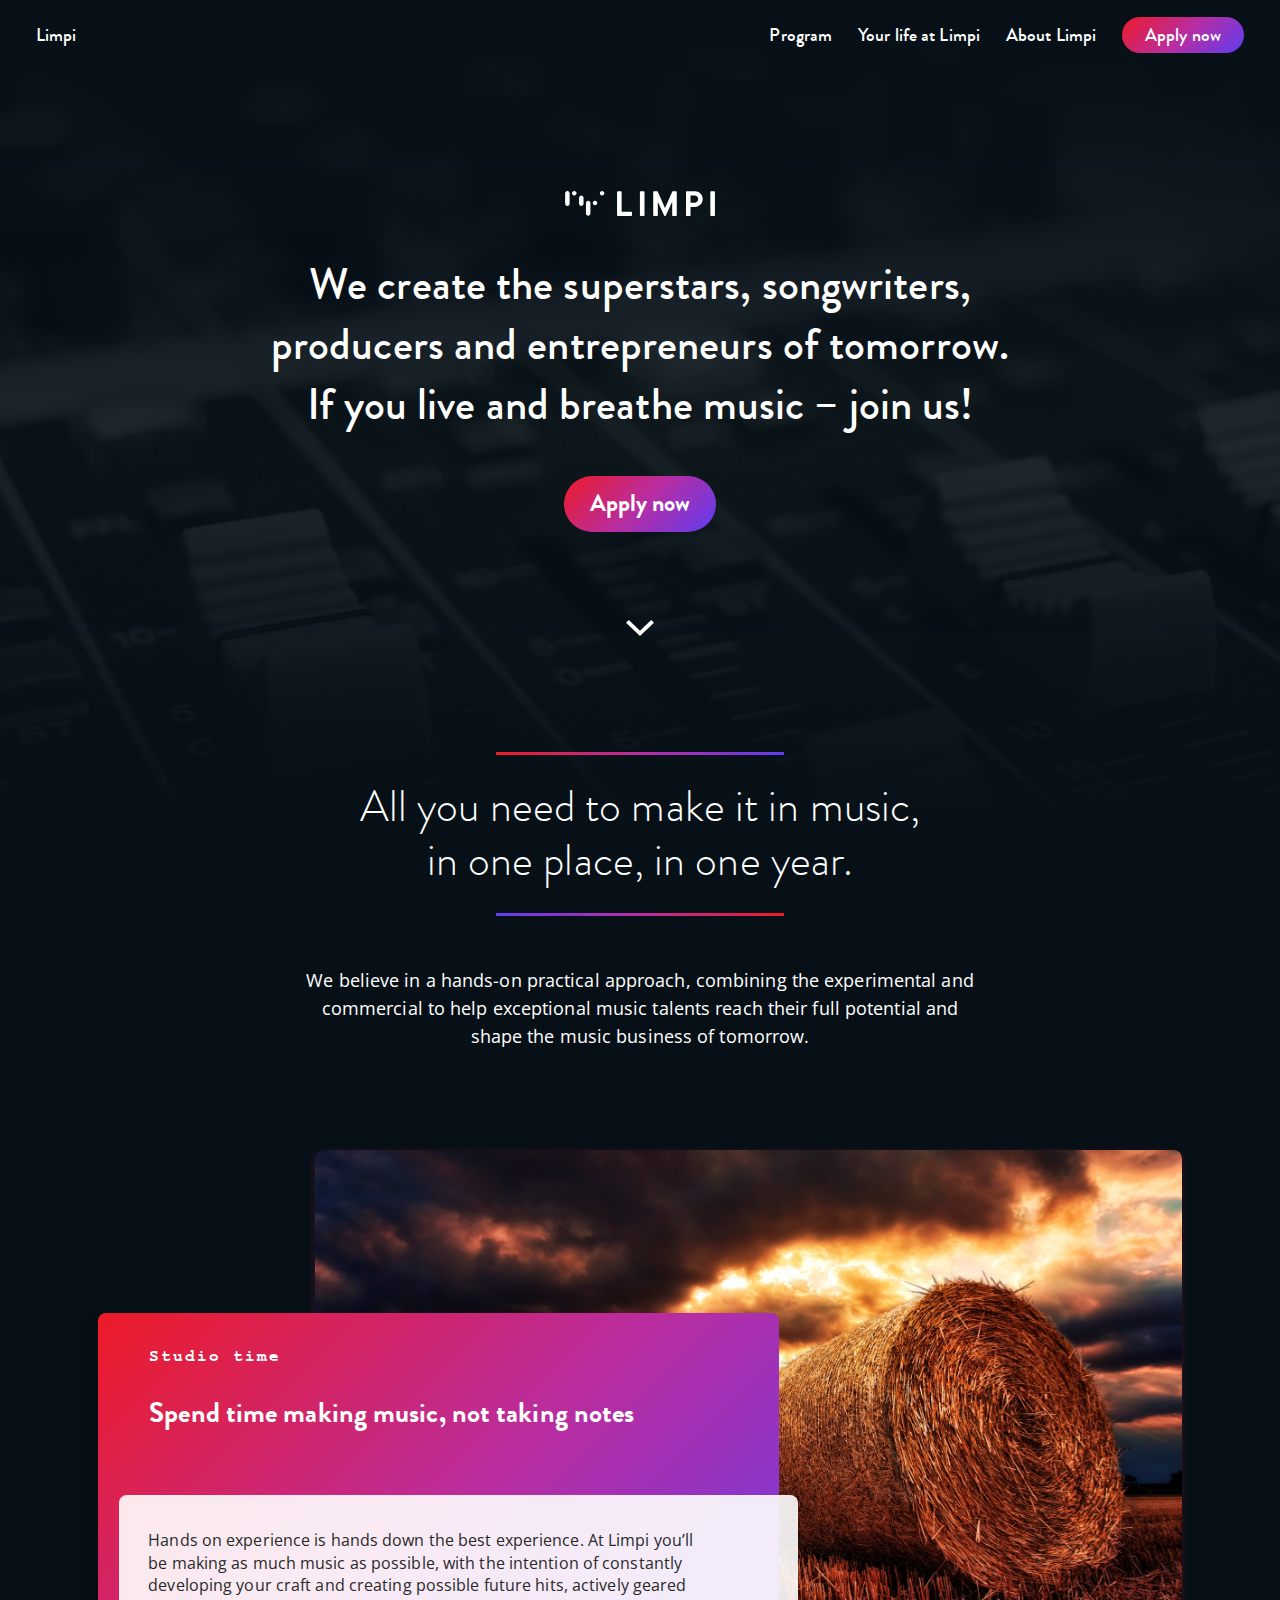
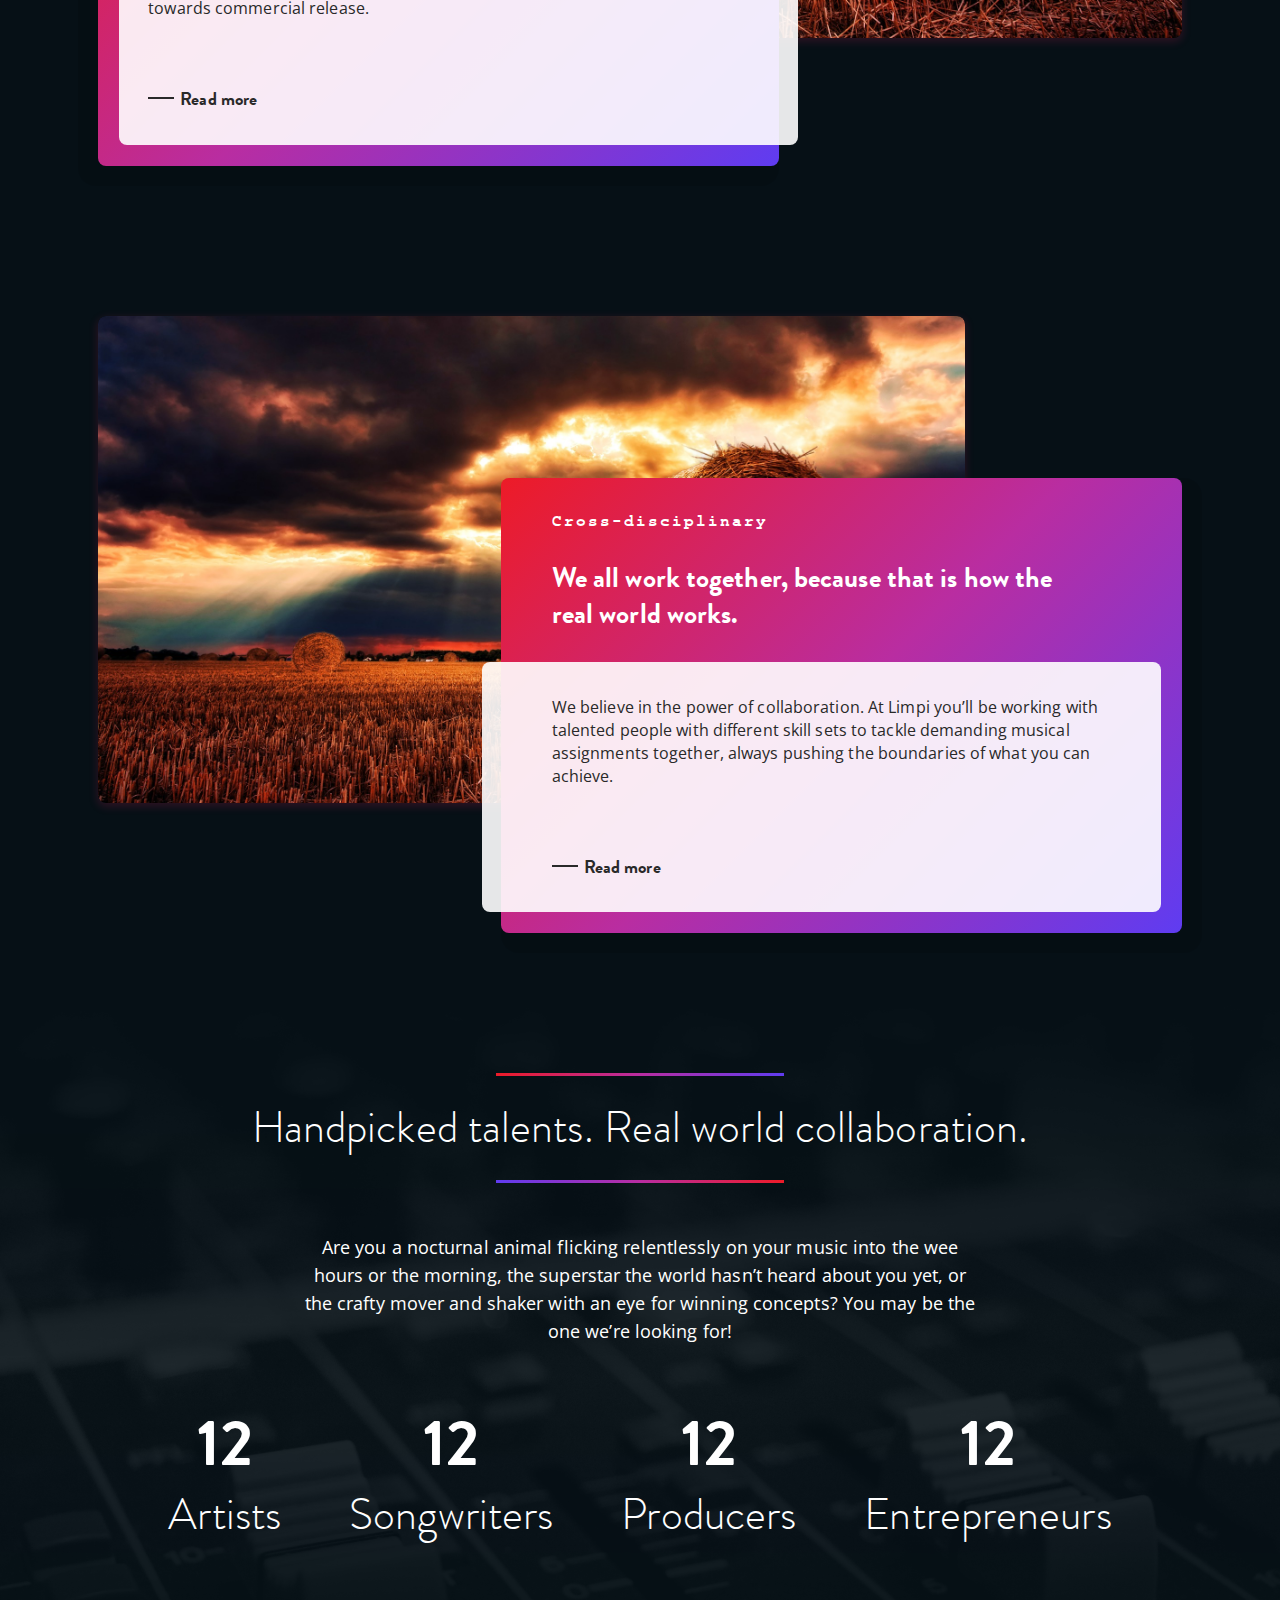
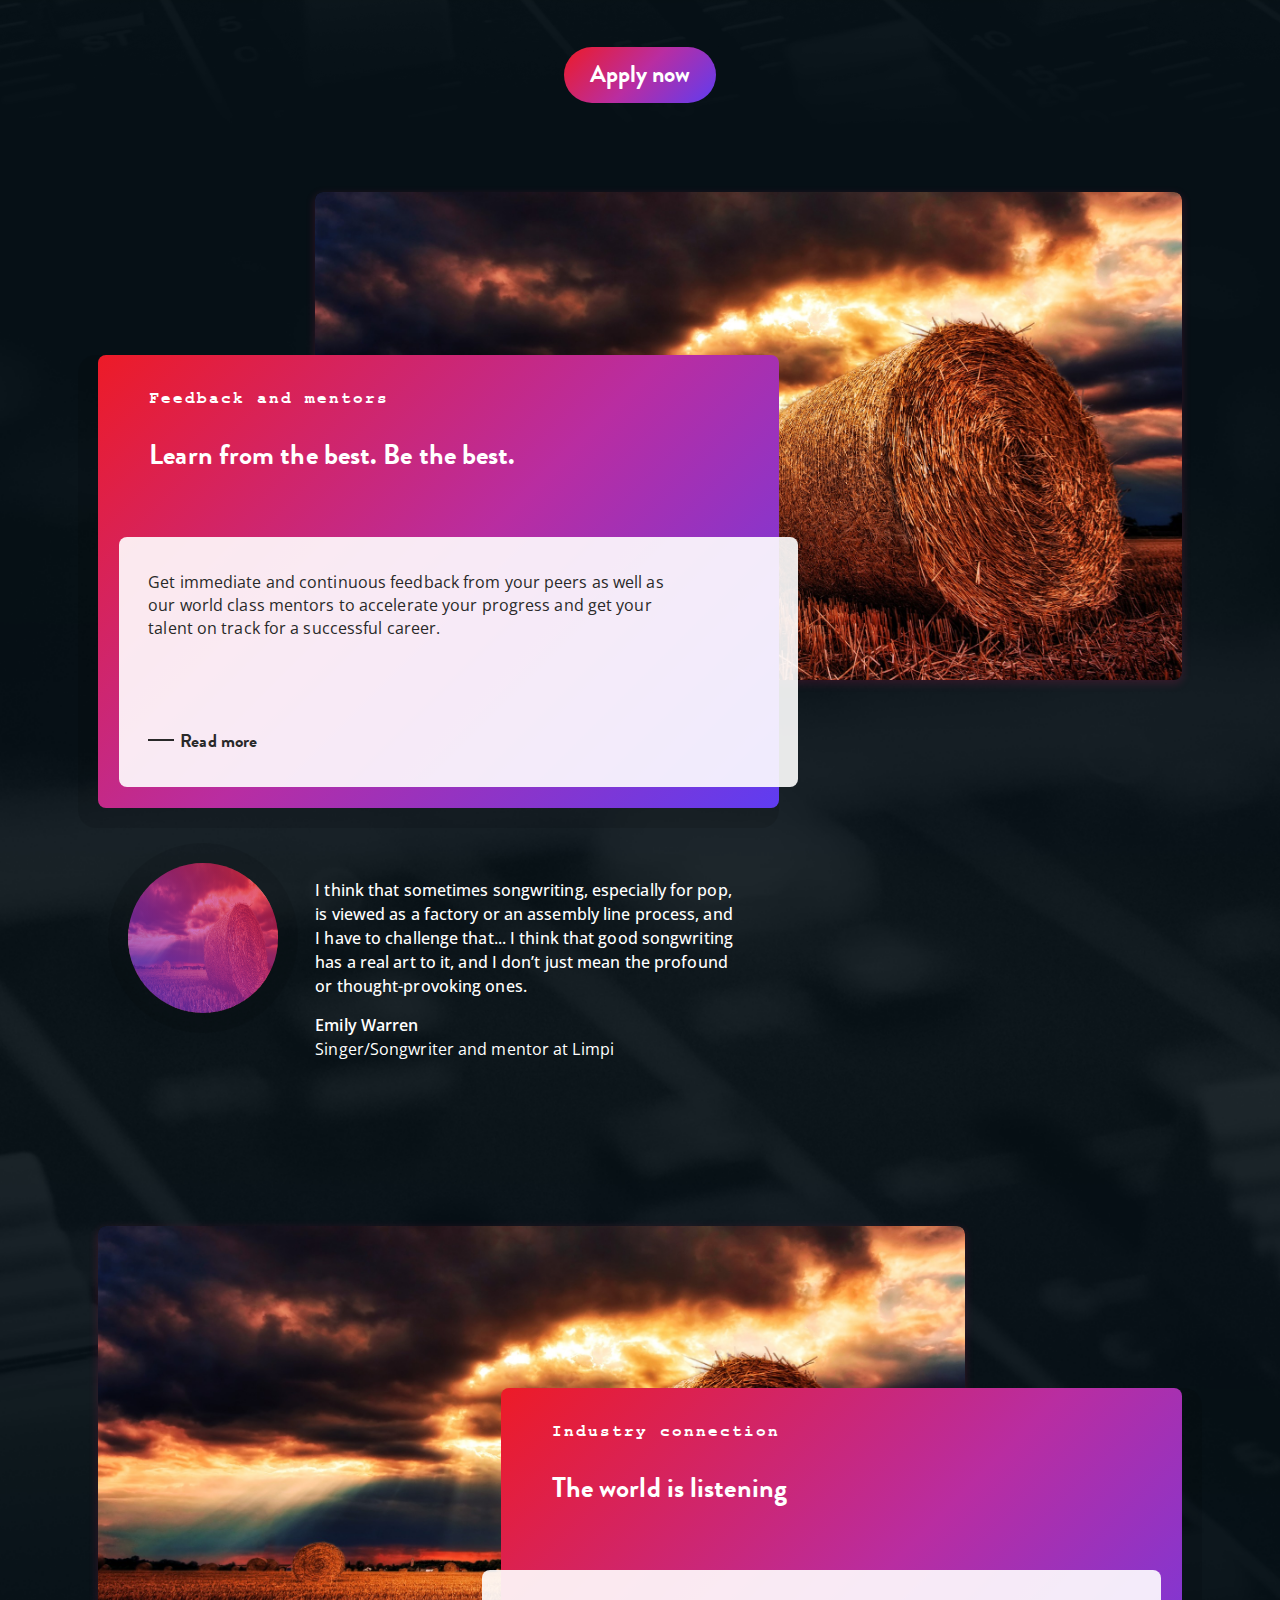
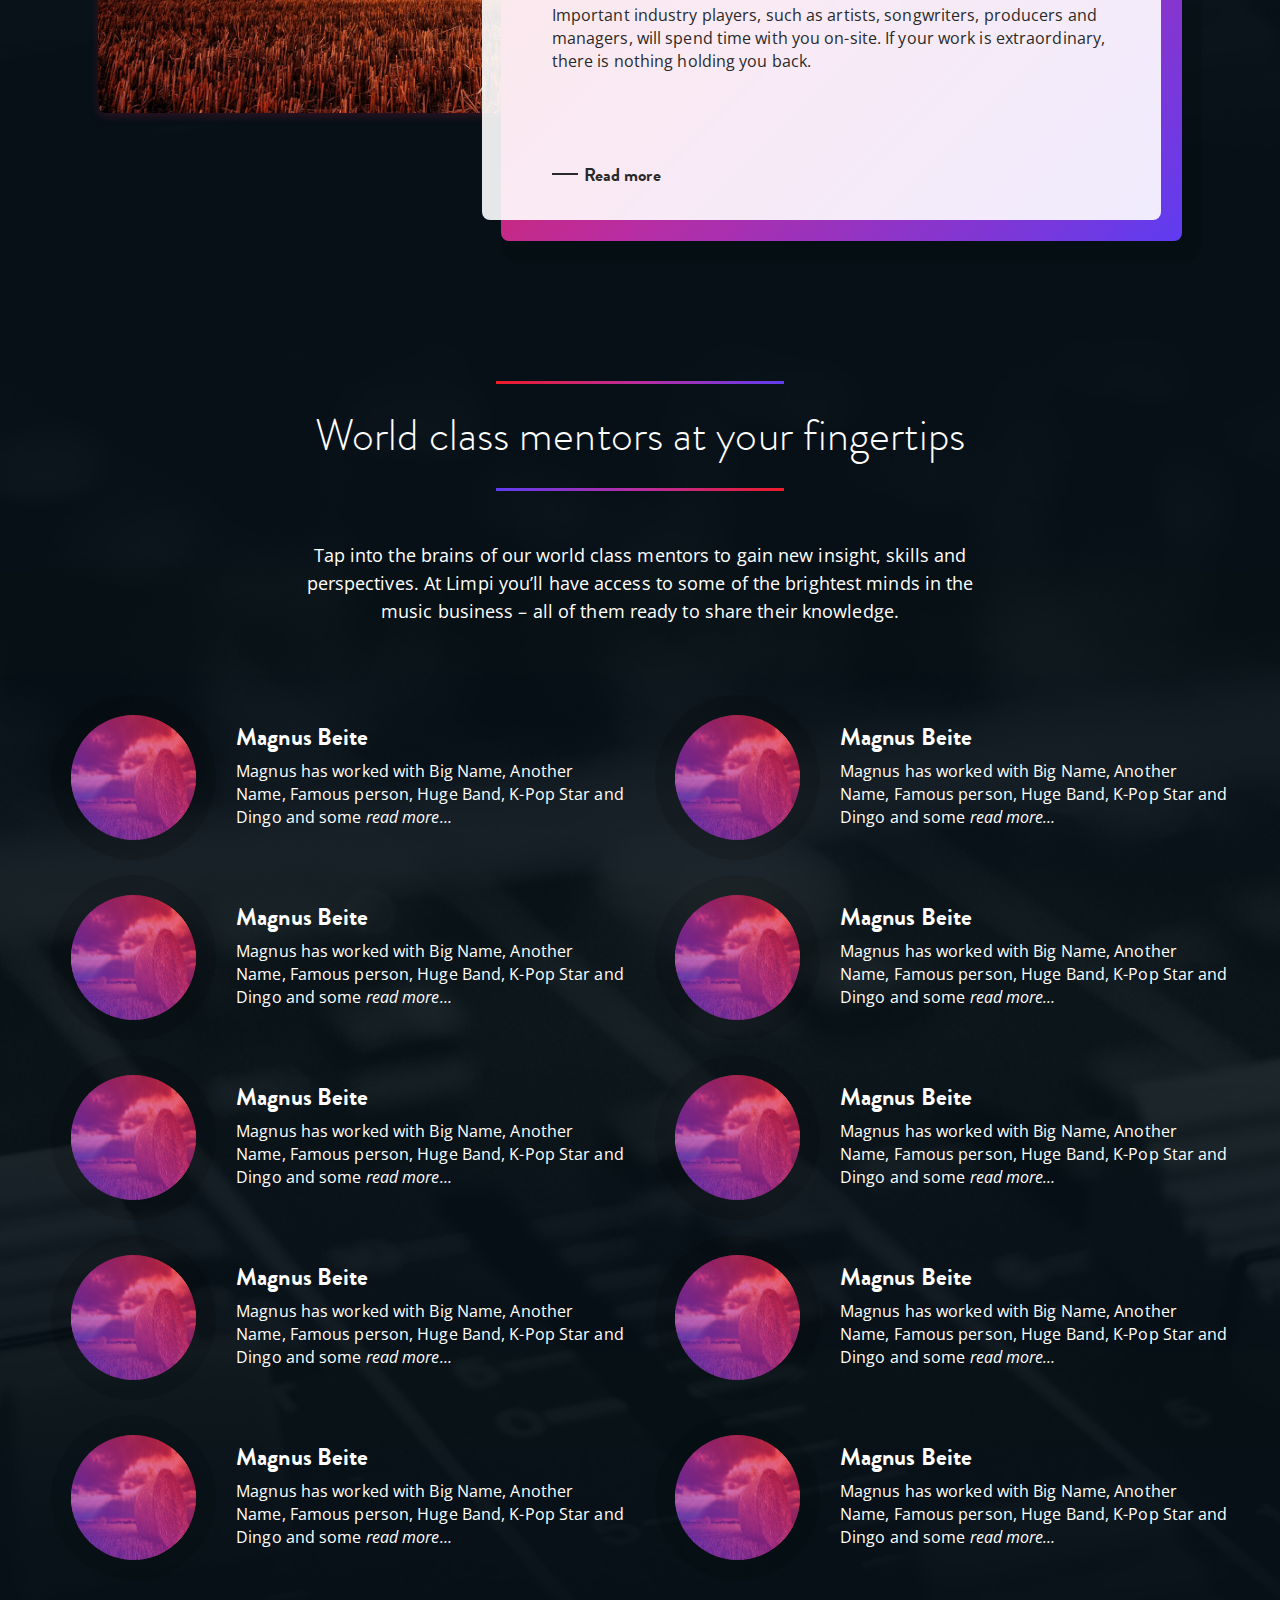
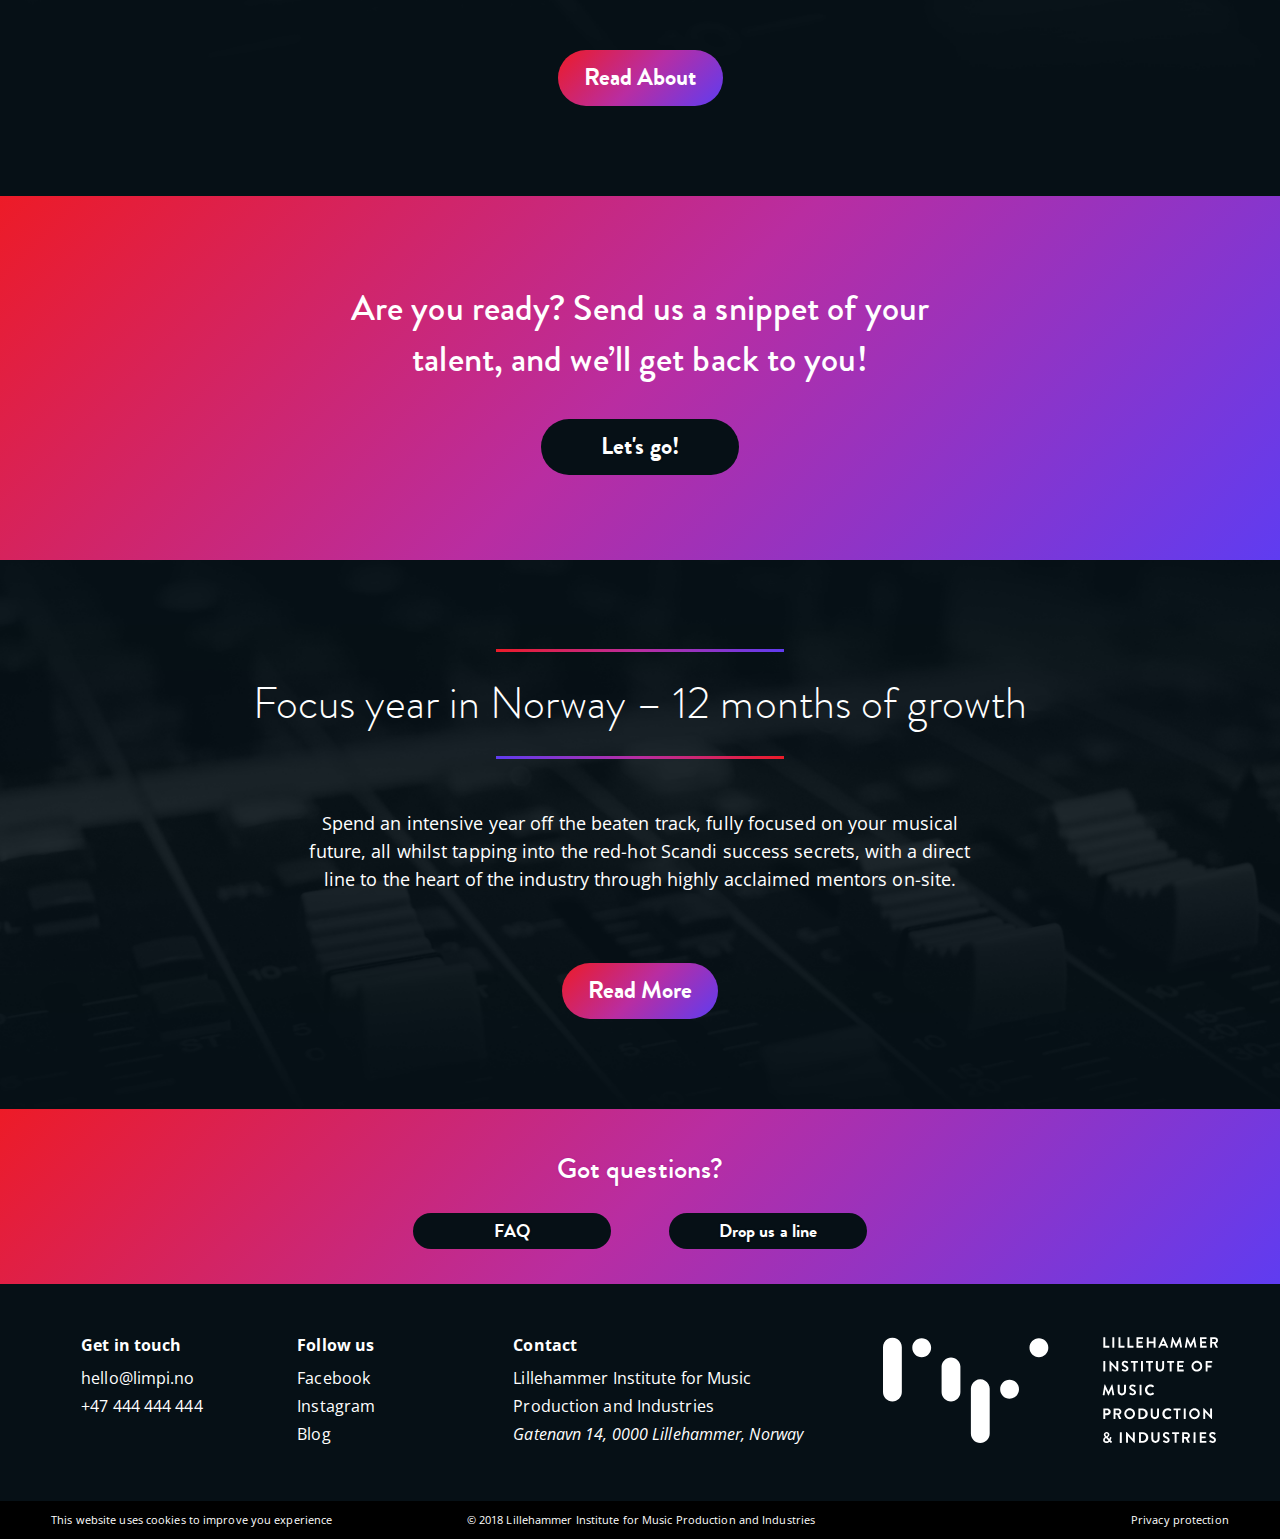
<file: index.html>
<!DOCTYPE html>

<html lang="en">
<head>
	<meta charset="utf-8">
	<title>Limpi</title>
    <meta http-equiv="X-UA-Compatible" content="IE=edge">
    <meta content="width=device-width, initial-scale=1" name="viewport" />
    <!-- css -->
	<link href="css/bootstrap.min.css" rel="stylesheet" />
	<link rel='stylesheet' href='css/style.css' />

	<!-- font -->
	<link href="https://fonts.googleapis.com/css?family=Open+Sans:400,400i,700" rel="stylesheet">

	<!-- favicon -->
	<link rel="apple-touch-icon" sizes="57x57" href="images/favicon/apple-icon-57x57.png">
	<link rel="apple-touch-icon" sizes="60x60" href="images/favicon/apple-icon-60x60.png">
	<link rel="apple-touch-icon" sizes="72x72" href="images/favicon/apple-icon-72x72.png">
	<link rel="apple-touch-icon" sizes="76x76" href="images/favicon/apple-icon-76x76.png">
	<link rel="apple-touch-icon" sizes="114x114" href="images/favicon/apple-icon-114x114.png">
	<link rel="apple-touch-icon" sizes="120x120" href="images/favicon/apple-icon-120x120.png">
	<link rel="apple-touch-icon" sizes="144x144" href="images/favicon/apple-icon-144x144.png">
	<link rel="apple-touch-icon" sizes="152x152" href="images/favicon/apple-icon-152x152.png">
	<link rel="apple-touch-icon" sizes="180x180" href="images/favicon/apple-icon-180x180.png">
	<link rel="icon" type="image/png" sizes="192x192"  href="images/favicon/android-icon-192x192.png">
	<link rel="icon" type="image/png" sizes="32x32" href="images/favicon/favicon-32x32.png">
	<link rel="icon" type="image/png" sizes="96x96" href="images/favicon/favicon-96x96.png">
	<link rel="icon" type="image/png" sizes="16x16" href="images/favicon/favicon-16x16.png">
	<link rel="manifest" href="images/favicon/manifest.json">
	<meta name="msapplication-TileColor" content="#ffffff">
	<meta name="msapplication-TileImage" content="images/favicon/ms-icon-144x144.png">
	<meta name="theme-color" content="#ffffff">
	
</head>

<body class="bg-body">


<div class="wrapper">

	<div class="wrapper-content">
		<header class="bs-docs-nav navbar navbar-static-top">
			<div class="navbar-header"> 				
				<button aria-controls="bs-navbar" aria-expanded="false" class="collapsed navbar-toggle" data-target="#bs-navbar" data-toggle="collapse" type="button">
					<span class="icon-bar sw-topper"></span> 
					<span class="icon-bar sw-bottom"></span> 
					<span class="icon-bar sw-footer"></span> 
				</button> 
				<a href="make-us-listen.html" class="mob-btn-header btn btn-sm gradient-left-right">Apply now</a>
				<a href="index.html" class="navbar-brand logo"><span>Limpi</span></a> 
			</div>
			<nav class="collapse navbar-collapse" id="bs-navbar">
				<ul class="nav navbar-nav navbar-right"> 
					<li>
						<a href="program.html">Program</a>
					</li> 
					<li>
						<a href="your-life-at-limpi.html">Your life at Limpi</a>
					</li> 
					<li>
						<a href="faq.html">About Limpi</a>
					</li> 
					<li class="web-btn-header">
						<a href="make-us-listen.html" class="btn btn-sm gradient-left-right">Apply now</a>
					</li>					
				</ul>
			</nav>
		</header>	<!-- header END -->

		<div class="content">

			<div class="container-fluid top-block text-center">
				<a href="" class="logo"> <img src="images/svg/logo.svg" alt="logo"></a> 
				<h1 class="title-container">We create the superstars, songwriters, producers and entrepreneurs of tomorrow. If you live and breathe music – join us!</h1>				
				<a href="make-us-listen.html" class="btn btn-lg gradient-left-right">
				  	Apply now
				</a>
				<a href="#content-home" class="link-icon">				  	
				</a>
			</div> <!-- container-fluid END -->


			<div id="content-home">

				<div class="container-fluid">


					<h2 class="panel-title margin-bottom-lg title-border">All you need to make it in music, <br> in one place, in one year.</h2>
					<p class="txt-lg min-width-txt">We believe in a hands-on practical approach, combining the experimental and commercial to help exceptional music talents reach their full potential and shape the music business of tomorrow.</p>

					<div class="margin-bottom-mob clearfix">
						<div class="container-fluid block-responsive block-responsive-left clearfix" id="Studio">
							<div class="block-responsive-img">
								<img src="images/nature.jpg">
							</div>
							<div class="all-block-responsive">
								<div class="block-responsive-txt gradient-left-right">
									<div class="block-responsive-header">
										<span>Studio time</span>
										<h3>Spend time making music, not taking notes</h3>
									</div>
									<div class="block-responsive-body">
										<p>
											Hands on experience is hands down the best experience. At Limpi you’ll be making as much music as possible, with the intention of constantly developing your craft and creating possible future hits, actively geared towards commercial release.
										</p>
										<p>
											<a href="program.html" class="link-read-more">Read more</a>
										</p>						 
									</div>
								</div>
							</div>
						</div>	
						<div class="container-fluid block-responsive block-responsive-right clearfix" id="Time">
							<div class="block-responsive-img">
								<img src="images/nature.jpg">
							</div>
							<div class="all-block-responsive">
								<div class="block-responsive-txt gradient-left-right">
									<div class="block-responsive-header">
										<span>Cross-disciplinary</span>
										<h3>We all work together, because that is how the real world works.</h3>
									</div>
									<div class="block-responsive-body">
										<p>
											We believe in the power of collaboration. At Limpi you’ll be working with talented people with different skill sets to tackle demanding musical assignments together, always pushing the boundaries of what you can achieve.
										</p>
										<p>
											<a href="program.html" class="link-read-more">Read more</a>
										</p>						 
									</div>
								</div>
							</div>
						</div>			
			
					</div>

				</div> <!-- container-fluid END -->	 			
			</div>


			<div class="content-padding content-bg">
				<div class="container-fluid">

					<h2 class="panel-title margin-bottom-lg title-border">Handpicked talents. Real world collaboration.</h2>
					<p class="txt-lg min-width-txt">Are you a nocturnal animal flicking relentlessly on your music into the wee hours or the morning, the superstar the world hasn’t heard about you yet, or the crafty mover and shaker with an eye for winning concepts? You may be the one we’re looking for!</p>

					<ul class="number-counter list-unstyled text-center">
						<li>
							<span class="number-block">12</span>
							<span class="number-txt">Artists</span>
						</li>
						<li>
							<span class="number-block">12</span>
							<span class="number-txt">Songwriters</span>
						</li>
						<li>
							<span class="number-block">12</span>
							<span class="number-txt">Producers</span>
						</li>
						<li>
							<span class="number-block">12</span>
							<span class="number-txt">Entrepreneurs</span>
						</li>
					</ul>

					<div class="text-center btn-margin-top">
						<a href="make-us-listen.html" class="btn btn-lg gradient-left-right">
						  		Apply now
						</a>
					</div>
				</div>	<!-- container-fluid END --> 			
			</div>



			<div class="content-bg">
				<div class="container-fluid">

					<div class="margin-bottom-mob clearfix">
						<div class="container-fluid block-responsive block-responsive-left clearfix" id="Studio">
							<div class="block-responsive-img">
								<img src="images/nature.jpg">
							</div>
							<div class="all-block-responsive">
								<div class="block-responsive-txt gradient-left-right">
									<div class="block-responsive-header">
										<span>Feedback and mentors</span>
										<h3>Learn from the best. Be the best.</h3>
									</div>
									<div class="block-responsive-body">
										<p>
											Get immediate and continuous feedback from your peers as well as our world class mentors to accelerate your progress and get your talent on track for a successful career.
										</p>
										<p>
											<a href="program.html" class="link-read-more">Read more</a>
										</p>						 
									</div>
								</div>
								<div class="media media-responsive media-lg">
									  <div class="mob-media-body">
									    <p>I think that sometimes songwriting, especially for pop, is viewed as a factory or an assembly line process, and I have to challenge that... I think that good songwriting has a real art to it, and I don’t just mean the profound or thought-provoking ones.</p>
									  </div>
									  <div class="media-left">
										  	<div class="object-shadow">
											    <a href="#">					      
											      <img class="media-object" src="images/nature.jpg">
											    </a>	
										  	</div>
									  </div>
									  <div class="media-body">
									    <h4 class="media-heading">I think that sometimes songwriting, especially for pop, is viewed as a factory or an assembly line process, and I have to challenge that... I think that good songwriting has a real art to it, and I don’t just mean the profound or thought-provoking ones.</h4>
									    <p>
									    	<span>Emily Warren</span>
									    	Singer/Songwriter and mentor at Limpi
									    </p>
									  </div>
								</div>
							</div>
						</div>	
						<div class="container-fluid block-responsive block-responsive-right clearfix" >
							<div class="block-responsive-img">
								<img src="images/nature.jpg">
							</div>
							<div class="all-block-responsive">
								<div class="block-responsive-txt gradient-left-right">
									<div class="block-responsive-header">
										<span>Industry connection</span>
										<h3>The world is listening</h3>
									</div>
									<div class="block-responsive-body">
										<p>
											Important industry players, such as artists, songwriters, producers and managers, will spend time with you on-site. If your work is extraordinary, there is nothing holding you back.
										</p>
										<p>
											<a href="program.html" class="link-read-more">Read more</a>
										</p>						 
									</div>
								</div>
							</div>
						</div>			
			
					</div>

				</div>	<!-- container-fluid END -->			
			</div>


			<div class="content-padding content-bg">
				<div class="container-fluid">

					<h2 class="panel-title margin-bottom-lg title-border">World class mentors at your fingertips</h2>
					<p class="txt-lg min-width-txt">Tap into the brains of our world class mentors to gain new insight, skills and perspectives. At Limpi you’ll have access to some of the brightest minds in the music business – all of them ready to share their knowledge.</p>

					<div class="row btn-margin-top">
						<div class="col-md-6 col-sm-6">
							<div class="media media-responsive media-normal">
								  <div class="media-left">
									  	<div class="object-shadow">
										    <a href="#">					      
										      <img class="media-object" src="images/nature.jpg">
										    </a>	
									  	</div>
								  </div>
								  <div class="media-body">
								    <h3 class="title-object">Magnus Beite</h3>
								    <p>
								    	Magnus has worked with Big Name, Another Name, Famous person, Huge Band, K-Pop Star and Dingo and some <a href="">read more…</a>
								    </p>
								  </div>
							</div>
							<div class="media media-responsive media-normal">
								  <div class="media-left">
									  	<div class="object-shadow">
										    <a href="#">					      
										      <img class="media-object" src="images/nature.jpg">
										    </a>	
									  	</div>
								  </div>
								  <div class="media-body">
								    <h3 class="title-object">Magnus Beite</h3>
								    <p>
								    	Magnus has worked with Big Name, Another Name, Famous person, Huge Band, K-Pop Star and Dingo and some <a href="">read more…</a>
								    </p>
								  </div>
							</div>
							<div class="media media-responsive media-normal">
								  <div class="media-left">
									  	<div class="object-shadow">
										    <a href="#">					      
										      <img class="media-object" src="images/nature.jpg">
										    </a>	
									  	</div>
								  </div>
								  <div class="media-body">
								    <h3 class="title-object">Magnus Beite</h3>
								    <p>
								    	Magnus has worked with Big Name, Another Name, Famous person, Huge Band, K-Pop Star and Dingo and some <a href="">read more…</a>
								    </p>
								  </div>
							</div>
							<div class="media media-responsive media-normal">
								  <div class="media-left">
									  	<div class="object-shadow">
										    <a href="#">					      
										      <img class="media-object" src="images/nature.jpg">
										    </a>	
									  	</div>
								  </div>
								  <div class="media-body">
								    <h3 class="title-object">Magnus Beite</h3>
								    <p>
								    	Magnus has worked with Big Name, Another Name, Famous person, Huge Band, K-Pop Star and Dingo and some <a href="">read more…</a>
								    </p>
								  </div>
							</div>
							<div class="media media-responsive media-normal">
								  <div class="media-left">
									  	<div class="object-shadow">
										    <a href="#">					      
										      <img class="media-object" src="images/nature.jpg">
										    </a>	
									  	</div>
								  </div>
								  <div class="media-body">
								    <h3 class="title-object">Magnus Beite</h3>
								    <p>
								    	Magnus has worked with Big Name, Another Name, Famous person, Huge Band, K-Pop Star and Dingo and some <a href="">read more…</a>
								    </p>
								  </div>
							</div>
						</div>
						<div class="col-md-6 col-sm-6">
							<div class="media media-responsive media-normal">
								  <div class="media-left">
									  	<div class="object-shadow">
										    <a href="#">					      
										      <img class="media-object" src="images/nature.jpg">
										    </a>	
									  	</div>
								  </div>
								  <div class="media-body">
								    <h3 class="title-object">Magnus Beite</h3>
								    <p>
								    	Magnus has worked with Big Name, Another Name, Famous person, Huge Band, K-Pop Star and Dingo and some <a href="">read more…</a>
								    </p>
								  </div>
							</div>
							<div class="media media-responsive media-normal">
								  <div class="media-left">
									  	<div class="object-shadow">
										    <a href="#">					      
										      <img class="media-object" src="images/nature.jpg">
										    </a>	
									  	</div>
								  </div>
								  <div class="media-body">
								    <h3 class="title-object">Magnus Beite</h3>
								    <p>
								    	Magnus has worked with Big Name, Another Name, Famous person, Huge Band, K-Pop Star and Dingo and some <a href="">read more…</a>
								    </p>
								  </div>
							</div>
							<div class="media media-responsive media-normal">
								  <div class="media-left">
									  	<div class="object-shadow">
										    <a href="#">					      
										      <img class="media-object" src="images/nature.jpg">
										    </a>	
									  	</div>
								  </div>
								  <div class="media-body">
								    <h3 class="title-object">Magnus Beite</h3>
								    <p>
								    	Magnus has worked with Big Name, Another Name, Famous person, Huge Band, K-Pop Star and Dingo and some <a href="">read more…</a>
								    </p>
								  </div>
							</div>
							<div class="media media-responsive media-normal">
								  <div class="media-left">
									  	<div class="object-shadow">
										    <a href="#">					      
										      <img class="media-object" src="images/nature.jpg">
										    </a>	
									  	</div>
								  </div>
								  <div class="media-body">
								    <h3 class="title-object">Magnus Beite</h3>
								    <p>
								    	Magnus has worked with Big Name, Another Name, Famous person, Huge Band, K-Pop Star and Dingo and some <a href="">read more…</a>
								    </p>
								  </div>
							</div>
							<div class="media media-responsive media-normal">
								  <div class="media-left">
									  	<div class="object-shadow">
										    <a href="#">					      
										      <img class="media-object" src="images/nature.jpg">
										    </a>	
									  	</div>
								  </div>
								  <div class="media-body">
								    <h3 class="title-object">Magnus Beite</h3>
								    <p>
								    	Magnus has worked with Big Name, Another Name, Famous person, Huge Band, K-Pop Star and Dingo and some <a href="">read more…</a>
								    </p>
								  </div>
							</div>
						</div>
					</div>
					<div class="text-center btn-margin-top">
						<a href="program.html" class="btn btn-lg gradient-left-right">
						  		Read About
						</a>
					</div>
				</div>	<!-- container-fluid END --> 			
			</div>

			<div class="container-fluid block-question-lg text-center gradient-left-right">
				<h3 class="title-h3-lg">Are you ready? Send us a snippet of your talent, and we’ll get back to you!</h3>
				<ul class="list-inline-block">
					<li>					
						<a href="make-us-listen.html" class="btn btn-sit-default btn-lg btn-min-width">Let's go!</a>
					</li>
				</ul>
			</div> <!-- container-fluid END -->
			<div class="content-padding content-bg">
				<div class="container-fluid">

					<h2 class="panel-title margin-bottom-lg title-border">Focus year in Norway – 12 months of growth</h2>
					<p class="txt-lg min-width-txt">Spend an intensive year off the beaten track, fully focused on your musical future, all whilst tapping into the red-hot Scandi success secrets, with a direct line to the heart of the industry through highly acclaimed mentors on-site.</p>

					<div class="text-center btn-margin-top">
						<a href="your-life-at-limpi.html" class="btn btn-lg gradient-left-right">
						  		Read More
						</a>
					</div>
				</div> <!-- container-fluid END -->				
			</div>

		</div> <!-- Content END -->

	</div><!-- wrapper-content END -->		


	<div class="footer">
		<div class="container-fluid block-question text-center gradient-left-right">
			<h3 class="title-h3">Got questions?</h3>
			<ul class="list-inline-block">
				<li>					
					<a href="faq.html" class="btn btn-sit-default btn-sm btn-min-width">FAQ</a>
				</li>
				<li>
					<a href="" class="btn btn-sit-default btn-sm btn-min-width">Drop us a line</a>
				</li>
			</ul>
		</div>
		<div class="container-fluid bg-default">
			<ul class="list-footer list-unstyled">
				<li>
					<h4>Get in touch</h4>
					<ul class="list-unstyled">
						<li>
							<a href="mailto:hello@limpi.no">hello@limpi.no</a>							
						</li>
						<li>
							<span>+47 444 444 444</span>
						</li>
					</ul>
				</li>

				<li>
					<h4>Follow us</h4>
					<ul class="list-unstyled">
						<li>
							<a href="">Facebook</a>							
						</li>
						<li>
							<a href="">Instagram</a>
						</li>
						<li>
							<a href="">Blog</a>
						</li>
					</ul>
				</li>

				<li class="list-lg">
					<h4>Contact</h4>
					<ul class="span-block list-unstyled">
						<li>
							<span>Lillehammer Institute for Music</span>
							<span>Production and Industries</span>
							<span class="txt-italic">Gatenavn 14, 0000 Lillehammer, Norway</span>							
						</li>
					</ul>
				</li>

				<li class="logo-footer">					
					<a href=""><img src="images/svg/logo-full-horizontal-white.svg"></a>					
				</li>

			</ul>
		</div>
		<div class="container-fluid footer-copyright bg-black">
			<ul class="nav nav-pills nav-justified">
				<li class="mob-txt">
					&copy; 2018 Lillehammer Institute for Music Production and Industries
				</li>
				<li>
					This website uses cookies to improve you experience
				</li>
				<li class="web-txt copy-txt">
					&copy; 2018 Lillehammer Institute for Music Production and Industries
				</li>
				<li>
					<a href="privacy-policy.html">Privacy protection</a>
				</li>
			</ul>
		</div>
	</div><!-- Footer END -->
	
</div><!-- wrapper END -->


	
		<!-- Javascripts -->
		<script type="text/javascript" src="https://ajax.googleapis.com/ajax/libs/jquery/1.12.4/jquery.min.js"></script> 
		<script type="text/javascript" src="js/bootstrap.min.js"></script> 


	</body>
</html>
</file>
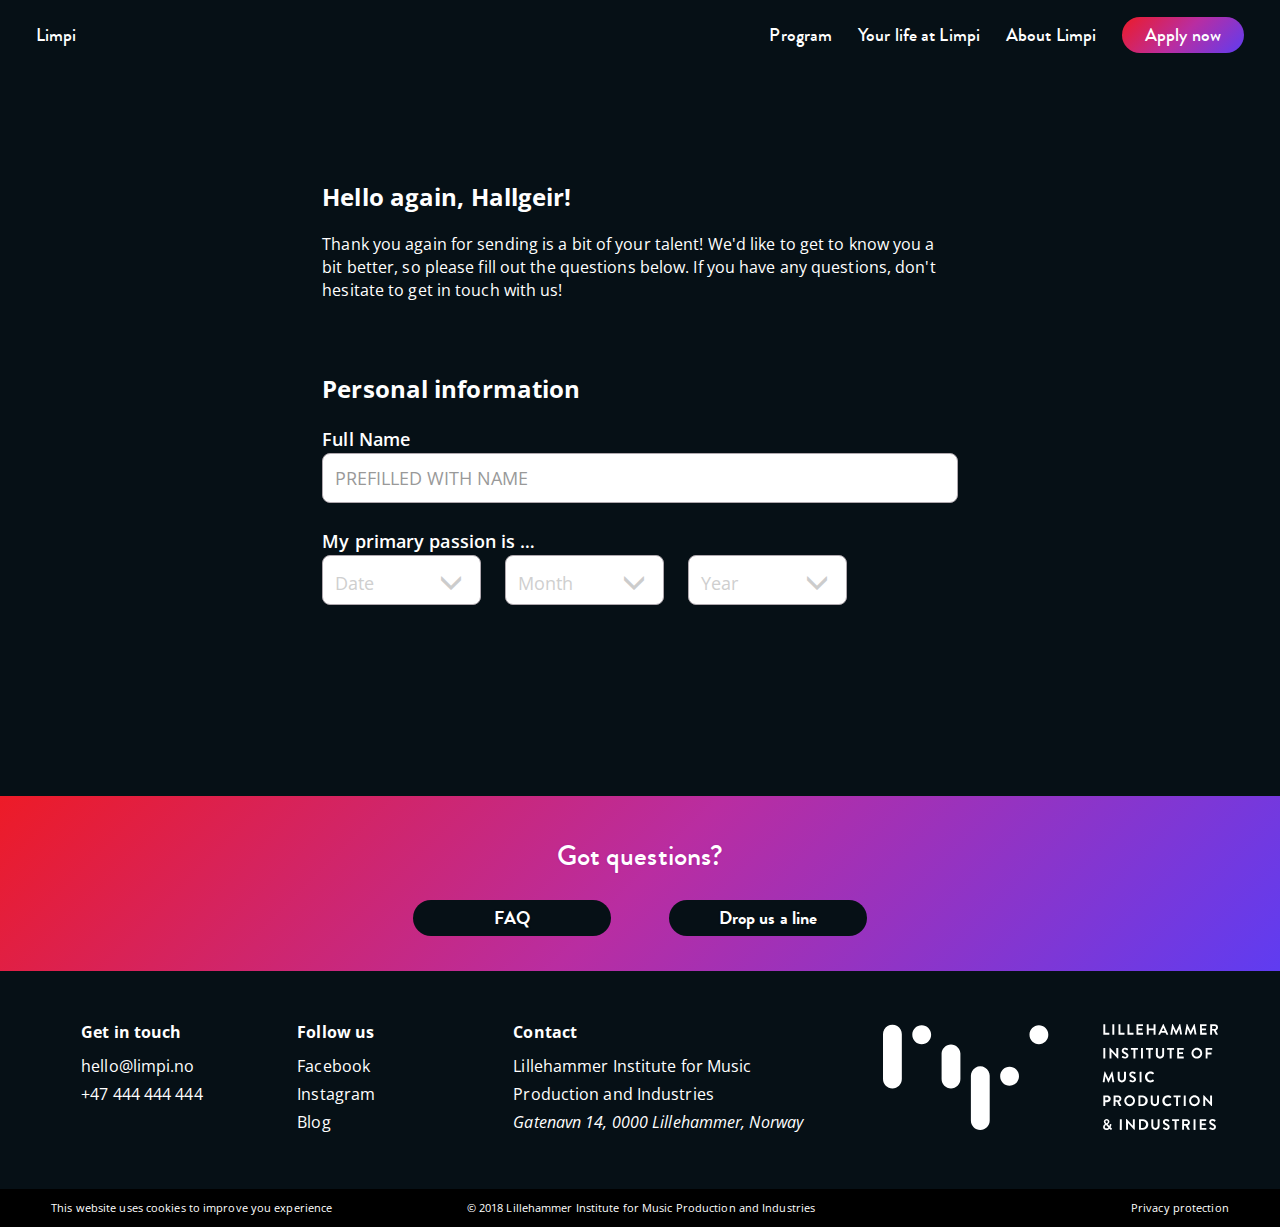
<file: aplly-txt.html>
<!DOCTYPE html>

<html lang="en">
<head>
	<meta charset="utf-8">
	<title>Limpi</title>
    <meta http-equiv="X-UA-Compatible" content="IE=edge">
    <meta content="width=device-width, initial-scale=1" name="viewport" />
    <!-- css -->
	<link href="css/bootstrap.min.css" rel="stylesheet" />
	<link rel='stylesheet' href='css/style.css' />

	<!-- font -->
	<link href="https://fonts.googleapis.com/css?family=Open+Sans:400,400i,700" rel="stylesheet">

	<!-- favicon -->
	<link rel="apple-touch-icon" sizes="57x57" href="images/favicon/apple-icon-57x57.png">
	<link rel="apple-touch-icon" sizes="60x60" href="images/favicon/apple-icon-60x60.png">
	<link rel="apple-touch-icon" sizes="72x72" href="images/favicon/apple-icon-72x72.png">
	<link rel="apple-touch-icon" sizes="76x76" href="images/favicon/apple-icon-76x76.png">
	<link rel="apple-touch-icon" sizes="114x114" href="images/favicon/apple-icon-114x114.png">
	<link rel="apple-touch-icon" sizes="120x120" href="images/favicon/apple-icon-120x120.png">
	<link rel="apple-touch-icon" sizes="144x144" href="images/favicon/apple-icon-144x144.png">
	<link rel="apple-touch-icon" sizes="152x152" href="images/favicon/apple-icon-152x152.png">
	<link rel="apple-touch-icon" sizes="180x180" href="images/favicon/apple-icon-180x180.png">
	<link rel="icon" type="image/png" sizes="192x192"  href="images/favicon/android-icon-192x192.png">
	<link rel="icon" type="image/png" sizes="32x32" href="images/favicon/favicon-32x32.png">
	<link rel="icon" type="image/png" sizes="96x96" href="images/favicon/favicon-96x96.png">
	<link rel="icon" type="image/png" sizes="16x16" href="images/favicon/favicon-16x16.png">
	<link rel="manifest" href="images/favicon/manifest.json">
	<meta name="msapplication-TileColor" content="#ffffff">
	<meta name="msapplication-TileImage" content="images/favicon/ms-icon-144x144.png">
	<meta name="theme-color" content="#ffffff">
	
</head>

<body>


<div class="wrapper">

	<div class="wrapper-content">
		<header class="bs-docs-nav navbar navbar-static-top">
			<div class="navbar-header"> 				
				<button aria-controls="bs-navbar" aria-expanded="false" class="collapsed navbar-toggle" data-target="#bs-navbar" data-toggle="collapse" type="button">
					<span class="icon-bar sw-topper"></span> 
					<span class="icon-bar sw-bottom"></span> 
					<span class="icon-bar sw-footer"></span> 
				</button> 
				<a href="make-us-listen.html" class="mob-btn-header btn btn-sm gradient-left-right">Apply now</a>
				<a href="index.html" class="navbar-brand logo"><span>Limpi</span></a> 
			</div>
			<nav class="collapse navbar-collapse" id="bs-navbar">
				<ul class="nav navbar-nav navbar-right"> 
					<li>
						<a href="program.html">Program</a>
					</li> 
					<li>
						<a href="your-life-at-limpi.html">Your life at Limpi</a>
					</li> 
					<li>
						<a href="faq.html">About Limpi</a>
					</li> 
					<li class="web-btn-header">
						<a href="make-us-listen.html" class="btn btn-sm gradient-left-right">Apply now</a>
					</li>					
				</ul>
			</nav>
		</header>	<!-- header END -->

		<div class="content">
			<div class="container txt-container paddingt-txt-container">

				<div class="form-container">
					<h4 class="title-h4">Hello again, Hallgeir!</h4>

					<p>Thank you again for sending is a bit of your talent! We'd like to get to know you a bit better, so please fill out the questions below. If you have any questions, don't hesitate to get in touch with us!</p>	
				</div>

				<div class="form-container">
					<h4 class="title-h4">Personal information</h4>		
				    <div class="form-group">
				    	<label class="form-label">Full Name</label>
						<input type="text" class="form-control" placeholder="PREFILLED WITH NAME">
				    </div>
					    <div class="form-group">
					    	<label class="form-label">My primary passion is …</label>
					    	<div class="dropdown-group">

								<div class="dropdown">
								  <button class="form-control dropdown-toggle" type="button" id="dropdownMenu1" data-toggle="dropdown" aria-haspopup="true" aria-expanded="true">							    
									Date
								    <span class="caret-icon"></span>
								  </button>
								  <ul class="dropdown-menu" aria-labelledby="dropdownMenu1">
								    <li>Action</li>
								    <li>Action</li>
								    <li>Action</li>
								    <li>Action</li>
								  </ul>
								</div>

								<div class="dropdown">
								  <button class="form-control dropdown-toggle" type="button" id="dropdownMenu1" data-toggle="dropdown" aria-haspopup="true" aria-expanded="true">							    
									Month
								    <span class="caret-icon"></span>
								  </button>
								  <ul class="dropdown-menu" aria-labelledby="dropdownMenu1">
								    <li>Action</li>
								    <li>Action</li>
								    <li>Action</li>
								    <li>Action</li>
								  </ul>
								</div>	

								<div class="dropdown">
								  <button class="form-control dropdown-toggle" type="button" id="dropdownMenu1" data-toggle="dropdown" aria-haspopup="true" aria-expanded="true">							    
									Year
								    <span class="caret-icon"></span>
								  </button>
								  <ul class="dropdown-menu" aria-labelledby="dropdownMenu1">
								    <li>Action</li>
								    <li>Action</li>
								    <li>Action</li>
								    <li>Action</li>
								  </ul>
								</div>	

					    	</div>
					    </div>
				</div>
        
                               
                                                 
			</div> <!-- Txt-container END -->
		</div> <!-- Content END -->

	</div><!-- wrapper-content END -->
		


	<div class="footer">
		<div class="container-fluid block-question text-center gradient-left-right">
			<h3 class="title-h3">Got questions?</h3>
			<ul class="list-inline-block">
				<li>					
					<a href="faq.html" class="btn btn-sit-default btn-sm btn-min-width">FAQ</a>
				</li>
				<li>
					<a href="" class="btn btn-sit-default btn-sm btn-min-width">Drop us a line</a>
				</li>
			</ul>
		</div>
		<div class="container-fluid bg-default">
			<ul class="list-footer list-unstyled">
				<li>
					<h4>Get in touch</h4>
					<ul class="list-unstyled">
						<li>
							<a href="mailto:hello@limpi.no">hello@limpi.no</a>							
						</li>
						<li>
							<span>+47 444 444 444</span>
						</li>
					</ul>
				</li>

				<li>
					<h4>Follow us</h4>
					<ul class="list-unstyled">
						<li>
							<a href="">Facebook</a>							
						</li>
						<li>
							<a href="">Instagram</a>
						</li>
						<li>
							<a href="">Blog</a>
						</li>
					</ul>
				</li>

				<li class="list-lg">
					<h4>Contact</h4>
					<ul class="span-block list-unstyled">
						<li>
							<span>Lillehammer Institute for Music</span>
							<span>Production and Industries</span>
							<span class="txt-italic">Gatenavn 14, 0000 Lillehammer, Norway</span>							
						</li>
					</ul>
				</li>

				<li class="logo-footer">					
					<a href="index.html"><img src="images/svg/logo-full-horizontal-white.svg"></a>					
				</li>

			</ul>
		</div>
		<div class="container-fluid footer-copyright bg-black">
			<ul class="nav nav-pills nav-justified">
				<li class="mob-txt">
					&copy; 2018 Lillehammer Institute for Music Production and Industries
				</li>
				<li>
					This website uses cookies to improve you experience
				</li>
				<li class="web-txt copy-txt">
					&copy; 2018 Lillehammer Institute for Music Production and Industries
				</li>
				<li>
					<a href="privacy-policy.html">Privacy protection</a>
				</li>
			</ul>
		</div>
	</div><!-- Footer END -->
	
</div><!-- wrapper END -->


	
		<!-- Javascripts -->
		<script type="text/javascript" src="https://ajax.googleapis.com/ajax/libs/jquery/1.12.4/jquery.min.js"></script> 
		<script type="text/javascript" src="js/bootstrap.min.js"></script> 


	</body>
</html>
</file>
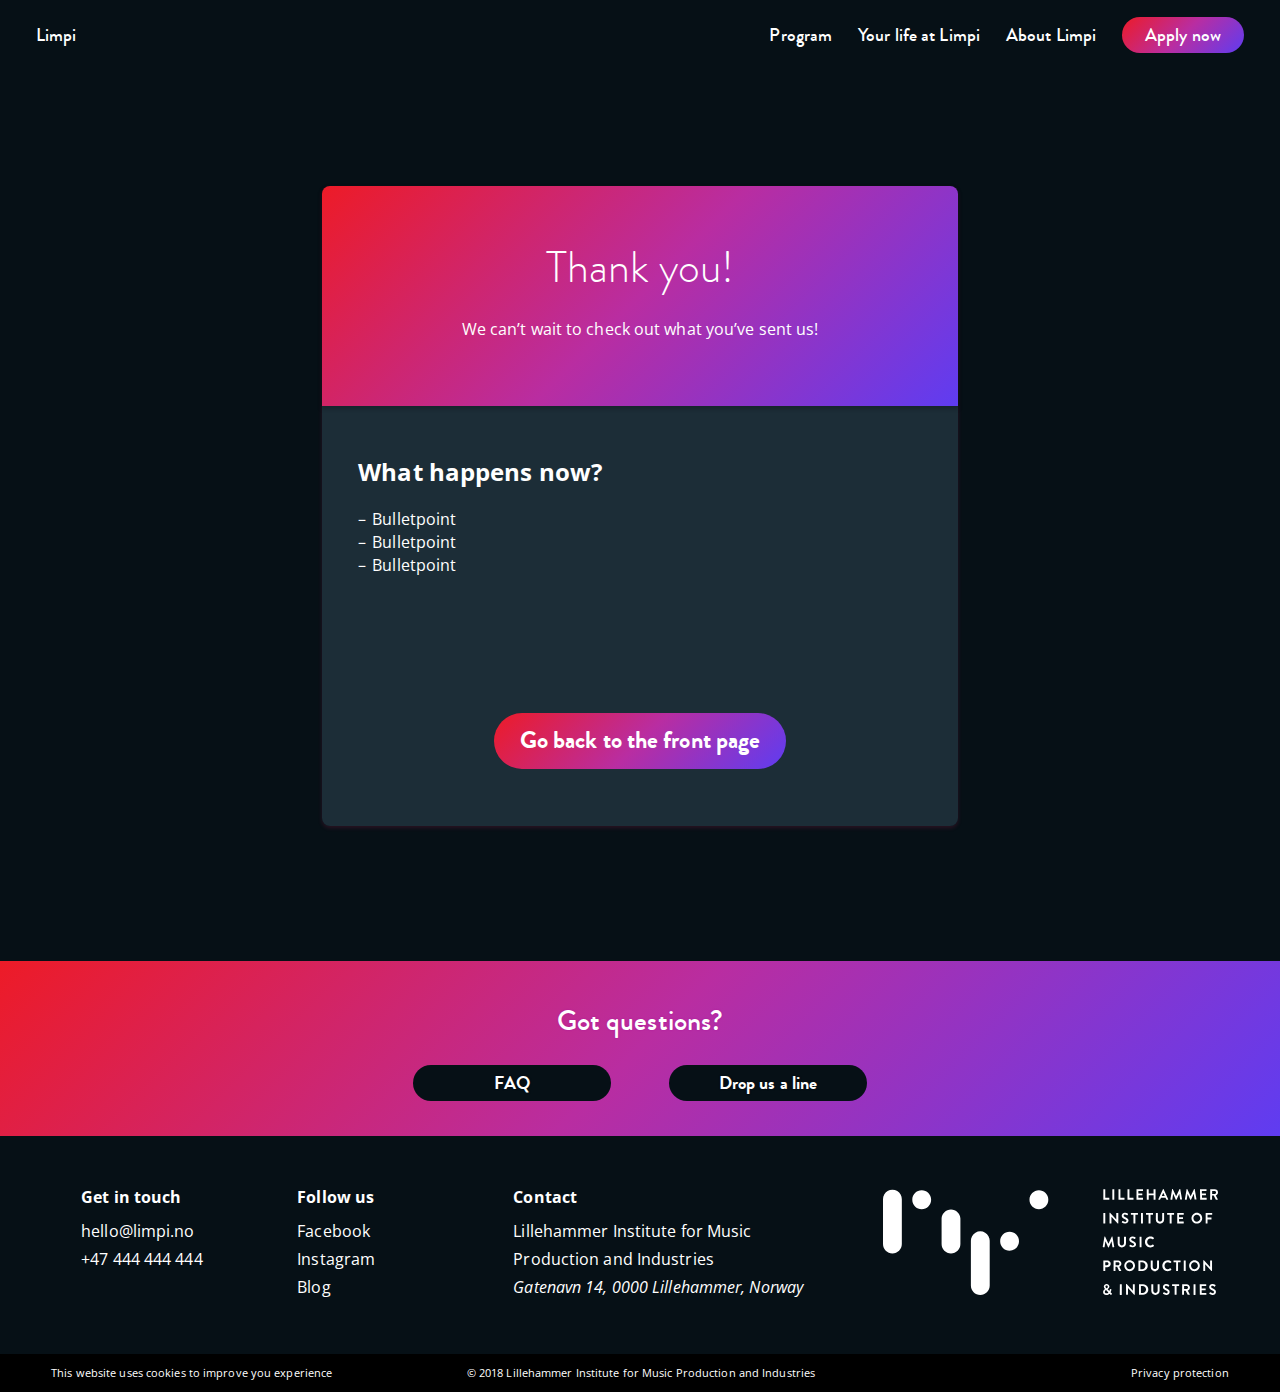
<file: confirmation.html>
<!DOCTYPE html>

<html lang="en">
<head>
	<meta charset="utf-8">
	<title>Limpi</title>
    <meta http-equiv="X-UA-Compatible" content="IE=edge">
    <meta content="width=device-width, initial-scale=1" name="viewport" />
    <!-- css -->
	<link href="css/bootstrap.min.css" rel="stylesheet" />
	<link rel='stylesheet' href='css/style.css' />

	<!-- font -->
	<link href="https://fonts.googleapis.com/css?family=Open+Sans:400,400i,700" rel="stylesheet">

	<!-- favicon -->
	<link rel="apple-touch-icon" sizes="57x57" href="images/favicon/apple-icon-57x57.png">
	<link rel="apple-touch-icon" sizes="60x60" href="images/favicon/apple-icon-60x60.png">
	<link rel="apple-touch-icon" sizes="72x72" href="images/favicon/apple-icon-72x72.png">
	<link rel="apple-touch-icon" sizes="76x76" href="images/favicon/apple-icon-76x76.png">
	<link rel="apple-touch-icon" sizes="114x114" href="images/favicon/apple-icon-114x114.png">
	<link rel="apple-touch-icon" sizes="120x120" href="images/favicon/apple-icon-120x120.png">
	<link rel="apple-touch-icon" sizes="144x144" href="images/favicon/apple-icon-144x144.png">
	<link rel="apple-touch-icon" sizes="152x152" href="images/favicon/apple-icon-152x152.png">
	<link rel="apple-touch-icon" sizes="180x180" href="images/favicon/apple-icon-180x180.png">
	<link rel="icon" type="image/png" sizes="192x192"  href="images/favicon/android-icon-192x192.png">
	<link rel="icon" type="image/png" sizes="32x32" href="images/favicon/favicon-32x32.png">
	<link rel="icon" type="image/png" sizes="96x96" href="images/favicon/favicon-96x96.png">
	<link rel="icon" type="image/png" sizes="16x16" href="images/favicon/favicon-16x16.png">
	<link rel="manifest" href="images/favicon/manifest.json">
	<meta name="msapplication-TileColor" content="#ffffff">
	<meta name="msapplication-TileImage" content="images/favicon/ms-icon-144x144.png">
	<meta name="theme-color" content="#ffffff">
	
</head>


<body>


<div class="wrapper">

	<div class="wrapper-content">
		<header class="bs-docs-nav navbar navbar-static-top">
			<div class="navbar-header"> 				
				<button aria-controls="bs-navbar" aria-expanded="false" class="collapsed navbar-toggle" data-target="#bs-navbar" data-toggle="collapse" type="button">
					<span class="icon-bar sw-topper"></span> 
					<span class="icon-bar sw-bottom"></span> 
					<span class="icon-bar sw-footer"></span> 
				</button> 
				<a href="make-us-listen.html" class="mob-btn-header btn btn-sm gradient-left-right">Apply now</a>
				<a href="index.html" class="navbar-brand logo"><span>Limpi</span></a> 
			</div>
			<nav class="collapse navbar-collapse" id="bs-navbar">
				<ul class="nav navbar-nav navbar-right"> 
					<li>
						<a href="program.html">Program</a>
					</li> 
					<li>
						<a href="your-life-at-limpi.html">Your life at Limpi</a>
					</li> 
					<li>
						<a href="faq.html">About Limpi</a>
					</li> 
					<li class="web-btn-header">
						<a href="make-us-listen.html" class="btn btn-sm gradient-left-right">Apply now</a>
					</li>					
				</ul>
			</nav>
		</header>	<!-- header END -->

		<div class="content">
			<div class="container txt-container paddingt-txt-container">

				<div class="panel panel-gradient">
				  <div class="panel-heading gradient-left-right text-center">
				    <h3 class="panel-title">Thank you!</h3>
				    <p>We can’t wait to check out what you’ve sent us!</p>
				  </div>
				  <div class="panel-body">
				    <h4>What happens now?</h4>
				    <ul class="list-dash">
				    	<li>
				    		Bulletpoint
				    	</li>
				    	<li>
				    		Bulletpoint
				    	</li>
				    	<li>
				    		Bulletpoint
				    	</li>
				    </ul>
				  </div>
				  <div class="panel-footer text-center">
				  	<a href="index.html" class="btn btn-lg gradient-left-right">
				  		Go back to the front page
				  	</a>
				  </div>
				</div>                             
                                                 
			</div> <!-- Txt-container END -->
		</div> <!-- Content END -->

	</div><!-- wrapper-content END -->
		


	<div class="footer">
		<div class="container-fluid block-question text-center gradient-left-right">
			<h3 class="title-h3">Got questions?</h3>
			<ul class="list-inline-block">
				<li>					
					<a href="faq.html" class="btn btn-sit-default btn-sm btn-min-width">FAQ</a>
				</li>
				<li>
					<a href="" class="btn btn-sit-default btn-sm btn-min-width">Drop us a line</a>
				</li>
			</ul>
		</div>
		<div class="container-fluid bg-default">
			<ul class="list-footer list-unstyled">
				<li>
					<h4>Get in touch</h4>
					<ul class="list-unstyled">
						<li>
							<a href="mailto:hello@limpi.no">hello@limpi.no</a>							
						</li>
						<li>
							<span>+47 444 444 444</span>
						</li>
					</ul>
				</li>

				<li>
					<h4>Follow us</h4>
					<ul class="list-unstyled">
						<li>
							<a href="">Facebook</a>							
						</li>
						<li>
							<a href="">Instagram</a>
						</li>
						<li>
							<a href="">Blog</a>
						</li>
					</ul>
				</li>

				<li class="list-lg">
					<h4>Contact</h4>
					<ul class="span-block list-unstyled">
						<li>
							<span>Lillehammer Institute for Music</span>
							<span>Production and Industries</span>
							<span class="txt-italic">Gatenavn 14, 0000 Lillehammer, Norway</span>							
						</li>
					</ul>
				</li>

				<li class="logo-footer">					
					<a href="index.html"><img src="images/svg/logo-full-horizontal-white.svg"></a>					
				</li>

			</ul>
		</div>
		<div class="container-fluid footer-copyright bg-black">
			<ul class="nav nav-pills nav-justified">
				<li class="mob-txt">
					&copy; 2018 Lillehammer Institute for Music Production and Industries
				</li>
				<li>
					This website uses cookies to improve you experience
				</li>
				<li class="web-txt copy-txt">
					&copy; 2018 Lillehammer Institute for Music Production and Industries
				</li>
				<li>
					<a href="privacy-policy.html">Privacy protection</a>
				</li>
			</ul>
		</div>
	</div><!-- Footer END -->
	
</div><!-- wrapper END -->


	
		<!-- Javascripts -->
		<script type="text/javascript" src="https://ajax.googleapis.com/ajax/libs/jquery/1.12.4/jquery.min.js"></script> 
		<script type="text/javascript" src="js/bootstrap.min.js"></script> 


	</body>
</html>
</file>
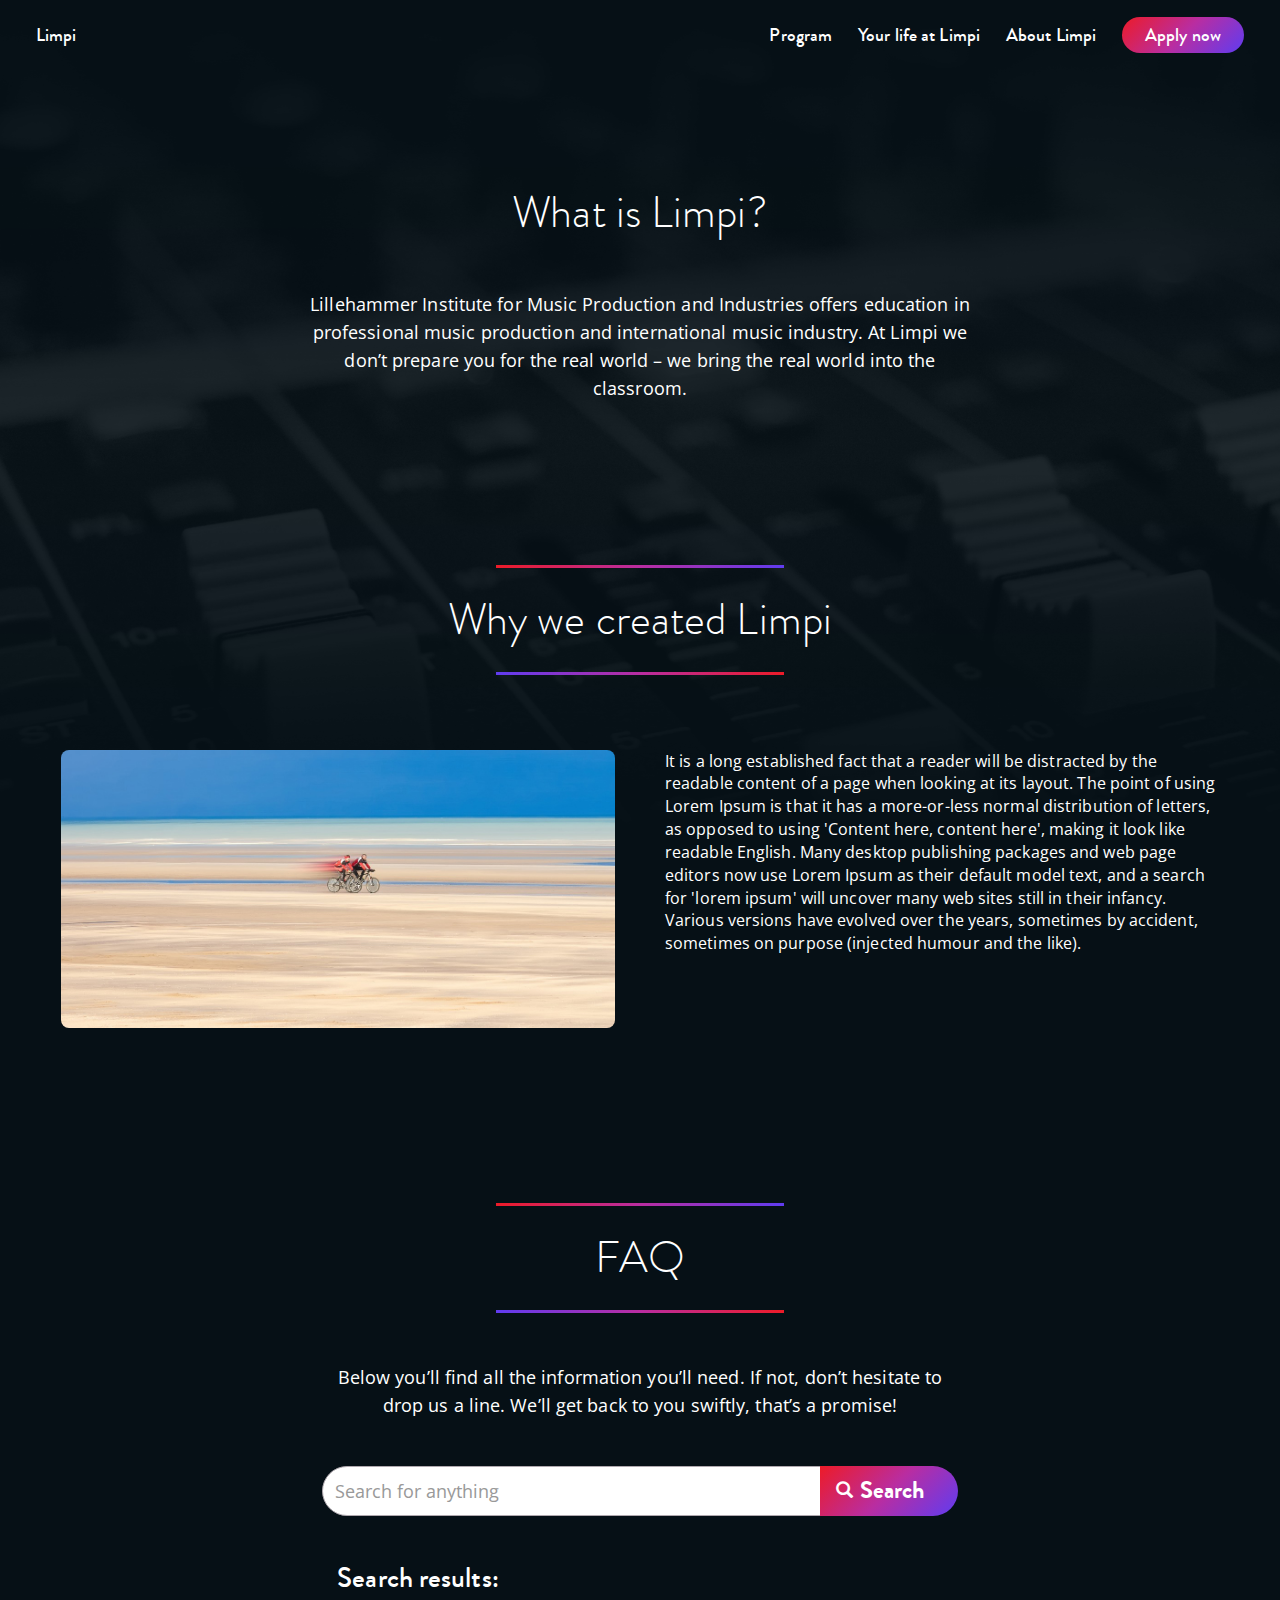
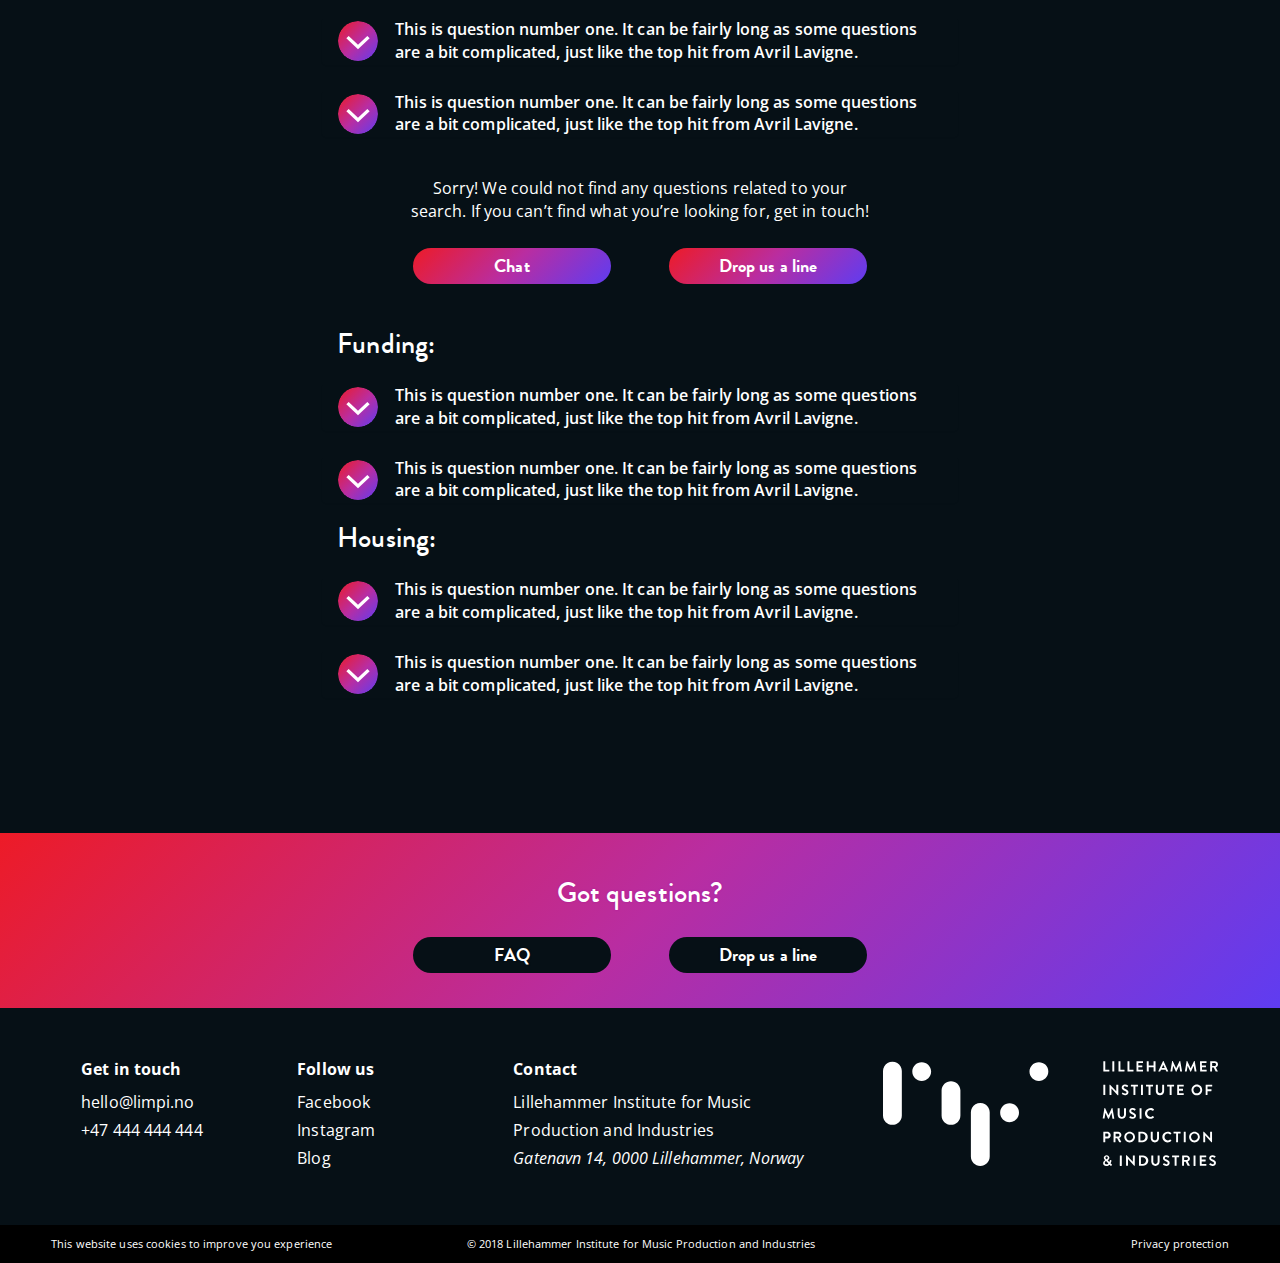
<file: faq.html>
<!DOCTYPE html>

<html lang="en">
<head>
	<meta charset="utf-8">
	<title>Limpi</title>
    <meta http-equiv="X-UA-Compatible" content="IE=edge">
    <meta content="width=device-width, initial-scale=1" name="viewport" />
    <!-- css -->
	<link href="css/bootstrap.min.css" rel="stylesheet" />
	<link rel='stylesheet' href='css/style.css' />

	<!-- font -->
	<link href="https://fonts.googleapis.com/css?family=Open+Sans:400,400i,700" rel="stylesheet">

	<!-- favicon -->
	<link rel="apple-touch-icon" sizes="57x57" href="images/favicon/apple-icon-57x57.png">
	<link rel="apple-touch-icon" sizes="60x60" href="images/favicon/apple-icon-60x60.png">
	<link rel="apple-touch-icon" sizes="72x72" href="images/favicon/apple-icon-72x72.png">
	<link rel="apple-touch-icon" sizes="76x76" href="images/favicon/apple-icon-76x76.png">
	<link rel="apple-touch-icon" sizes="114x114" href="images/favicon/apple-icon-114x114.png">
	<link rel="apple-touch-icon" sizes="120x120" href="images/favicon/apple-icon-120x120.png">
	<link rel="apple-touch-icon" sizes="144x144" href="images/favicon/apple-icon-144x144.png">
	<link rel="apple-touch-icon" sizes="152x152" href="images/favicon/apple-icon-152x152.png">
	<link rel="apple-touch-icon" sizes="180x180" href="images/favicon/apple-icon-180x180.png">
	<link rel="icon" type="image/png" sizes="192x192"  href="images/favicon/android-icon-192x192.png">
	<link rel="icon" type="image/png" sizes="32x32" href="images/favicon/favicon-32x32.png">
	<link rel="icon" type="image/png" sizes="96x96" href="images/favicon/favicon-96x96.png">
	<link rel="icon" type="image/png" sizes="16x16" href="images/favicon/favicon-16x16.png">
	<link rel="manifest" href="images/favicon/manifest.json">
	<meta name="msapplication-TileColor" content="#ffffff">
	<meta name="msapplication-TileImage" content="images/favicon/ms-icon-144x144.png">
	<meta name="theme-color" content="#ffffff">
	
</head>

<body class="bg-body">


<div class="wrapper">

	<div class="wrapper-content">
		<header class="bs-docs-nav navbar navbar-static-top">
			<div class="navbar-header"> 				
				<button aria-controls="bs-navbar" aria-expanded="false" class="collapsed navbar-toggle" data-target="#bs-navbar" data-toggle="collapse" type="button">
					<span class="icon-bar sw-topper"></span> 
					<span class="icon-bar sw-bottom"></span> 
					<span class="icon-bar sw-footer"></span> 
				</button> 
				<a href="make-us-listen.html" class="mob-btn-header btn btn-sm gradient-left-right">Apply now</a>
				<a href="index.html" class="navbar-brand logo"><span>Limpi</span></a> 
			</div>
			<nav class="collapse navbar-collapse" id="bs-navbar">
				<ul class="nav navbar-nav navbar-right"> 
					<li>
						<a href="program.html">Program</a>
					</li> 
					<li>
						<a href="">Your life at Limpi</a>
					</li> 
					<li>
						<a href="your-life-at-limpi.html">About Limpi</a>
					</li> 
					<li class="web-btn-header">
						<a href="make-us-listen.html" class="btn btn-sm gradient-left-right">Apply now</a>
					</li>					
				</ul>
			</nav>
		</header>	<!-- header END -->

		<div class="content">

			<div class="container-fluid top-block text-center">
				<h2 class="panel-title margin-bottom-lg">What is Limpi?</h2>
				<p class="txt-lg min-width-txt">Lillehammer Institute for Music Production and Industries offers education in professional music production and international music industry. At Limpi we don’t prepare you for the real world – we bring the real world into the classroom.</p>
			</div> <!-- container-fluid END -->


			<div class="container-fluid media-block">
				<h2 class="panel-title margin-bottom-lg title-border">Why we created Limpi</h2>
				<div class="row">
					<div class="col-md-6">
						<img src="images/abstrac-min.jpg">
					</div>
					<div class="col-md-6">
						<p>It is a long established fact that a reader will be distracted by the readable content of a page when looking at its layout. The point of using Lorem Ipsum is that it has a more-or-less normal distribution of letters, as opposed to using 'Content here, content here', making it look like readable English. Many desktop publishing packages and web page editors now use Lorem Ipsum as their default model text, and a search for 'lorem ipsum' will uncover many web sites still in their infancy. Various versions have evolved over the years, sometimes by accident, sometimes on purpose (injected humour and the like).</p>
					</div>
				</div>
			</div> <!-- container-fluid END -->

			<div class="container txt-container">

				<div class="faq-block">
					<h2 class="panel-title margin-bottom-lg title-border">FAQ</h2>
					<p class="txt-lg min-width-txt">Below you’ll find all the information you’ll need. If not, don’t hesitate to drop us a line. We’ll get back to you swiftly, that’s a promise!</p>

					<div class="search-block">
						    <div class="input-group input-group-border">
						      <input type="text" class="form-control" placeholder="Search for anything">
						      <span class="input-group-btn">
						        <button class="btn gradient-left-right" type="button"><span class="glyphicon glyphicon-search" aria-hidden="true"></span>Search</button>
						      </span>
						    </div><!-- /input-group -->
					</div><!-- /search-block -->


					<div class="panel-group" id="accordion" role="tablist" aria-multiselectable="true">
						<div class="title-h3">Search results:</div>	

						<div class="panel panel-none-bg">
							<div class="panel-heading" role="tab" id="headingOne">					    	
							    <a class="icon-accordion collapsed" role="button" data-toggle="collapse" data-parent="#accordion" href="#collapseOne" aria-expanded="false" aria-controls="collapseOne">
							      This is question number one. It can be fairly long as some questions are a bit complicated, just like the top hit from Avril Lavigne.
							    </a>
							</div>

							<div id="collapseOne" class="panel-collapse collapse" role="tabpanel" aria-labelledby="headingOne">
							  <div class="panel-body">
							  	<p>Answer to the question goes directly beneath it. The anwear will in most cases be a bit longer than the question itself and can in many cases be followed by a set of links for more information. We’ve added an examples of links beneath this text to show how it looks.</p>
							    <p> 
							    	Read more about Norwegian school funding here: 
							    	<a href="www.lanekassen.no" class="link-url"> www.lanekassen.no </a> 
							    	<a href="www.dnb.no/skolestotte" class="link-url">www.dnb.no/skolestotte</a>
							    </p>
							  </div>
							</div>
						</div><!-- panel one AND -->

						<div class="panel panel-none-bg">
							<div class="panel-heading" role="tab" id="headingOne1">					    	
							    <a class="icon-accordion collapsed" role="button" data-toggle="collapse" data-parent="#accordion" href="#collapseOne1" aria-expanded="false" aria-controls="collapseOne1">
							      This is question number one. It can be fairly long as some questions are a bit complicated, just like the top hit from Avril Lavigne.
							    </a>
							</div>

							<div id="collapseOne1" class="panel-collapse collapse" role="tabpanel" aria-labelledby="headingOne1">
							  <div class="panel-body">
							  	<p>Answer to the question goes directly beneath it. The anwear will in most cases be a bit longer than the question itself and can in many cases be followed by a set of links for more information. We’ve added an examples of links beneath this text to show how it looks.</p>
							    <p> 
							    	Read more about Norwegian school funding here: 
							    	<a href="www.lanekassen.no" class="link-url"> www.lanekassen.no </a> 
							    	<a href="www.dnb.no/skolestotte" class="link-url">www.dnb.no/skolestotte</a>
							    </p>
							  </div>
							</div>
						</div><!-- panel two AND -->

					</div><!-- accordion AND -->

					<div class="min-block-center text-center">
						<p>Sorry! We could not find any questions related to your search. If you can’t find what you’re looking for, get in touch!</p>
						<ul class="list-inline-block">
							<li>					
								<a href="" class="btn gradient-left-right btn-sm btn-min-width">Chat</a>
							</li>
							<li>
								<a href="" class="btn gradient-left-right btn-sm btn-min-width">Drop us a line</a>
							</li>
						</ul>
					</div> <!-- min-block-center AND -->


					<div class="panel-group" id="accordionTW" role="tablist" aria-multiselectable="true">

					  <div class="title-h3">Funding:</div>

					  <div class="panel panel-none-bg">
					    <div class="panel-heading" role="tab" id="headingTW">					    		
					        <a class="icon-accordion collapsed" role="button" data-toggle="collapse" data-parent="#accordionTW" href="#collapseTW" aria-expanded="false" aria-controls="collapseTW">
					          This is question number one. It can be fairly long as some questions are a bit complicated, just like the top hit from Avril Lavigne.
					        </a>
					    </div>

					    <div id="collapseTW" class="panel-collapse collapse" role="tabpanel" aria-labelledby="headingTW">
					      <div class="panel-body">
					      	<p>Answer to the question goes directly beneath it. The anwear will in most cases be a bit longer than the question itself and can in many cases be followed by a set of links for more information. We’ve added an examples of links beneath this text to show how it looks.</p>
					        <p> 
					        	Read more about Norwegian school funding here: 
					        	<a href="www.lanekassen.no" class="link-url"> www.lanekassen.no </a> 
					        	<a href="www.dnb.no/skolestotte" class="link-url">www.dnb.no/skolestotte</a>
					        </p>
					      </div>
					    </div>					    
					  </div><!-- panel one AND -->

					  <div class="panel panel-none-bg">
					    <div class="panel-heading" role="tab" id="headingTW2">					    		
					        <a class="icon-accordion collapsed" role="button" data-toggle="collapse" data-parent="#accordionTW" href="#collapseTW2" aria-expanded="false" aria-controls="collapseTW2">
					          This is question number one. It can be fairly long as some questions are a bit complicated, just like the top hit from Avril Lavigne.
					        </a>
					    </div>

					    <div id="collapseTW2" class="panel-collapse collapse" role="tabpanel" aria-labelledby="headingTW2">
					      <div class="panel-body">
					      	<p>Answer to the question goes directly beneath it. The anwear will in most cases be a bit longer than the question itself and can in many cases be followed by a set of links for more information. We’ve added an examples of links beneath this text to show how it looks.</p>
					        <p> 
					        	Read more about Norwegian school funding here: 
					        	<a href="www.lanekassen.no" class="link-url"> www.lanekassen.no </a> 
					        	<a href="www.dnb.no/skolestotte" class="link-url">www.dnb.no/skolestotte</a>
					        </p>
					      </div>
					    </div>					    
					  </div><!-- panel two AND -->					  

					</div><!-- accordion AND -->

					<div class="panel-group" id="accordionT" role="tablist" aria-multiselectable="true">

					  <div class="title-h3">Housing:</div>

					  <div class="panel panel-none-bg">
					    <div class="panel-heading" role="tab" id="headingT">					    		
					        <a class="icon-accordion collapsed" role="button" data-toggle="collapse" data-parent="#accordionT" href="#collapseT" aria-expanded="false" aria-controls="collapseT">
					          This is question number one. It can be fairly long as some questions are a bit complicated, just like the top hit from Avril Lavigne.
					        </a>
					    </div>

					    <div id="collapseT" class="panel-collapse collapse" role="tabpanel" aria-labelledby="headingT">
					      <div class="panel-body">
					      	<p>Answer to the question goes directly beneath it. The anwear will in most cases be a bit longer than the question itself and can in many cases be followed by a set of links for more information. We’ve added an examples of links beneath this text to show how it looks.</p>
					        <p> 
					        	Read more about Norwegian school funding here: 
					        	<a href="www.lanekassen.no" class="link-url"> www.lanekassen.no </a> 
					        	<a href="www.dnb.no/skolestotte" class="link-url">www.dnb.no/skolestotte</a>
					        </p>
					      </div>
					    </div>
					  </div><!-- panel one AND -->

					  <div class="panel panel-none-bg">
					    <div class="panel-heading" role="tab" id="headingT1">
					        <a class="icon-accordion collapsed" role="button" data-toggle="collapse" data-parent="#accordionT" href="#collapseT1" aria-expanded="false" aria-controls="collapseT1">
					          This is question number one. It can be fairly long as some questions are a bit complicated, just like the top hit from Avril Lavigne.
					        </a>
					    </div>

					    <div id="collapseT1" class="panel-collapse collapse" role="tabpanel" aria-labelledby="headingT1">
					      <div class="panel-body">
					      	<p>Answer to the question goes directly beneath it. The anwear will in most cases be a bit longer than the question itself and can in many cases be followed by a set of links for more information. We’ve added an examples of links beneath this text to show how it looks.</p>
					        <p> 
					        	Read more about Norwegian school funding here: 
					        	<a href="www.lanekassen.no" class="link-url"> www.lanekassen.no </a> 
					        	<a href="www.dnb.no/skolestotte" class="link-url">www.dnb.no/skolestotte</a>
					        </p>
					      </div>
					    </div>
					  </div><!-- panel two AND -->

					</div><!-- accordion AND -->

				</div>
			</div> <!-- Txt-container END -->


		</div> <!-- Content END -->

	</div><!-- wrapper-content END -->
		


	<div class="footer">
		<div class="container-fluid block-question text-center gradient-left-right">
			<h3 class="title-h3">Got questions?</h3>
			<ul class="list-inline-block">
				<li>					
					<a href="faq.html" class="btn btn-sit-default btn-sm btn-min-width">FAQ</a>
				</li>
				<li>
					<a href="" class="btn btn-sit-default btn-sm btn-min-width">Drop us a line</a>
				</li>
			</ul>
		</div>
		<div class="container-fluid bg-default">
			<ul class="list-footer list-unstyled">
				<li>
					<h4>Get in touch</h4>
					<ul class="list-unstyled">
						<li>
							<a href="mailto:hello@limpi.no">hello@limpi.no</a>							
						</li>
						<li>
							<span>+47 444 444 444</span>
						</li>
					</ul>
				</li>

				<li>
					<h4>Follow us</h4>
					<ul class="list-unstyled">
						<li>
							<a href="">Facebook</a>							
						</li>
						<li>
							<a href="">Instagram</a>
						</li>
						<li>
							<a href="">Blog</a>
						</li>
					</ul>
				</li>

				<li class="list-lg">
					<h4>Contact</h4>
					<ul class="span-block list-unstyled">
						<li>
							<span>Lillehammer Institute for Music</span>
							<span>Production and Industries</span>
							<span class="txt-italic">Gatenavn 14, 0000 Lillehammer, Norway</span>							
						</li>
					</ul>
				</li>

				<li class="logo-footer">					
					<a href="index.html"><img src="images/svg/logo-full-horizontal-white.svg"></a>					
				</li>

			</ul>
		</div>
		<div class="container-fluid footer-copyright bg-black">
			<ul class="nav nav-pills nav-justified">
				<li class="mob-txt">
					&copy; 2018 Lillehammer Institute for Music Production and Industries
				</li>
				<li>
					This website uses cookies to improve you experience
				</li>
				<li class="web-txt copy-txt">
					&copy; 2018 Lillehammer Institute for Music Production and Industries
				</li>
				<li>
					<a href="privacy-policy.html">Privacy protection</a>
				</li>
			</ul>
		</div>
	</div><!-- Footer END -->
	
</div><!-- wrapper END -->


	
		<!-- Javascripts -->
		<script type="text/javascript" src="https://ajax.googleapis.com/ajax/libs/jquery/1.12.4/jquery.min.js"></script> 
		<script type="text/javascript" src="js/bootstrap.min.js"></script> 


	</body>
</html>
</file>
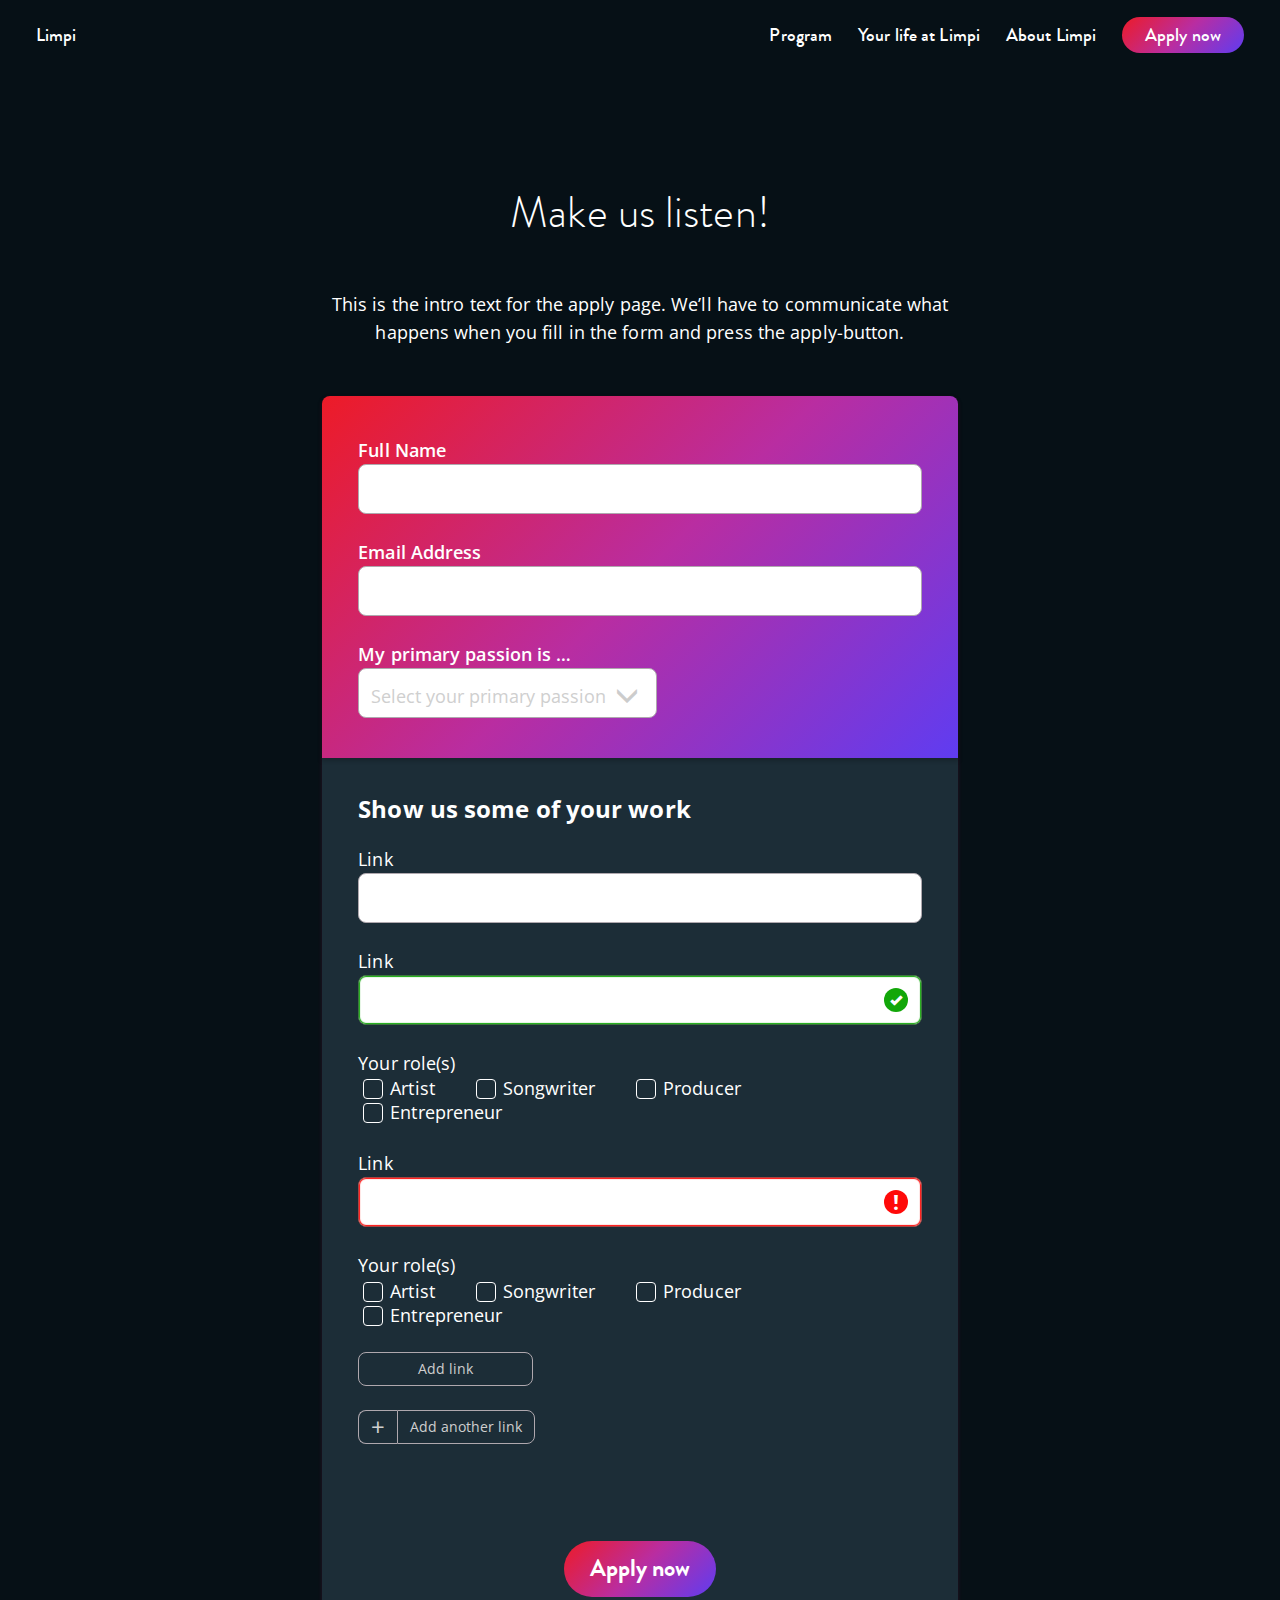
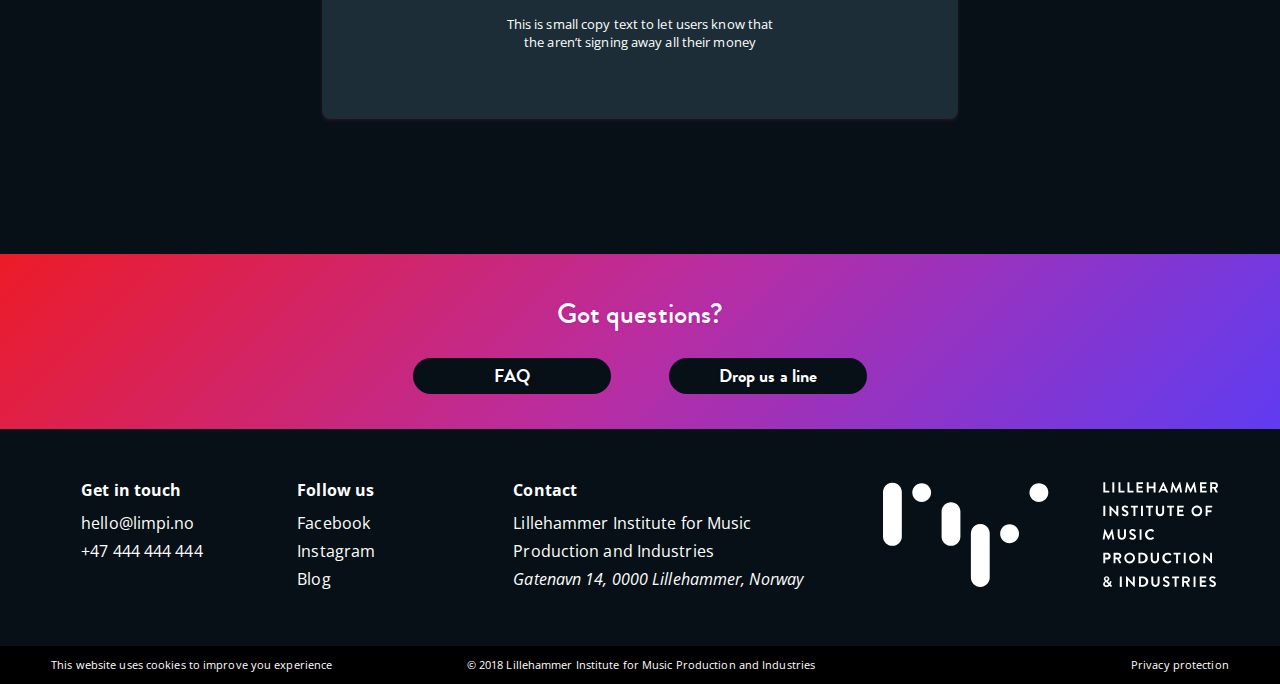
<file: make-us-listen.html>
<!DOCTYPE html>

<html lang="en">
<head>
	<meta charset="utf-8">
	<title>Limpi</title>
    <meta http-equiv="X-UA-Compatible" content="IE=edge">
    <meta content="width=device-width, initial-scale=1" name="viewport" />
    <!-- css -->
	<link href="css/bootstrap.min.css" rel="stylesheet" />
	<link rel='stylesheet' href='css/style.css' />

	<!-- font -->
	<link href="https://fonts.googleapis.com/css?family=Open+Sans:400,400i,700" rel="stylesheet">

	<!-- favicon -->
	<link rel="apple-touch-icon" sizes="57x57" href="images/favicon/apple-icon-57x57.png">
	<link rel="apple-touch-icon" sizes="60x60" href="images/favicon/apple-icon-60x60.png">
	<link rel="apple-touch-icon" sizes="72x72" href="images/favicon/apple-icon-72x72.png">
	<link rel="apple-touch-icon" sizes="76x76" href="images/favicon/apple-icon-76x76.png">
	<link rel="apple-touch-icon" sizes="114x114" href="images/favicon/apple-icon-114x114.png">
	<link rel="apple-touch-icon" sizes="120x120" href="images/favicon/apple-icon-120x120.png">
	<link rel="apple-touch-icon" sizes="144x144" href="images/favicon/apple-icon-144x144.png">
	<link rel="apple-touch-icon" sizes="152x152" href="images/favicon/apple-icon-152x152.png">
	<link rel="apple-touch-icon" sizes="180x180" href="images/favicon/apple-icon-180x180.png">
	<link rel="icon" type="image/png" sizes="192x192"  href="images/favicon/android-icon-192x192.png">
	<link rel="icon" type="image/png" sizes="32x32" href="images/favicon/favicon-32x32.png">
	<link rel="icon" type="image/png" sizes="96x96" href="images/favicon/favicon-96x96.png">
	<link rel="icon" type="image/png" sizes="16x16" href="images/favicon/favicon-16x16.png">
	<link rel="manifest" href="images/favicon/manifest.json">
	<meta name="msapplication-TileColor" content="#ffffff">
	<meta name="msapplication-TileImage" content="images/favicon/ms-icon-144x144.png">
	<meta name="theme-color" content="#ffffff">
	
</head>

<body>


<div class="wrapper">

	<div class="wrapper-content">
		<header class="bs-docs-nav navbar navbar-static-top">
			<div class="navbar-header"> 				
				<button aria-controls="bs-navbar" aria-expanded="false" class="collapsed navbar-toggle" data-target="#bs-navbar" data-toggle="collapse" type="button">
					<span class="icon-bar sw-topper"></span> 
					<span class="icon-bar sw-bottom"></span> 
					<span class="icon-bar sw-footer"></span> 
				</button> 
				<a href="make-us-listen.html" class="mob-btn-header btn btn-sm gradient-left-right">Apply now</a>
				<a href="index.html" class="navbar-brand logo"><span>Limpi</span></a> 
			</div>
			<nav class="collapse navbar-collapse" id="bs-navbar">
				<ul class="nav navbar-nav navbar-right"> 
					<li>
						<a href="program.html">Program</a>
					</li> 
					<li>
						<a href="your-life-at-limpi.html">Your life at Limpi</a>
					</li> 
					<li>
						<a href="faq.html">About Limpi</a>
					</li> 
					<li class="web-btn-header">
						<a href="make-us-listen.html" class="btn btn-sm gradient-left-right">Apply now</a>
					</li>					
				</ul>
			</nav>
		</header>	<!-- header END -->

		<div class="content">

			<div class="container txt-container paddingt-txt-container">

				<div class="text-center mob-top-block">

					<h2 class="panel-title margin-bottom-lg">Make us listen!</h2>
					<p class="txt-lg min-width-txt">This is the intro text for the apply page. We’ll have to communicate what happens when you fill in the form and press the apply-button.</p>

				</div>

				<div class="panel-form panel panel-gradient">
				  <div class="panel-heading gradient-left-right">
					    <div class="form-group">
					    	<label class="form-label">Full Name</label>
    						<input type="text" class="form-control">
					    </div>
					    <div class="form-group">
					    	<label class="form-label">Email Address</label>
    						<input type="Email" class="form-control">
					    </div>
					    <div class="form-group">
					    	<label class="form-label">My primary passion is …</label>
							<div class="dropdown">
							  <button class="form-control dropdown-toggle" type="button" id="dropdownMenu1" data-toggle="dropdown" aria-haspopup="true" aria-expanded="true">
							    Select your primary passion
							    <span class="caret-icon"></span>
							  </button>
							  <ul class="dropdown-menu" aria-labelledby="dropdownMenu1">
							    <li>Action</li>
							    <li>Action</li>
							    <li>Action</li>
							    <li>Action</li>
							  </ul>
							</div>
					    </div>
					    
				  </div>
				  <div class="panel-body">
				    <h4>Show us some of your work</h4>

				    <div class="form-group">
				    	<label class="form-label">Link</label>
						<input type="text" class="form-control">
				    </div>

				    <div class="form-group has-success has-feedback">
				    	<label class="form-label">Link</label>
						<input type="text" class="form-control">
					  	<span class="glyphicon glyphicon-ok form-control-feedback" aria-hidden="true"></span>
					  	<span class="sr-only">(success)</span>
				    </div>

				    <div class="form-group">
				    	<label class="form-label">Your role(s)</label>

						<div class="type-checkbox"> 
							<div class="checkbox-inline checkbox-group">
							  <input type="checkbox" id="inlineCheckbox1" value="option1"> 
							  <label class="form-label checkbox-label" for="inlineCheckbox1">Artist</label>
							</div>
							<div class="checkbox-inline checkbox-group">
							  <input type="checkbox" id="inlineCheckbox2" value="option2"> 
							  <label class="form-label checkbox-label"  for="inlineCheckbox2">Songwriter</label>
							</div>
							<div class="checkbox-inline checkbox-group">
							  <input type="checkbox" id="inlineCheckbox3" value="option3"> 
							  <label class="form-label checkbox-label" for="inlineCheckbox3">Producer</label>
							</div>
							<div class="checkbox-inline checkbox-group">
							  <input type="checkbox" id="inlineCheckbox4" value="option4"> 
							  <label class="form-label checkbox-label" for="inlineCheckbox4">Entrepreneur</label>
							</div>
						</div>
				    </div>

				    <div class="form-group has-error has-feedback">
				    	<label class="form-label">Link</label>
						<input type="text" class="form-control">
					  	<span class="glyphicon glyphicon-error form-control-feedback" aria-hidden="true"></span>
					  	<span class="sr-only">(error)</span>
				    </div>

				    <div class="form-group">
				    	<label class="form-label">Your role(s)</label>

						<div class="type-checkbox"> 
							<div class="checkbox-inline checkbox-group">
							  <input type="checkbox" id="inlineCheckbox11" value="option11"> 
							  <label class="form-label checkbox-label" for="inlineCheckbox11">Artist</label>
							</div>
							<div class="checkbox-inline checkbox-group">
							  <input type="checkbox" id="inlineCheckbox12" value="option12"> 
							  <label class="form-label checkbox-label"  for="inlineCheckbox12">Songwriter</label>
							</div>
							<div class="checkbox-inline checkbox-group">
							  <input type="checkbox" id="inlineCheckbox13" value="option13"> 
							  <label class="form-label checkbox-label" for="inlineCheckbox13">Producer</label>
							</div>
							<div class="checkbox-inline checkbox-group">
							  <input type="checkbox" id="inlineCheckbox14" value="option14"> 
							  <label class="form-label checkbox-label" for="inlineCheckbox14">Entrepreneur</label>
							</div>
						</div>
				    </div>

				    <div class="form-group">
						<button class="form-control btn-link" type="button">Add link</button> 
				    </div>

					<div class="input-group"> 
						<span class="input-group-btn"> 
							<button class="form-control btn-link icon-add-btn" type="button">+</button> 
						</span> 
						<button class="form-control btn-link" type="button">Add another link</button> 
					</div>

				  </div>

				  <div class="panel-footer text-center">
				  	<button class="btn btn-lg gradient-left-right">
				  		Apply now
				  	</button>
				  	<p class="txt-sm">This is small copy text to let users know that the aren’t signing away all their money</p>
				  </div>
				</div>                             
                                                 
			</div> <!-- Txt-container END -->
		</div> <!-- Content END -->

	</div><!-- wrapper-content END -->
		


	<div class="footer">
		<div class="container-fluid block-question text-center gradient-left-right">
			<h3 class="title-h3">Got questions?</h3>
			<ul class="list-inline-block">
				<li>					
					<a href="faq.html" class="btn btn-sit-default btn-sm btn-min-width">FAQ</a>
				</li>
				<li>
					<a href="" class="btn btn-sit-default btn-sm btn-min-width">Drop us a line</a>
				</li>
			</ul>
		</div>
		<div class="container-fluid bg-default">
			<ul class="list-footer list-unstyled">
				<li>
					<h4>Get in touch</h4>
					<ul class="list-unstyled">
						<li>
							<a href="mailto:hello@limpi.no">hello@limpi.no</a>							
						</li>
						<li>
							<span>+47 444 444 444</span>
						</li>
					</ul>
				</li>

				<li>
					<h4>Follow us</h4>
					<ul class="list-unstyled">
						<li>
							<a href="">Facebook</a>							
						</li>
						<li>
							<a href="">Instagram</a>
						</li>
						<li>
							<a href="">Blog</a>
						</li>
					</ul>
				</li>

				<li class="list-lg">
					<h4>Contact</h4>
					<ul class="span-block list-unstyled">
						<li>
							<span>Lillehammer Institute for Music</span>
							<span>Production and Industries</span>
							<span class="txt-italic">Gatenavn 14, 0000 Lillehammer, Norway</span>							
						</li>
					</ul>
				</li>

				<li class="logo-footer">					
					<a href="index.html"><img src="images/svg/logo-full-horizontal-white.svg"></a>					
				</li>

			</ul>
		</div>
		<div class="container-fluid footer-copyright bg-black">
			<ul class="nav nav-pills nav-justified">
				<li class="mob-txt">
					&copy; 2018 Lillehammer Institute for Music Production and Industries
				</li>
				<li>
					This website uses cookies to improve you experience
				</li>
				<li class="web-txt copy-txt">
					&copy; 2018 Lillehammer Institute for Music Production and Industries
				</li>
				<li>
					<a href="privacy-policy.html">Privacy protection</a>
				</li>
			</ul>
		</div>
	</div><!-- Footer END -->
	
</div><!-- wrapper END -->


	
		<!-- Javascripts -->
		<script type="text/javascript" src="https://ajax.googleapis.com/ajax/libs/jquery/1.12.4/jquery.min.js"></script> 
		<script type="text/javascript" src="js/bootstrap.min.js"></script> 


	</body>
</html>
</file>
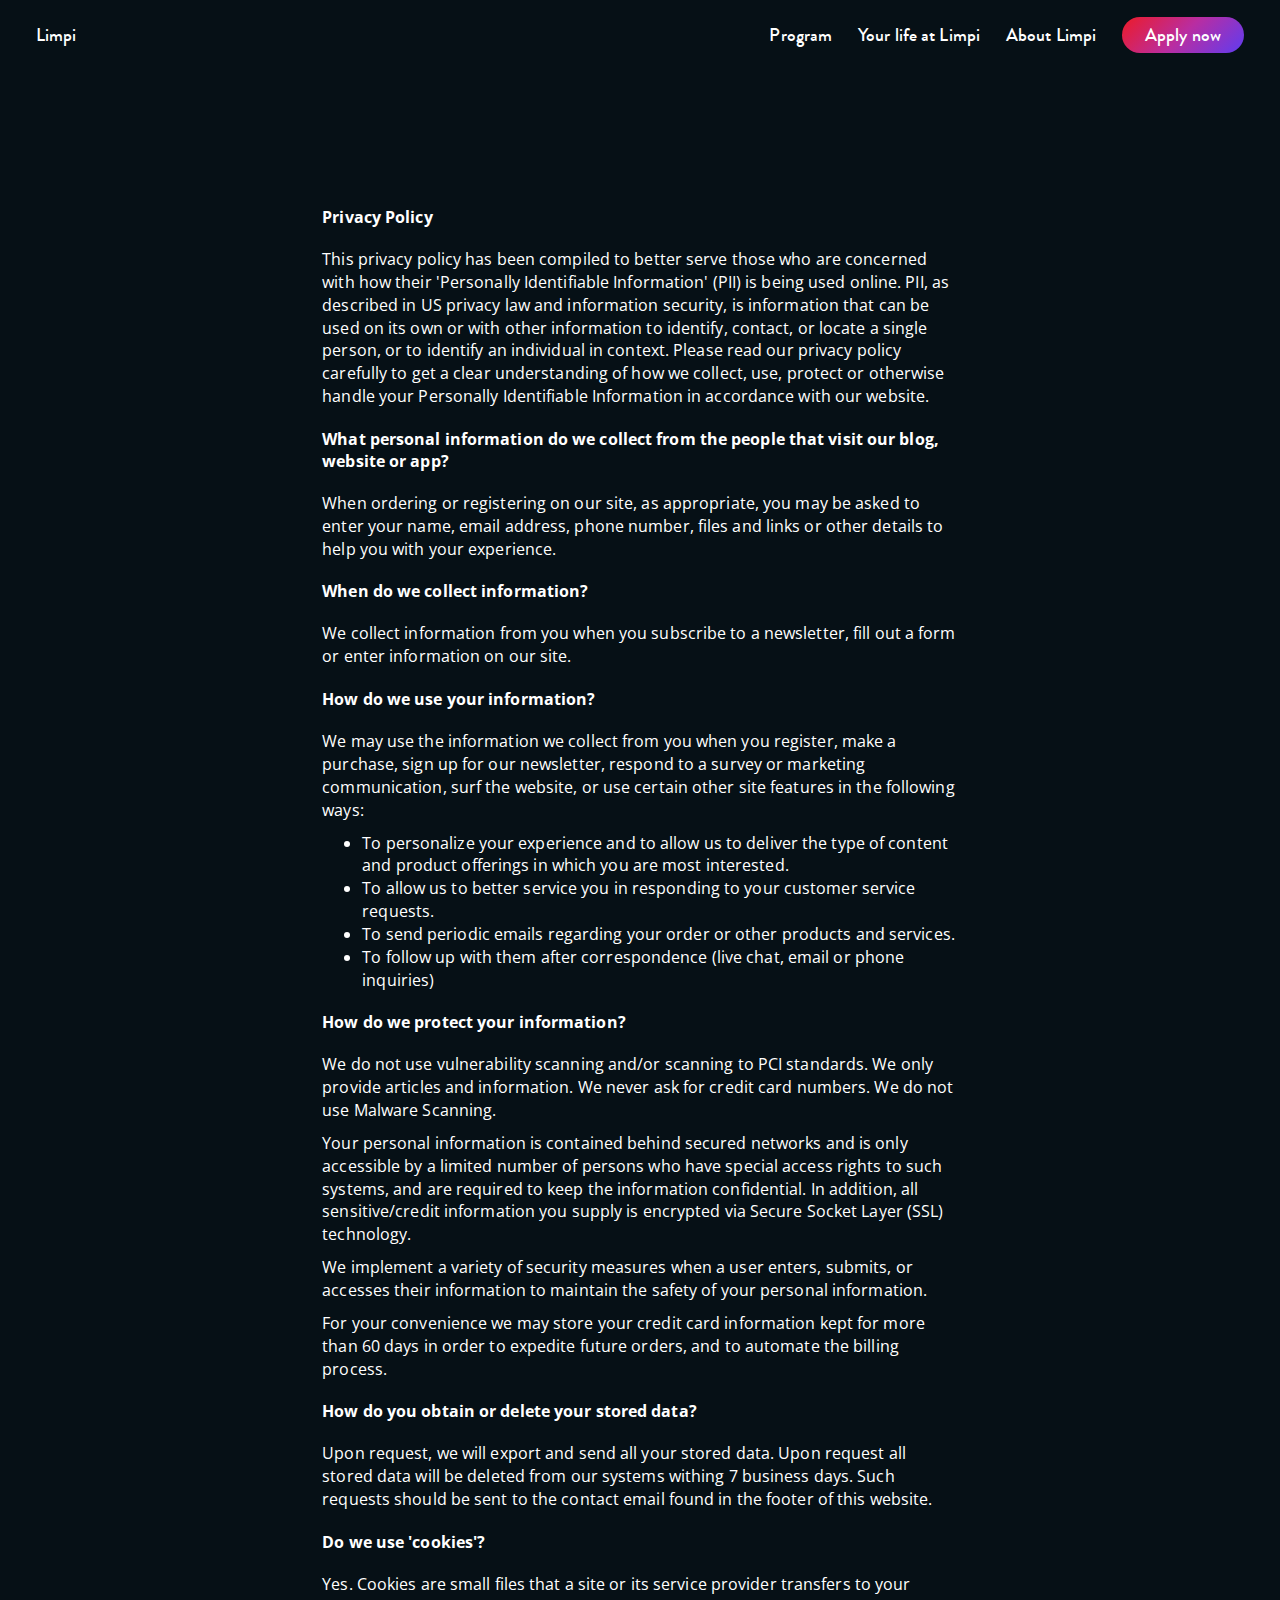
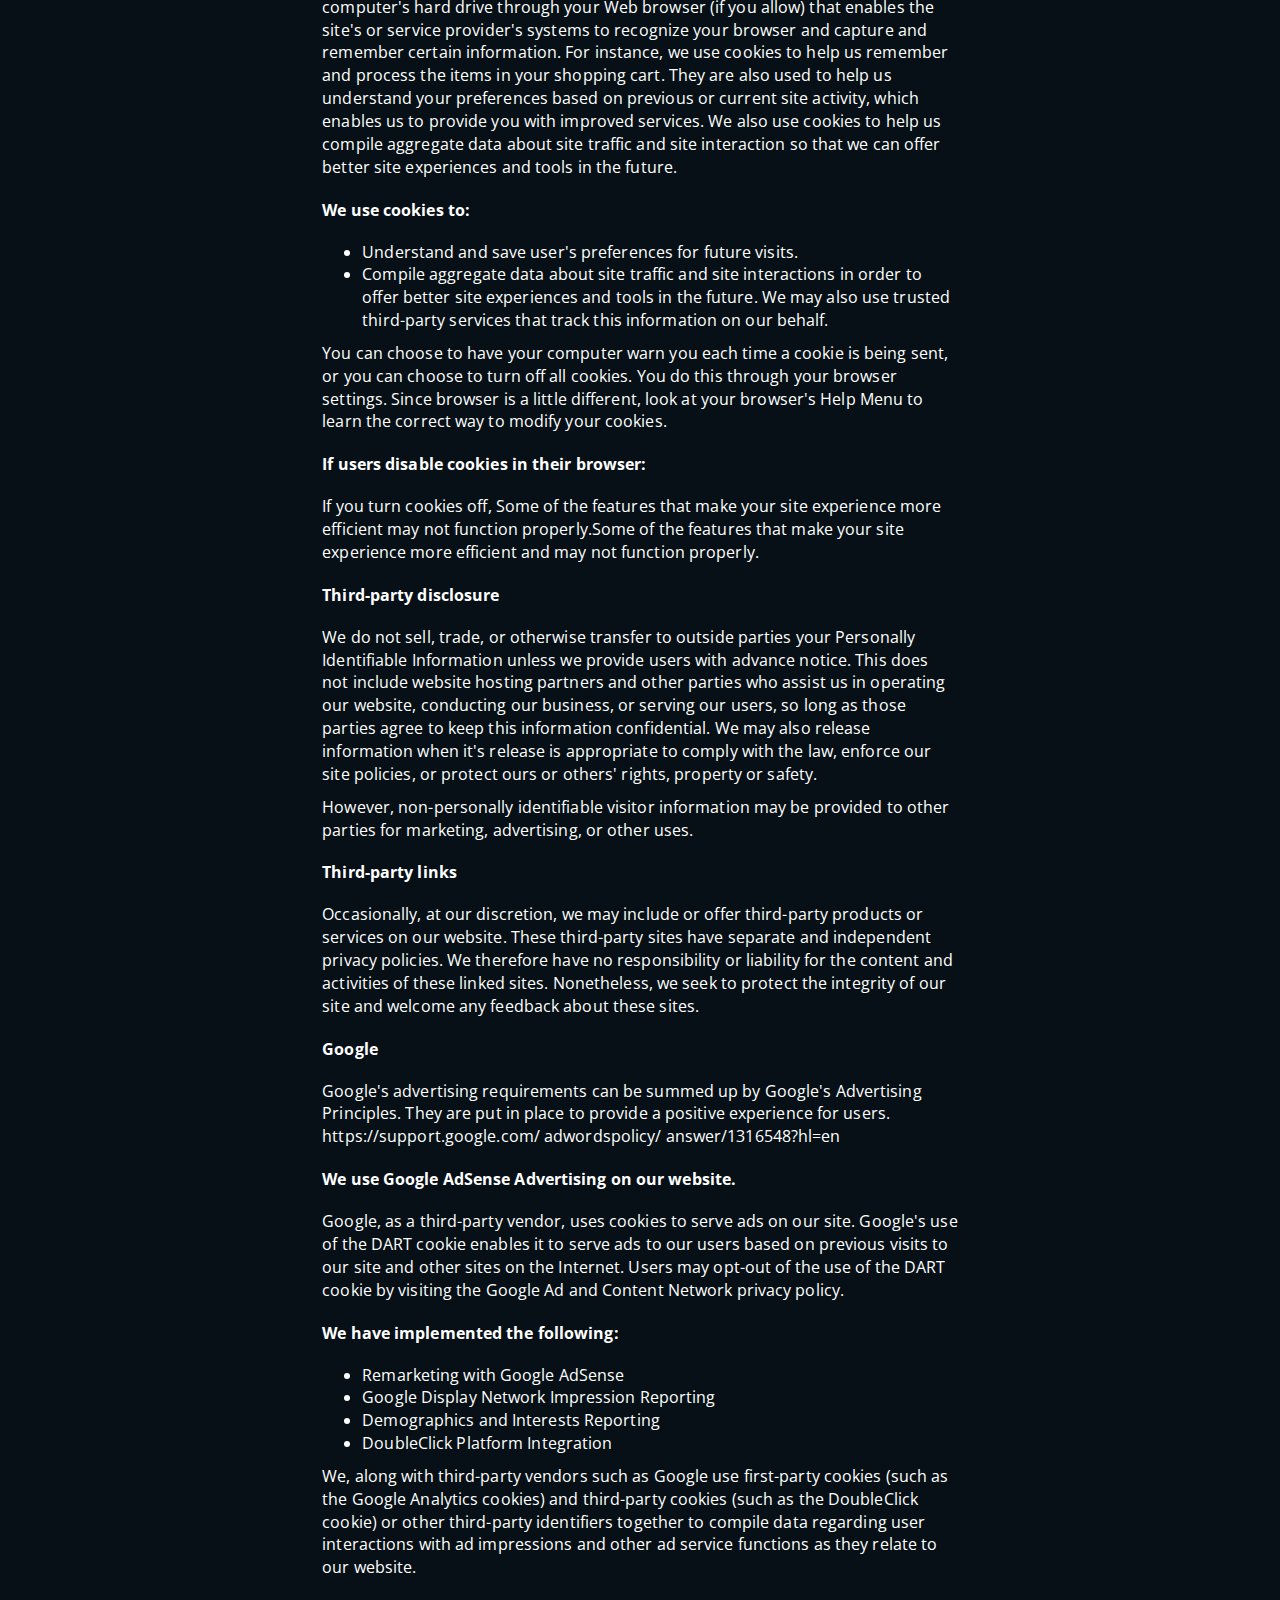
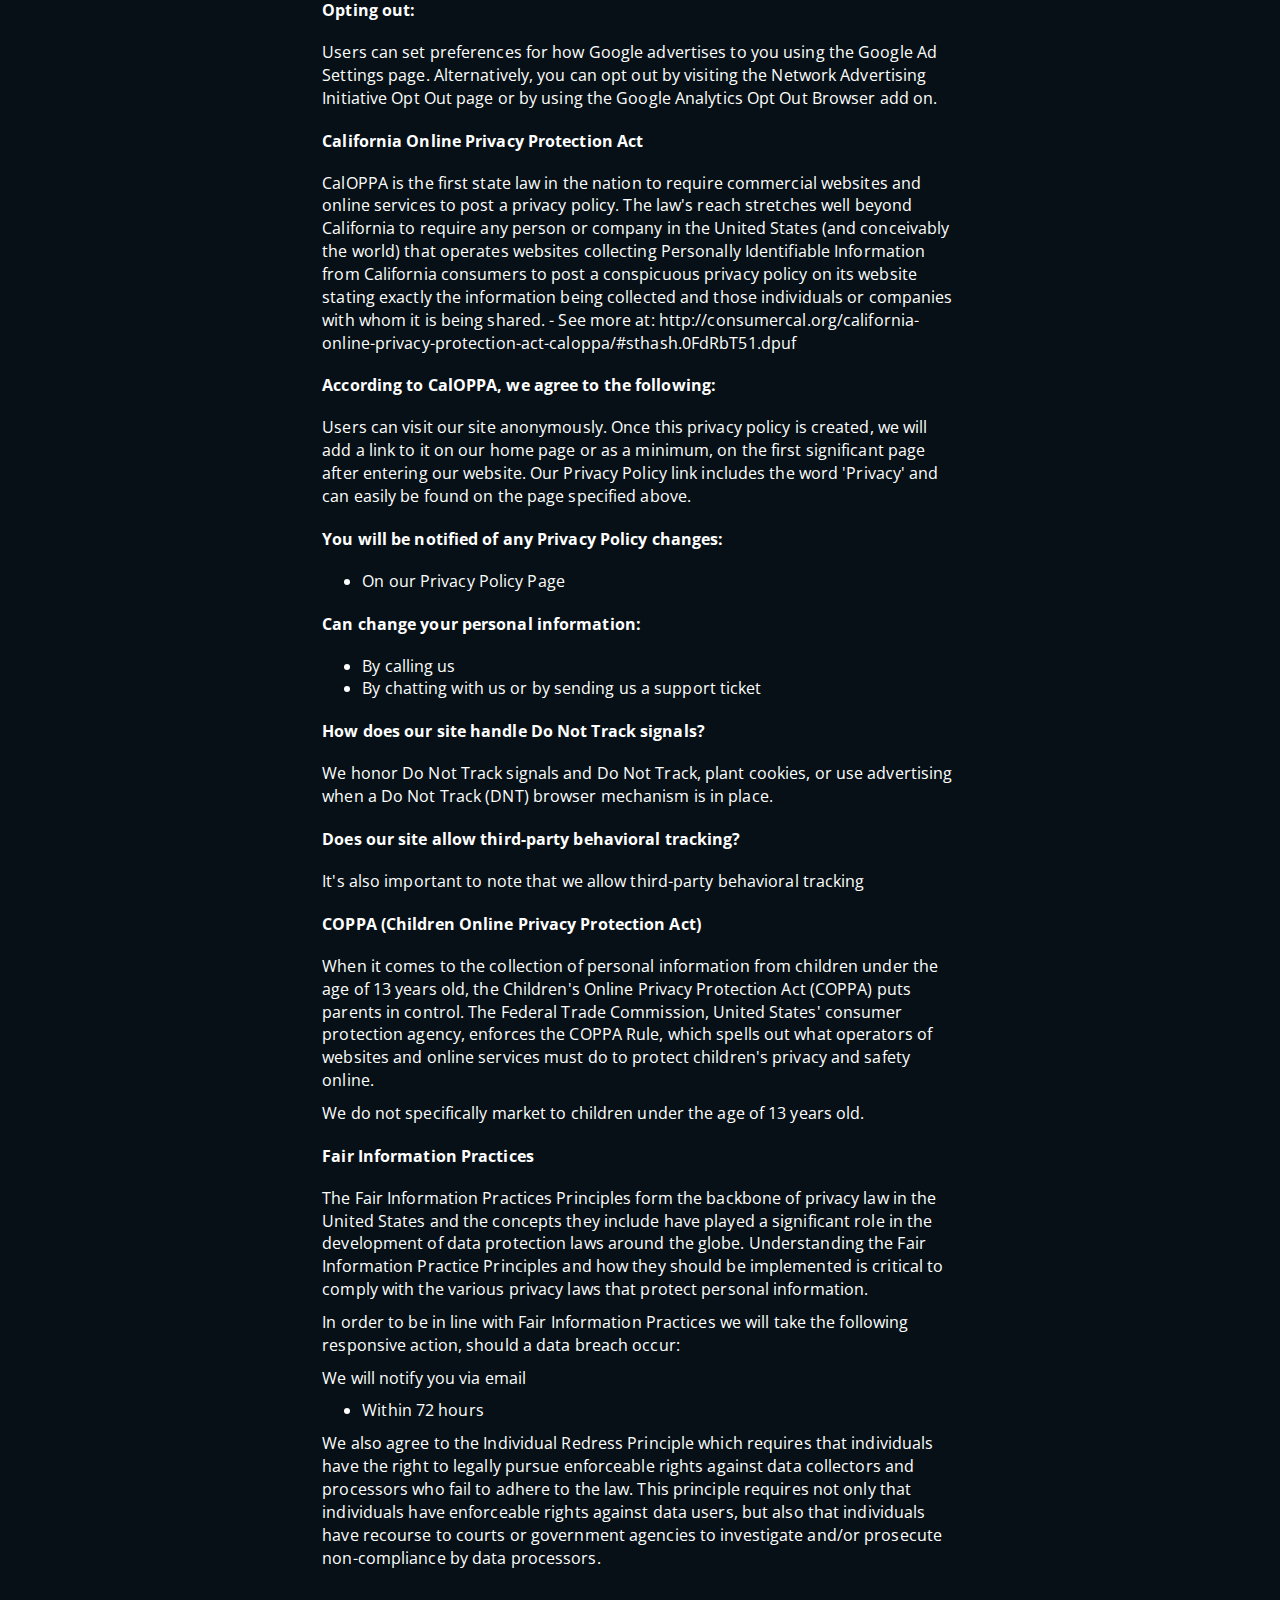
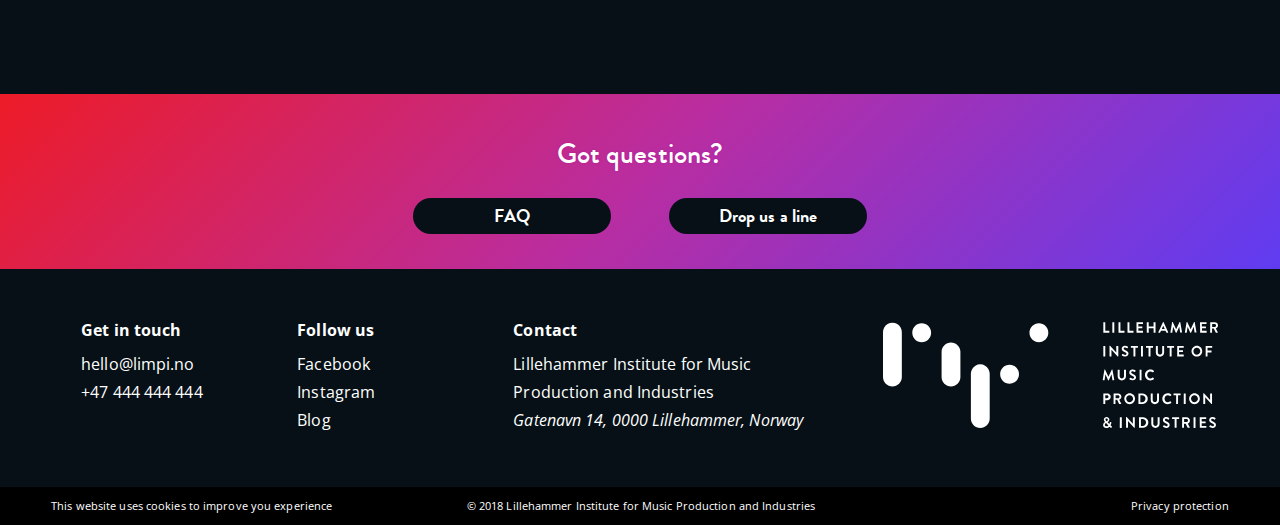
<file: privacy-policy.html>
<!DOCTYPE html>

<html lang="en">
<head>
	<meta charset="utf-8">
	<title>Limpi</title>
    <meta http-equiv="X-UA-Compatible" content="IE=edge">
    <meta content="width=device-width, initial-scale=1" name="viewport" />
    <!-- css -->
	<link href="css/bootstrap.min.css" rel="stylesheet" />
	<link rel='stylesheet' href='css/style.css' />

	<!-- font -->
	<link href="https://fonts.googleapis.com/css?family=Open+Sans:400,400i,700" rel="stylesheet">

	<!-- favicon -->
	<link rel="apple-touch-icon" sizes="57x57" href="images/favicon/apple-icon-57x57.png">
	<link rel="apple-touch-icon" sizes="60x60" href="images/favicon/apple-icon-60x60.png">
	<link rel="apple-touch-icon" sizes="72x72" href="images/favicon/apple-icon-72x72.png">
	<link rel="apple-touch-icon" sizes="76x76" href="images/favicon/apple-icon-76x76.png">
	<link rel="apple-touch-icon" sizes="114x114" href="images/favicon/apple-icon-114x114.png">
	<link rel="apple-touch-icon" sizes="120x120" href="images/favicon/apple-icon-120x120.png">
	<link rel="apple-touch-icon" sizes="144x144" href="images/favicon/apple-icon-144x144.png">
	<link rel="apple-touch-icon" sizes="152x152" href="images/favicon/apple-icon-152x152.png">
	<link rel="apple-touch-icon" sizes="180x180" href="images/favicon/apple-icon-180x180.png">
	<link rel="icon" type="image/png" sizes="192x192"  href="images/favicon/android-icon-192x192.png">
	<link rel="icon" type="image/png" sizes="32x32" href="images/favicon/favicon-32x32.png">
	<link rel="icon" type="image/png" sizes="96x96" href="images/favicon/favicon-96x96.png">
	<link rel="icon" type="image/png" sizes="16x16" href="images/favicon/favicon-16x16.png">
	<link rel="manifest" href="images/favicon/manifest.json">
	<meta name="msapplication-TileColor" content="#ffffff">
	<meta name="msapplication-TileImage" content="images/favicon/ms-icon-144x144.png">
	<meta name="theme-color" content="#ffffff">
	
</head>

<body>


<div class="wrapper">

	<div class="wrapper-content">
		<header class="bs-docs-nav navbar navbar-static-top">
			<div class="navbar-header"> 				
				<button aria-controls="bs-navbar" aria-expanded="false" class="collapsed navbar-toggle" data-target="#bs-navbar" data-toggle="collapse" type="button">
					<span class="icon-bar sw-topper"></span> 
					<span class="icon-bar sw-bottom"></span> 
					<span class="icon-bar sw-footer"></span> 
				</button> 
				<a href="make-us-listen.html" class="mob-btn-header btn btn-sm gradient-left-right">Apply now</a>
				<a href="index.html" class="navbar-brand logo"><span>Limpi</span></a> 
			</div>
			<nav class="collapse navbar-collapse" id="bs-navbar">
				<ul class="nav navbar-nav navbar-right"> 
					<li>
						<a href="program.html">Program</a>
					</li> 
					<li>
						<a href="your-life-at-limpi.html">Your life at Limpi</a>
					</li> 
					<li>
						<a href="faq.html">About Limpi</a>
					</li> 
					<li class="web-btn-header">
						<a href="make-us-listen.html" class="btn btn-sm gradient-left-right">Apply now</a>
					</li>					
				</ul>
			</nav>
		</header>	<!-- header END -->

		<div class="content">
			<div class="container txt-container paddingt-txt-container">
				<h4>Privacy Policy</h4>

				<p>This privacy policy has been compiled to better serve those who are concerned with how their 'Personally Identifiable Information' (PII) is being used online. PII, as described in US privacy law and information security, is information that can be used on its own or with other information to identify, contact, or locate a single person, or to identify an individual in context. Please read our privacy policy carefully to get a clear understanding of how we collect, use, protect or otherwise handle your Personally Identifiable Information in accordance with our website. </p>

				<h4>What personal information do we collect from the people that visit our blog, website or app?</h4>
				<p>
					When ordering or registering on our site, as appropriate, you may be asked to enter your name, email address, phone number, files and links or other details to help you with your experience.
				</p>
				<h4>
					When do we collect information? 
				</h4>
				<p>
					We collect information from you when you subscribe to a newsletter, fill out a form or enter information on our site.
				</p>
				<h4>
					How do we use your information?
				</h4>
				<p>
					We may use the information we collect from you when you register, make a purchase, sign up for our newsletter, respond to a survey or marketing communication, surf the website, or use certain other site features in the following ways:
				</p>
				<ul>
					<li>To personalize your experience and to allow us to deliver the type of content and product offerings in which you are most interested.</li>
					<li>
						To allow us to better service you in responding to your customer service requests.
					</li>
					<li>
						To send periodic emails regarding your order or other products and services.
					</li>
					<li>
						To follow up with them after correspondence (live chat, email or phone inquiries)
					</li>
				</ul>
				<h4>How do we protect your information?</h4>
				<p>We do not use vulnerability scanning and/or scanning to PCI standards. We only provide articles and information. We never ask for credit card numbers. We do not use Malware Scanning.</p>
				<p>Your personal information is contained behind secured networks and is only accessible by a limited number of persons who have special access rights to such systems, and are required to keep the information confidential. In addition, all sensitive/credit information you supply is encrypted via Secure Socket Layer (SSL) technology.</p>
				<p>We implement a variety of security measures when a user enters, submits, or accesses their information to maintain the safety of your personal information. </p>
				<p>For your convenience we may store your credit card information kept for more than 60 days in order to expedite future orders, and to automate the billing process.</p>
				<h4>How do you obtain or delete your stored data?</h4>
				<p>Upon request, we will export and send all your stored data. Upon request all stored data will be deleted from our systems withing 7 business days. Such requests should be sent to the contact email found in the footer of this website.</p>
				<h4>Do we use 'cookies'?</h4>
				<p>
				Yes. Cookies are small files that a site or its service provider transfers to your computer's hard drive through your Web browser (if you allow) that enables the site's or service provider's systems to recognize your browser and capture and remember certain information. For instance, we use cookies to help us remember and process the items in your shopping cart. They are also used to help us understand your preferences based on previous or current site activity, which enables us to provide you with improved services. We also use cookies to help us compile aggregate data about site traffic and site interaction so that we can offer better site experiences and tools in the future.	
				</p>
				<h4>We use cookies to:</h4>
				<ul>
					<li>
						Understand and save user's preferences for future visits.
					</li>
					<li>Compile aggregate data about site traffic and site interactions in order to offer better site experiences and tools in the future. We may also use trusted third-party services that track this information on our behalf.</li>
				</ul>
            	<p>
            		You can choose to have your computer warn you each time a cookie is being sent, or you can choose to turn off all cookies. You do this through your browser settings. Since browser is a little different, look at your browser's Help Menu to learn the correct way to modify your cookies.
            	</p>
            	<h4>If users disable cookies in their browser:</h4>
            	<p>
            		If you turn cookies off, Some of the features that make your site experience more efficient may not function properly.Some of the features that make your site experience more efficient and may not function properly.
            	</p>
            	<h4>Third-party disclosure</h4>
            	<p>We do not sell, trade, or otherwise transfer to outside parties your Personally Identifiable Information unless we provide users with advance notice. This does not include website hosting partners and other parties who assist us in operating our website, conducting our business, or serving our users, so long as those parties agree to keep this information confidential. We may also release information when it's release is appropriate to comply with the law, enforce our site policies, or protect ours or others' rights, property or safety.</p>
            	<p>However, non-personally identifiable visitor information may be provided to other parties for marketing, advertising, or other uses.</p>
             	<h4>Third-party links</h4>
             	<p>Occasionally, at our discretion, we may include or offer third-party products or services on our website. These third-party sites have separate and independent privacy policies. We therefore have no responsibility or liability for the content and activities of these linked sites. Nonetheless, we seek to protect the integrity of our site and welcome any feedback about these sites.</p>
             	<h4>Google</h4>
             	<p>Google's advertising requirements can be summed up by Google's Advertising Principles. They are put in place to provide a positive experience for users. <a href="https://support.google.com/adwordspolicy/answer/1316548?hl=en">https://support.google.com/ adwordspolicy/ answer/1316548?hl=en</a></p>
             	<h4>We use Google AdSense Advertising on our website.</h4>
                <p>Google, as a third-party vendor, uses cookies to serve ads on our site. Google's use of the DART cookie enables it to serve ads to our users based on previous visits to our site and other sites on the Internet. Users may opt-out of the use of the DART cookie by visiting the Google Ad and Content Network privacy policy.</p>
                <h4>We have implemented the following:</h4>   
                <ul>
                	<li>Remarketing with Google AdSense</li>
                	<li>Google Display Network Impression Reporting</li>
                	<li>Demographics and Interests Reporting</li>
                	<li>DoubleClick Platform Integration</li>
                </ul> 
                <p>We, along with third-party vendors such as Google use first-party cookies (such as the Google Analytics cookies) and third-party cookies (such as the DoubleClick cookie) or other third-party identifiers together to compile data regarding user interactions with ad impressions and other ad service functions as they relate to our website.</p>
                <h4>Opting out:</h4>
                <p>Users can set preferences for how Google advertises to you using the Google Ad Settings page. Alternatively, you can opt out by visiting the Network Advertising Initiative Opt Out page or by using the Google Analytics Opt Out Browser add on.</p>
                <h4>California Online Privacy Protection Act</h4>
                <p>CalOPPA is the first state law in the nation to require commercial websites and online services to post a privacy policy. The law's reach stretches well beyond California to require any person or company in the United States (and conceivably the world) that operates websites collecting Personally Identifiable Information from California consumers to post a conspicuous privacy policy on its website stating exactly the information being collected and those individuals or companies with whom it is being shared. - See more at: http://consumercal.org/california-online-privacy-protection-act-caloppa/#sthash.0FdRbT51.dpuf</p>
                <h4>According to CalOPPA, we agree to the following:</h4>
                <p>Users can visit our site anonymously. Once this privacy policy is created, we will add a link to it on our home page or as a minimum, on the first significant page after entering our website. Our Privacy Policy link includes the word 'Privacy' and can easily be found on the page specified above.</p>
                <h4>You will be notified of any Privacy Policy changes:</h4>
                <ul>
                	<li>On our Privacy Policy Page</li>
                </ul>
                <h4>Can change your personal information:</h4>
                <ul>
                	<li>By calling us</li>
                	<li>By chatting with us or by sending us a support ticket</li>
                </ul>
                <h4>How does our site handle Do Not Track signals?</h4>
                <p>We honor Do Not Track signals and Do Not Track, plant cookies, or use advertising when a Do Not Track (DNT) browser mechanism is in place.</p>
                <h4>Does our site allow third-party behavioral tracking?</h4>
                <p>It's also important to note that we allow third-party behavioral tracking</p>
                <h4>COPPA (Children Online Privacy Protection Act)</h4>
                <p>When it comes to the collection of personal information from children under the age of 13 years old, the Children's Online Privacy Protection Act (COPPA) puts parents in control. The Federal Trade Commission, United States' consumer protection agency, enforces the COPPA Rule, which spells out what operators of websites and online services must do to protect children's privacy and safety online.</p>
                <p>We do not specifically market to children under the age of 13 years old.</p>
                <h4>Fair Information Practices</h4>
                <P>The Fair Information Practices Principles form the backbone of privacy law in the United States and the concepts they include have played a significant role in the development of data protection laws around the globe. Understanding the Fair Information Practice Principles and how they should be implemented is critical to comply with the various privacy laws that protect personal information.</P>
                <P>In order to be in line with Fair Information Practices we will take the following responsive action, should a data breach occur:</P>
                <P>We will notify you via email</P>
                <UL>
                	<LI>Within 72 hours</LI>
                </UL>
                <P>We also agree to the Individual Redress Principle which requires that individuals have the right to legally pursue enforceable rights against data collectors and processors who fail to adhere to the law. This principle requires not only that individuals have enforceable rights against data users, but also that individuals have recourse to courts or government agencies to investigate and/or prosecute non-compliance by data processors.</P>                             
                                                 
			</div> <!-- Txt-container END -->
		</div> <!-- Content END -->

	</div><!-- wrapper-content END -->
		


	<div class="footer">
		<div class="container-fluid block-question text-center gradient-left-right">
			<h3 class="title-h3">Got questions?</h3>
			<ul class="list-inline-block">
				<li>					
					<a href="faq.html" class="btn btn-sit-default btn-sm btn-min-width">FAQ</a>
				</li>
				<li>
					<a href="" class="btn btn-sit-default btn-sm btn-min-width">Drop us a line</a>
				</li>
			</ul>
		</div>
		<div class="container-fluid bg-default">
			<ul class="list-footer list-unstyled">
				<li>
					<h4>Get in touch</h4>
					<ul class="list-unstyled">
						<li>
							<a href="mailto:hello@limpi.no">hello@limpi.no</a>							
						</li>
						<li>
							<span>+47 444 444 444</span>
						</li>
					</ul>
				</li>

				<li>
					<h4>Follow us</h4>
					<ul class="list-unstyled">
						<li>
							<a href="">Facebook</a>							
						</li>
						<li>
							<a href="">Instagram</a>
						</li>
						<li>
							<a href="">Blog</a>
						</li>
					</ul>
				</li>

				<li class="list-lg">
					<h4>Contact</h4>
					<ul class="span-block list-unstyled">
						<li>
							<span>Lillehammer Institute for Music</span>
							<span>Production and Industries</span>
							<span class="txt-italic">Gatenavn 14, 0000 Lillehammer, Norway</span>							
						</li>
					</ul>
				</li>

				<li class="logo-footer">					
					<a href="index.html"><img src="images/svg/logo-full-horizontal-white.svg"></a>					
				</li>

			</ul>
		</div>
		<div class="container-fluid footer-copyright bg-black">
			<ul class="nav nav-pills nav-justified">
				<li class="mob-txt">
					&copy; 2018 Lillehammer Institute for Music Production and Industries
				</li>
				<li>
					This website uses cookies to improve you experience
				</li>
				<li class="web-txt copy-txt">
					&copy; 2018 Lillehammer Institute for Music Production and Industries
				</li>
				<li>
					<a href="privacy-policy.html">Privacy protection</a>
				</li>
			</ul>
		</div>
	</div><!-- Footer END -->
	
</div><!-- wrapper END -->


	
		<!-- Javascripts -->
		<script type="text/javascript" src="https://ajax.googleapis.com/ajax/libs/jquery/1.12.4/jquery.min.js"></script> 
		<script type="text/javascript" src="js/bootstrap.min.js"></script> 


	</body>
</html>
</file>
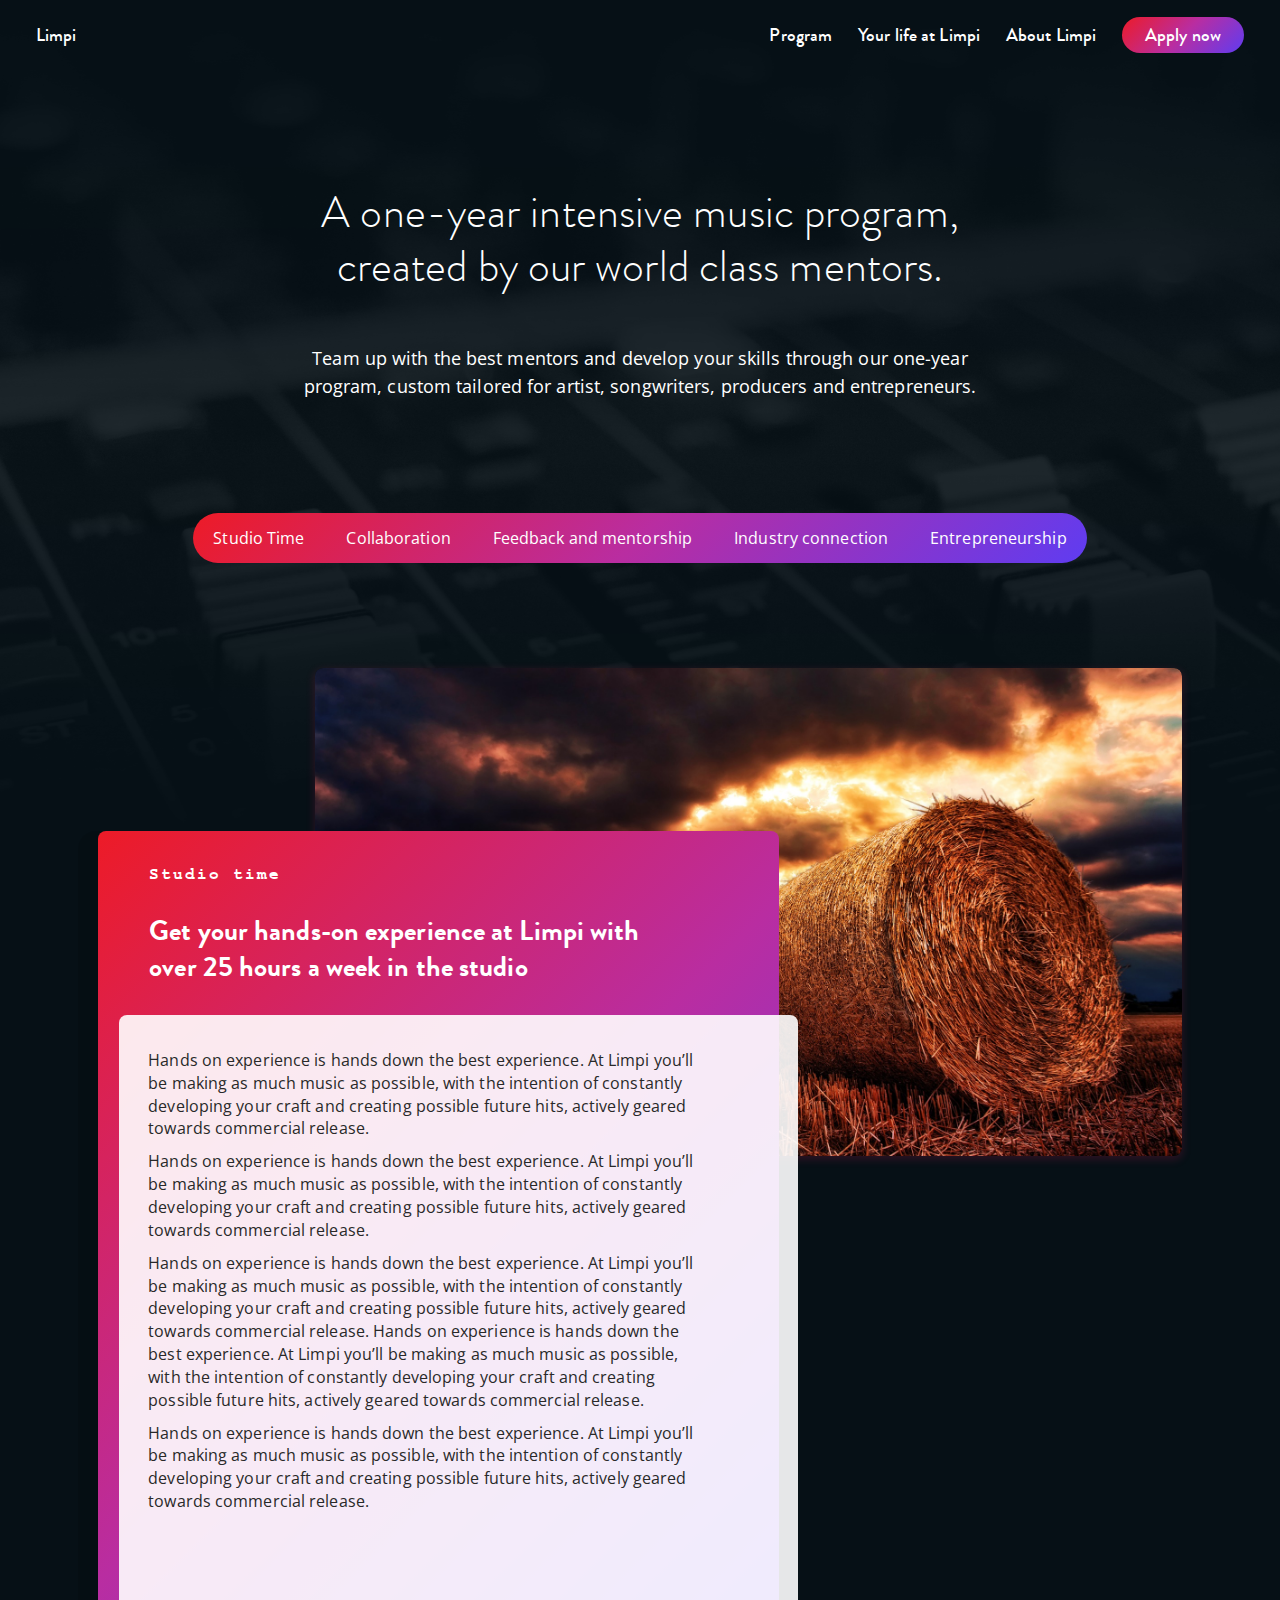
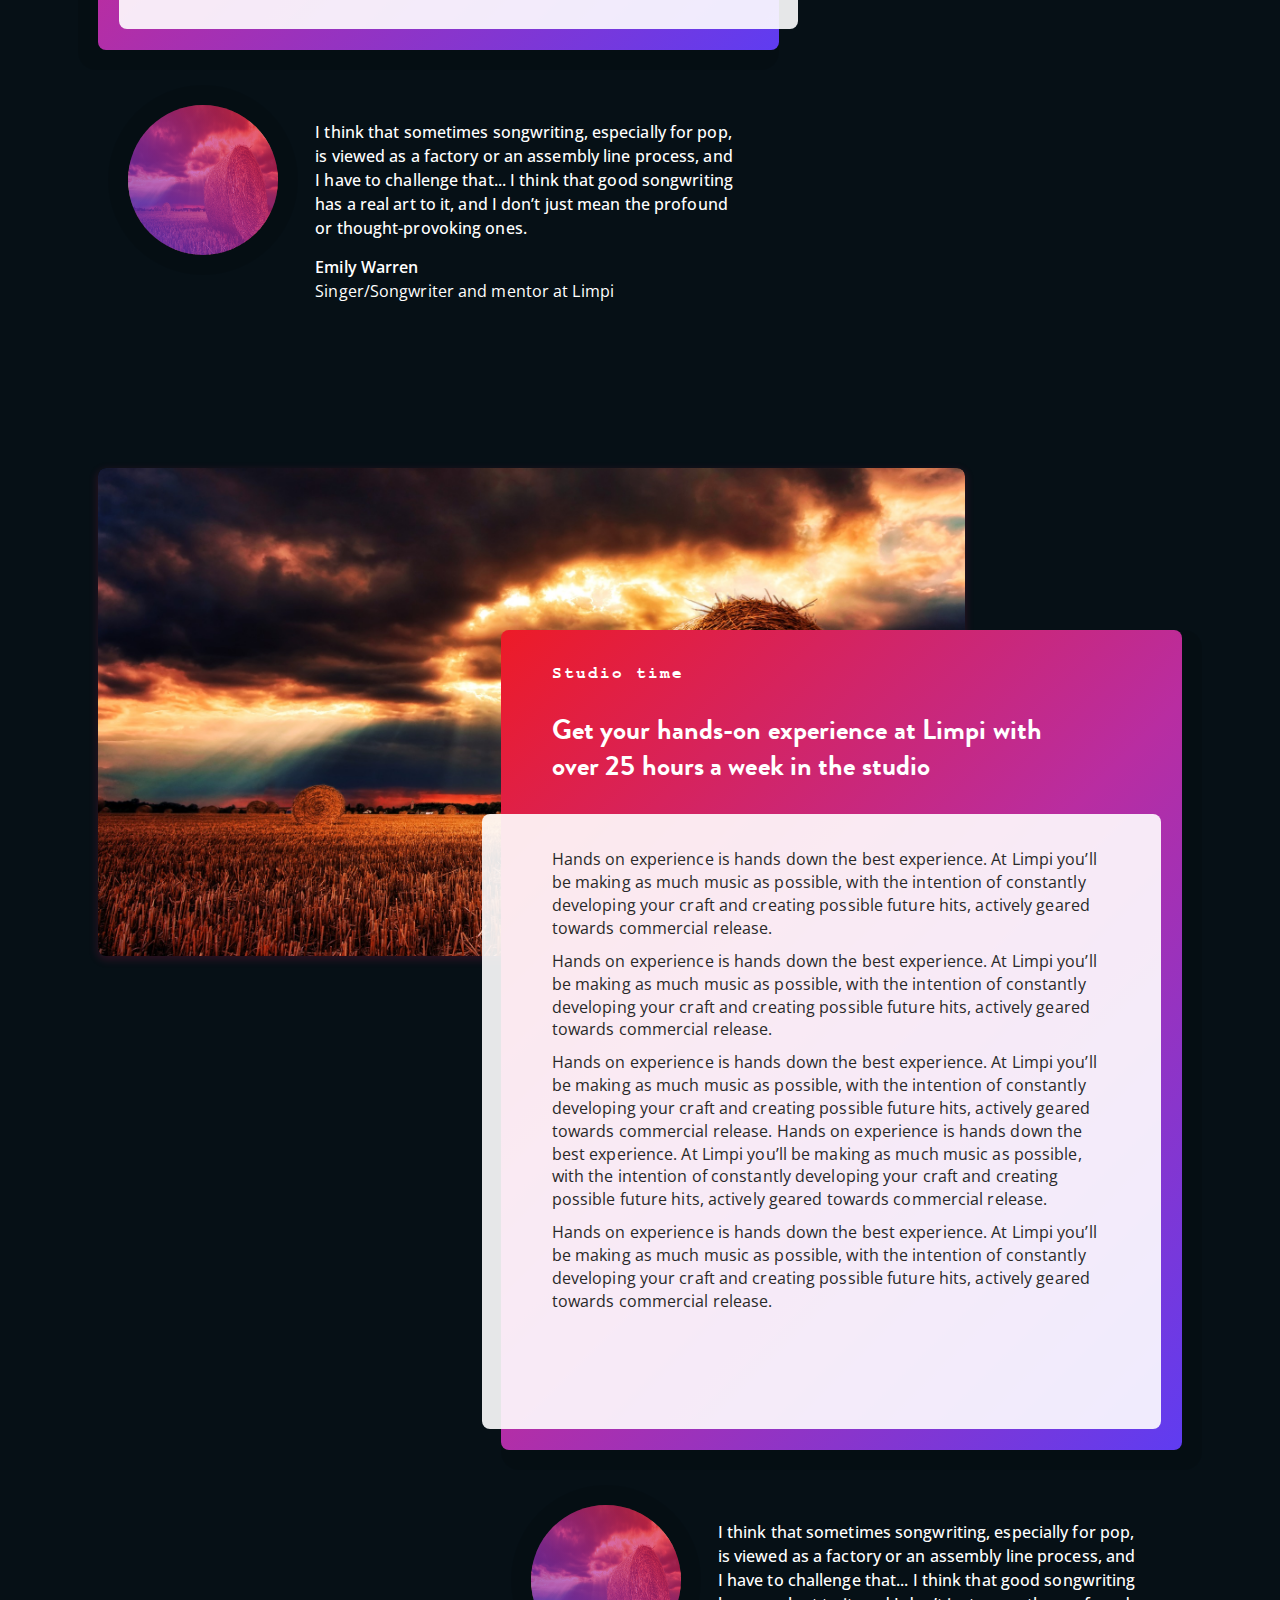
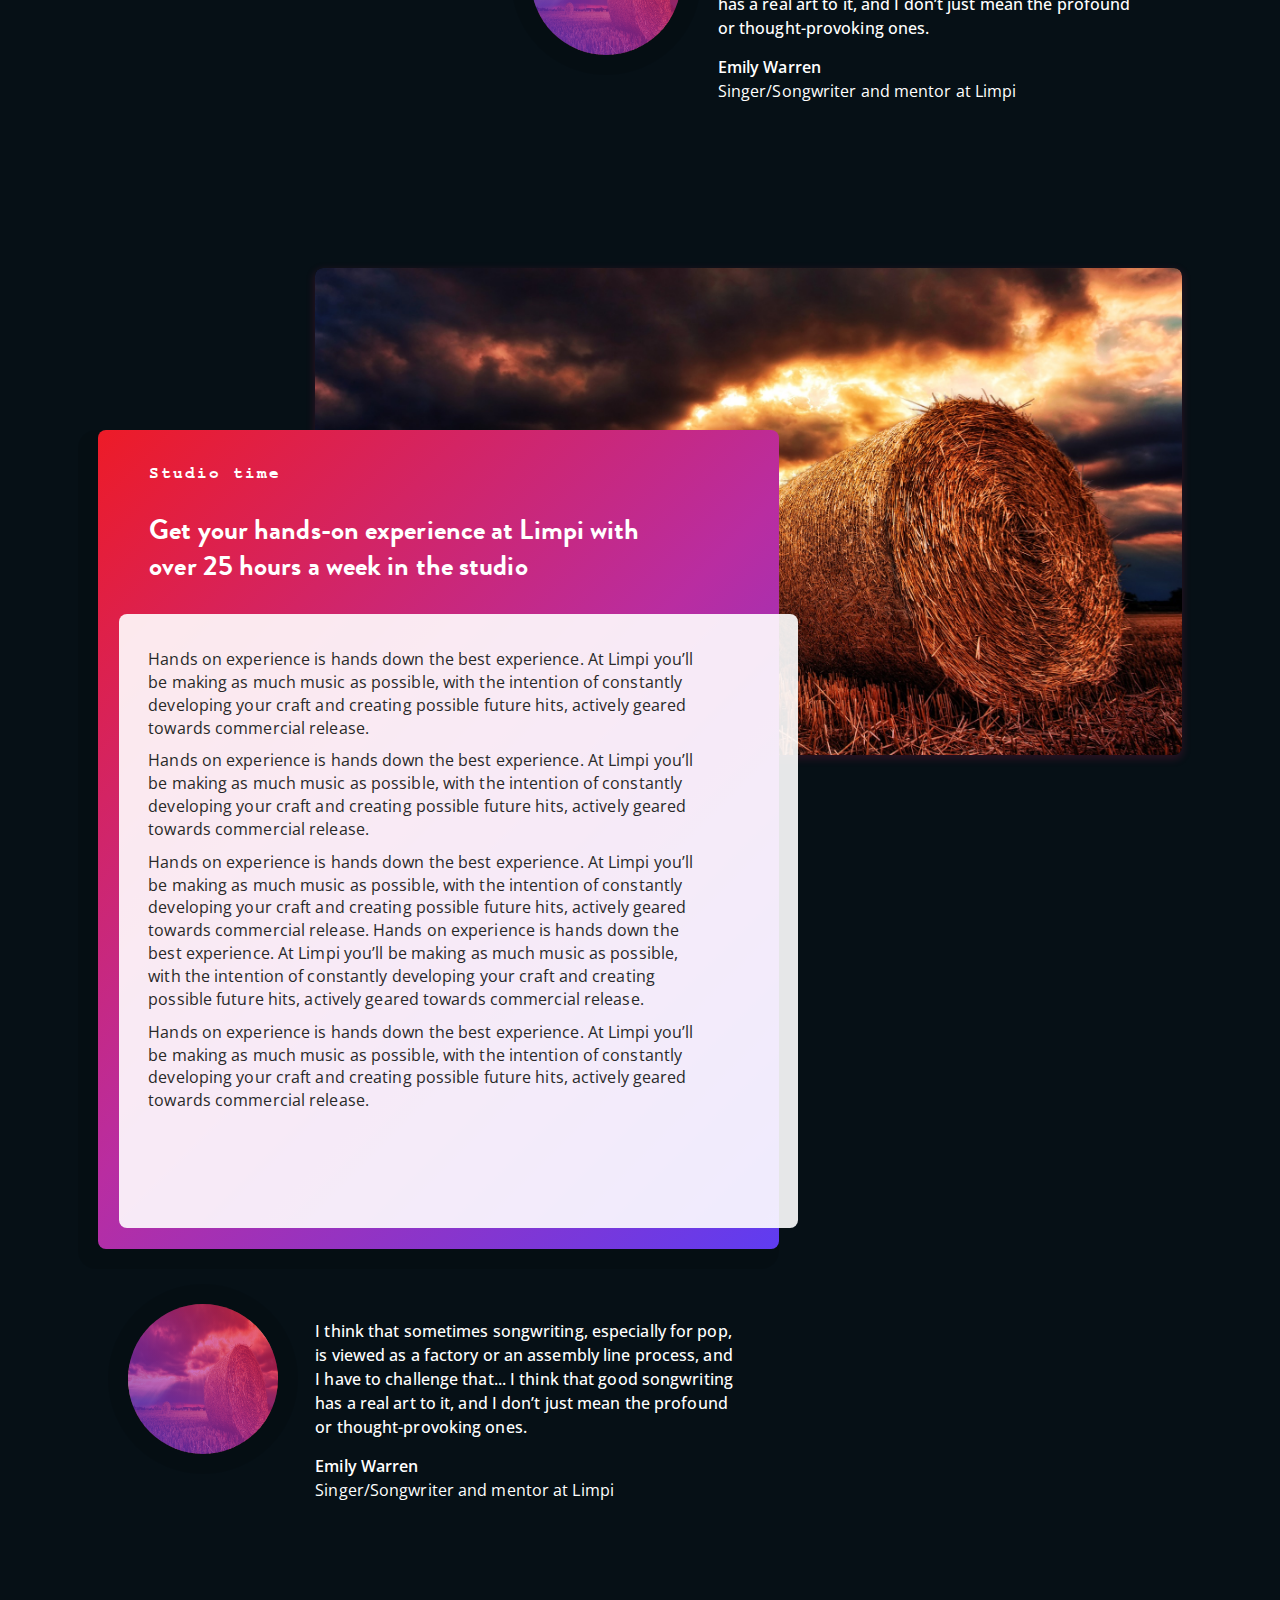
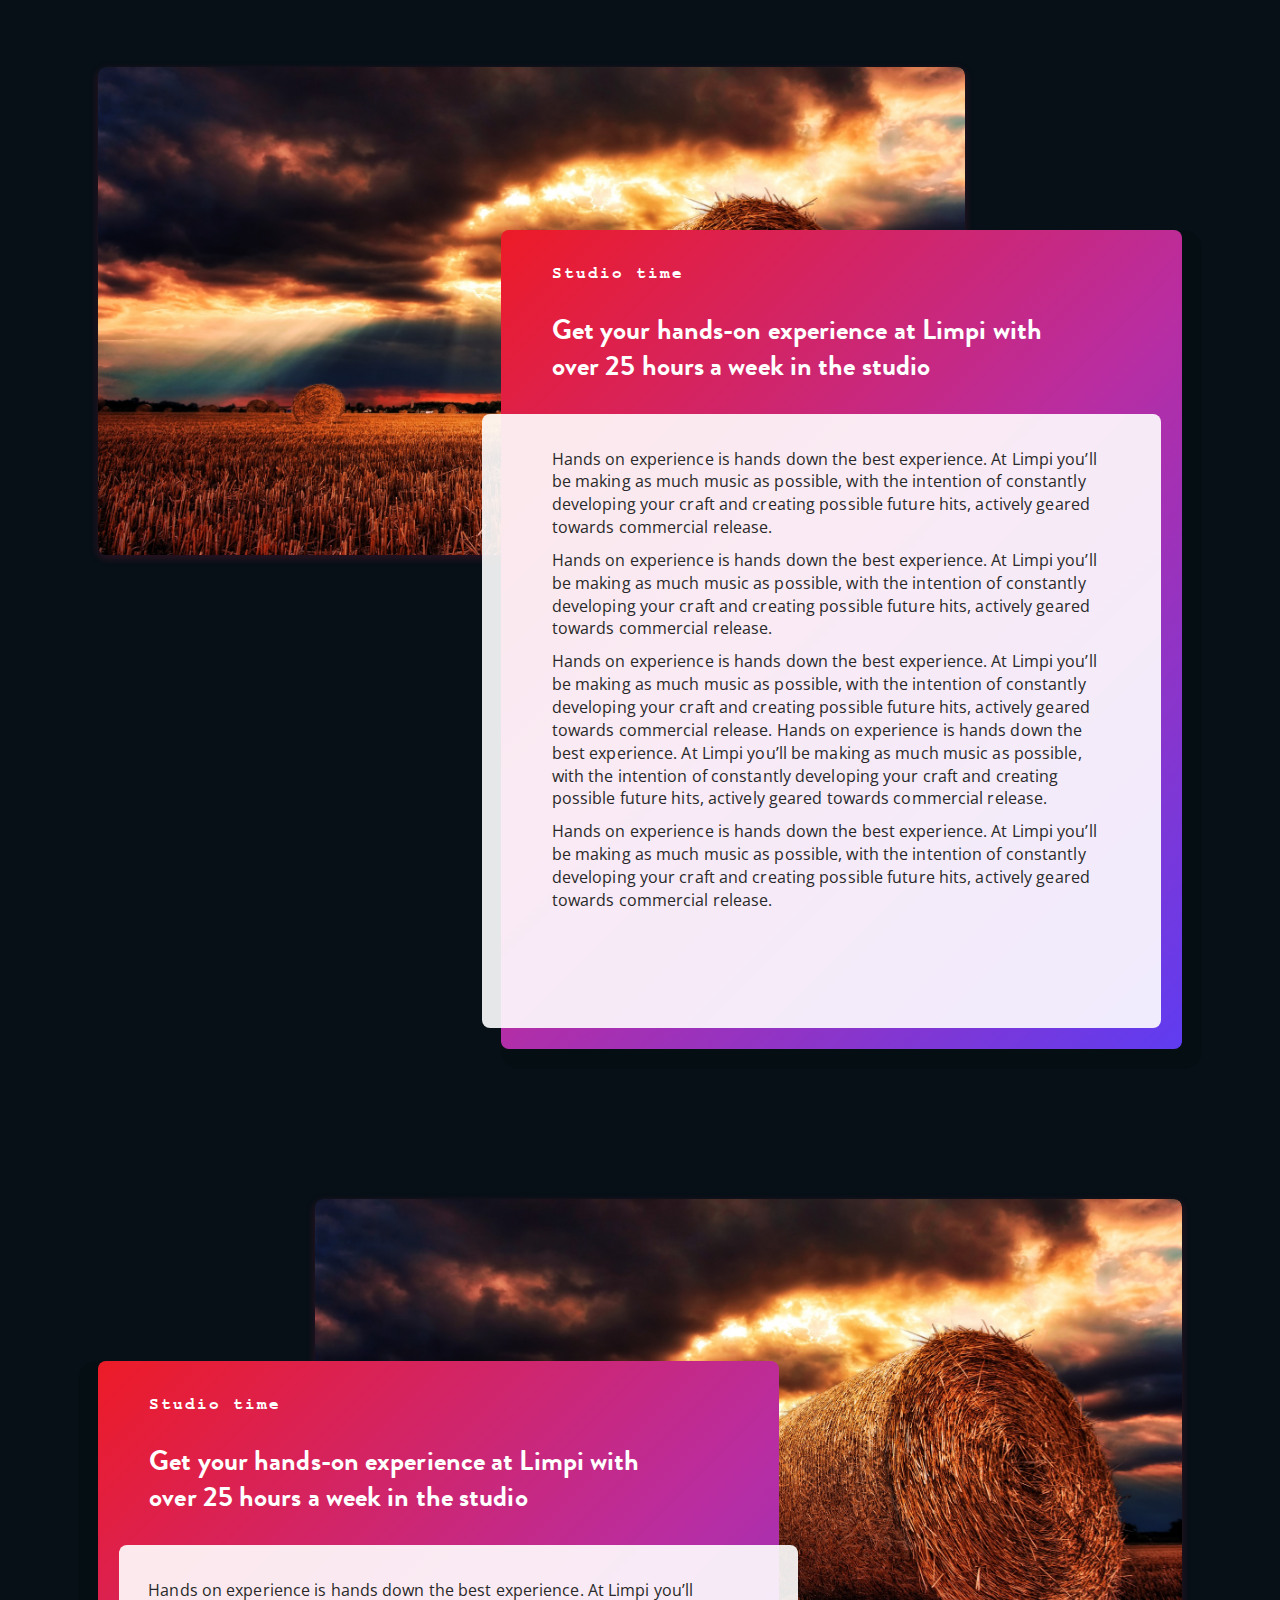
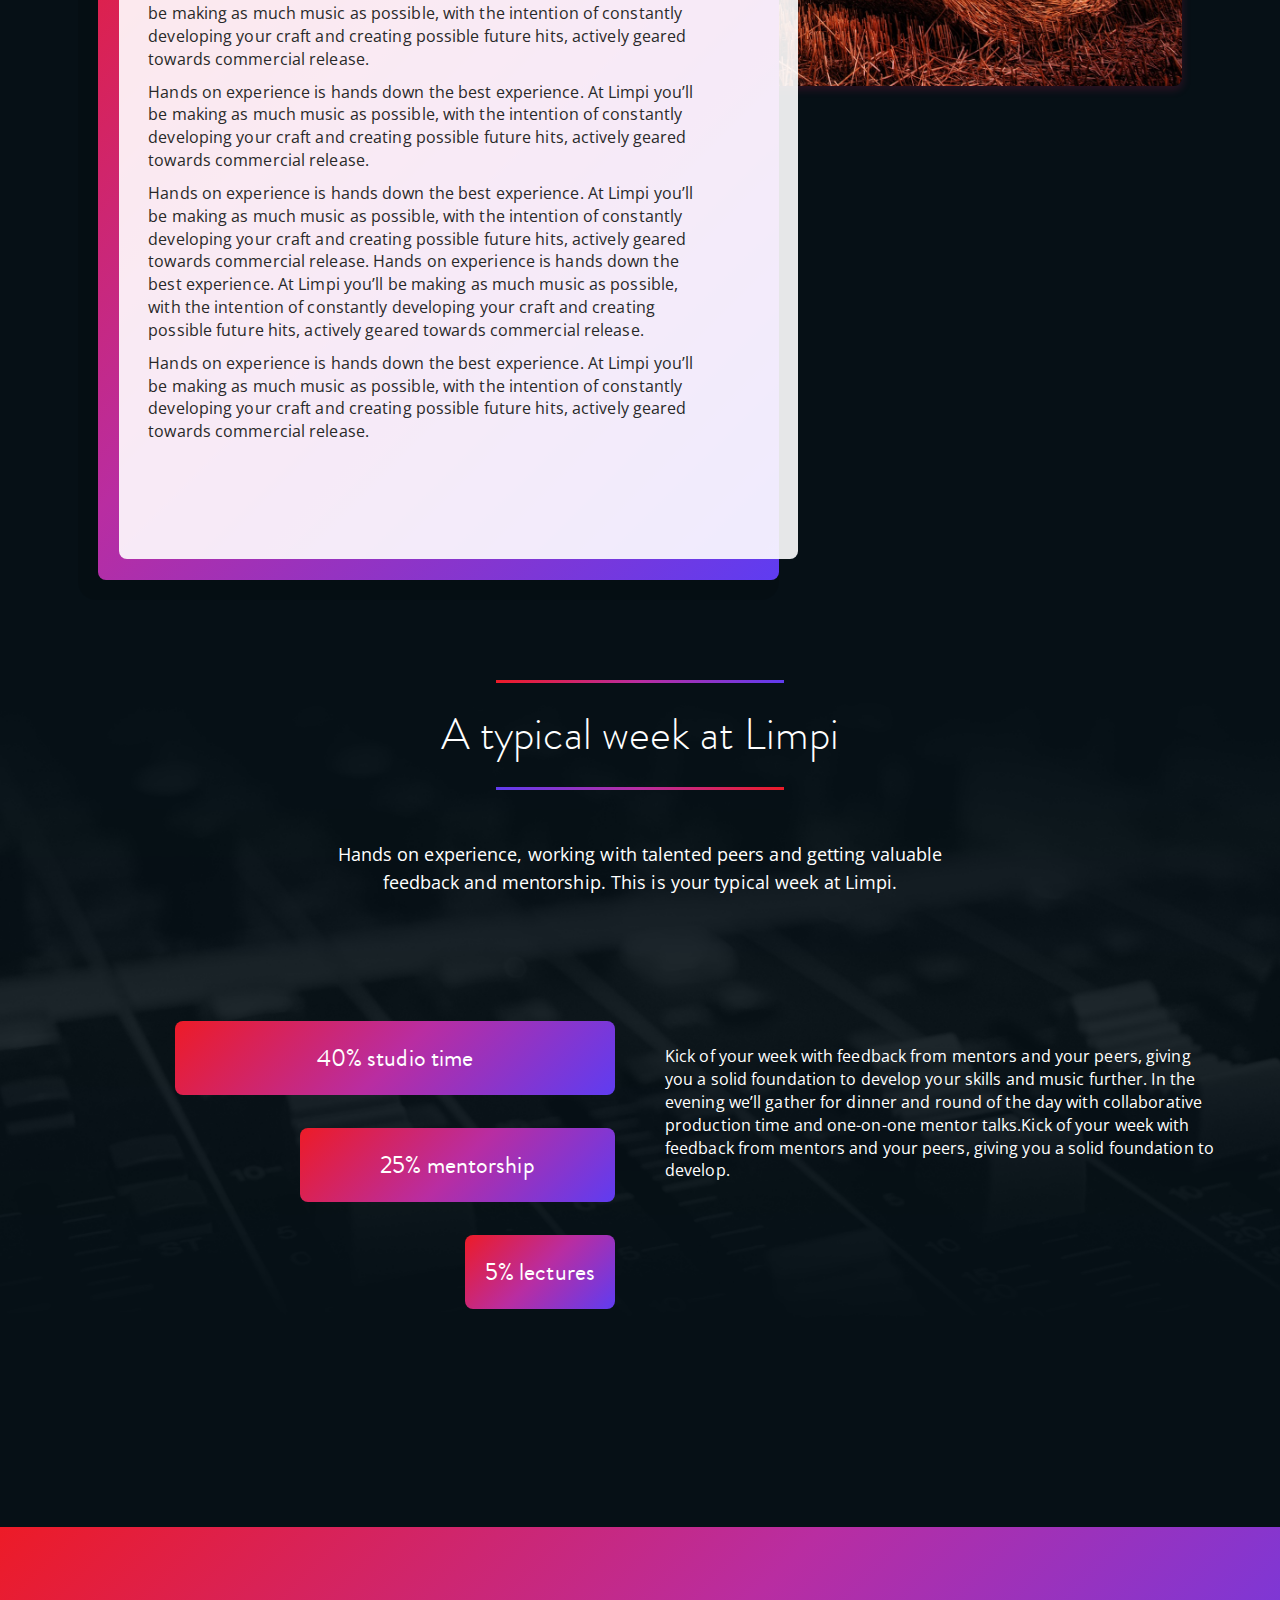
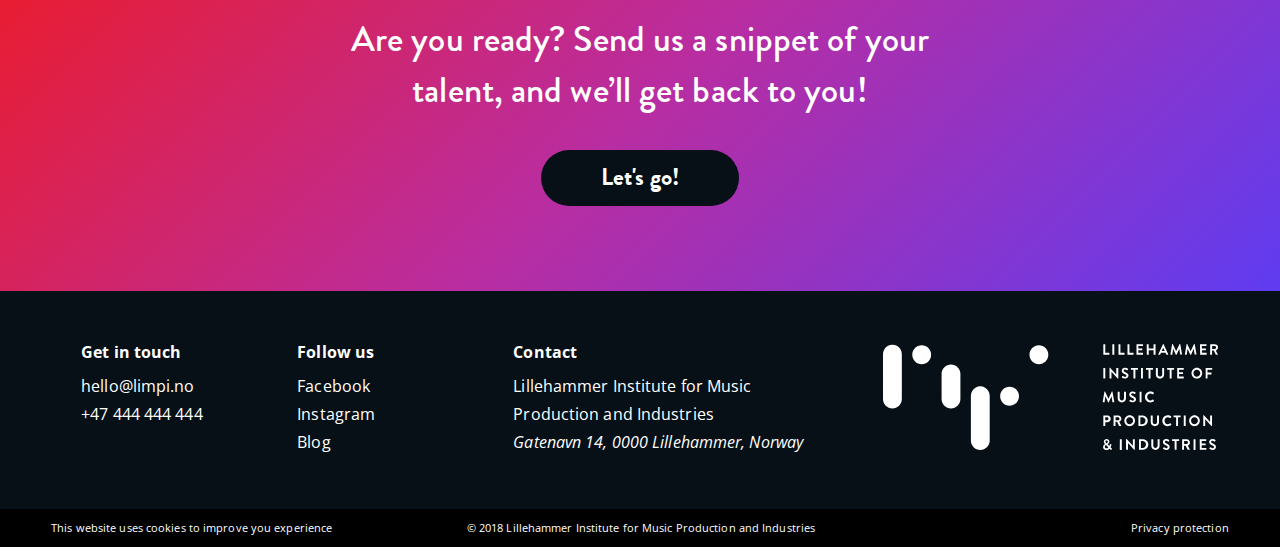
<file: program.html>
<!DOCTYPE html>

<html lang="en">
<head>
	<meta charset="utf-8">
	<title>Limpi</title>
    <meta http-equiv="X-UA-Compatible" content="IE=edge">
    <meta content="width=device-width, initial-scale=1" name="viewport" />
    <!-- css -->
	<link href="css/bootstrap.min.css" rel="stylesheet" />
	<link rel='stylesheet' href='css/style.css' />

	<!-- font -->
	<link href="https://fonts.googleapis.com/css?family=Open+Sans:400,400i,700" rel="stylesheet">

	<!-- favicon -->
	<link rel="apple-touch-icon" sizes="57x57" href="images/favicon/apple-icon-57x57.png">
	<link rel="apple-touch-icon" sizes="60x60" href="images/favicon/apple-icon-60x60.png">
	<link rel="apple-touch-icon" sizes="72x72" href="images/favicon/apple-icon-72x72.png">
	<link rel="apple-touch-icon" sizes="76x76" href="images/favicon/apple-icon-76x76.png">
	<link rel="apple-touch-icon" sizes="114x114" href="images/favicon/apple-icon-114x114.png">
	<link rel="apple-touch-icon" sizes="120x120" href="images/favicon/apple-icon-120x120.png">
	<link rel="apple-touch-icon" sizes="144x144" href="images/favicon/apple-icon-144x144.png">
	<link rel="apple-touch-icon" sizes="152x152" href="images/favicon/apple-icon-152x152.png">
	<link rel="apple-touch-icon" sizes="180x180" href="images/favicon/apple-icon-180x180.png">
	<link rel="icon" type="image/png" sizes="192x192"  href="images/favicon/android-icon-192x192.png">
	<link rel="icon" type="image/png" sizes="32x32" href="images/favicon/favicon-32x32.png">
	<link rel="icon" type="image/png" sizes="96x96" href="images/favicon/favicon-96x96.png">
	<link rel="icon" type="image/png" sizes="16x16" href="images/favicon/favicon-16x16.png">
	<link rel="manifest" href="images/favicon/manifest.json">
	<meta name="msapplication-TileColor" content="#ffffff">
	<meta name="msapplication-TileImage" content="images/favicon/ms-icon-144x144.png">
	<meta name="theme-color" content="#ffffff">
	
</head>

<body class="bg-body">


<div class="wrapper">

	<div class="wrapper-content">
		<header class="bs-docs-nav navbar navbar-static-top">
			<div class="navbar-header"> 				
				<button aria-controls="bs-navbar" aria-expanded="false" class="collapsed navbar-toggle" data-target="#bs-navbar" data-toggle="collapse" type="button">
					<span class="icon-bar sw-topper"></span> 
					<span class="icon-bar sw-bottom"></span> 
					<span class="icon-bar sw-footer"></span> 
				</button> 
				<a href="make-us-listen.html" class="mob-btn-header btn btn-sm gradient-left-right">Apply now</a>
				<a href="index.html" class="navbar-brand logo"><span>Limpi</span></a> 
			</div>
			<nav class="collapse navbar-collapse" id="bs-navbar">
				<ul class="nav navbar-nav navbar-right"> 
					<li>
						<a href="">Program</a>
					</li> 
					<li>
						<a href="your-life-at-limpi.html">Your life at Limpi</a>
					</li> 
					<li>
						<a href="faq.html">About Limpi</a>
					</li> 
					<li class="web-btn-header">
						<a href="make-us-listen.html" class="btn btn-sm gradient-left-right">Apply now</a>
					</li>					
				</ul>
			</nav>
		</header>	<!-- header END -->

		<div class="content">

			<div class="container-fluid top-block text-center">

				<h2 class="panel-title margin-bottom-lg">A one-year intensive music program, created by our world class mentors.</h2>
				<p class="txt-lg min-width-txt">Team up with the best mentors and develop your skills through our one-year program, custom tailored for artist, songwriters, producers and entrepreneurs.</p>

			</div> <!-- container-fluid END -->

			<div class="nav-top-list">
				<ul class="nav nav-pills gradient-left-right">
					<li>
						<a href="#Studio">Studio Time</a>
					</li>
					<li>
						<a href="#Collaboration">Collaboration</a>
					</li>
					<li>
						<a href="#Feedback-and-mentorship">Feedback and mentorship</a>
					</li>
					<li>
						<a href="#Industry-connection">Industry connection</a>
					</li>
					<li>
						<a href="#Entrepreneurship">Entrepreneurship</a>
					</li>
				</ul>
			</div>	


			<div class="content-program">
				<div class="container-fluid">	
					<div class="margin-bottom-mob clearfix">
						<div class="container-fluid block-responsive block-responsive-left clearfix" id="Studio">
							<div class="block-responsive-img">
								<img src="images/nature.jpg">
							</div>
							<div class="all-block-responsive">
								<div class="block-responsive-txt gradient-left-right">
									<div class="block-responsive-header">
										<span>Studio time</span>
										<h3>Get your hands-on experience at Limpi with over 25 hours a week in the studio</h3>
									</div>
									<div class="block-responsive-body">
										<p>
											Hands on experience is hands down the best experience. At Limpi you’ll be making as much music as possible, with the intention of constantly developing your craft and creating possible future hits, actively geared towards commercial release.
										</p>
										<p>
											Hands on experience is hands down the best experience. At Limpi you’ll be making as much music as possible, with the intention of constantly developing your craft and creating possible future hits, actively geared towards commercial release.
										</p>
										<p>
											Hands on experience is hands down the best experience. At Limpi you’ll be making as much music as possible, with the intention of constantly developing your craft and creating possible future hits, actively geared towards commercial release. Hands on experience is hands down the best experience. At Limpi you’ll be making as much music as possible, with the intention of constantly developing your craft and creating possible future hits, actively geared towards commercial release.
										</p>
										<p>
											Hands on experience is hands down the best experience. At Limpi you’ll be making as much music as possible, with the intention of constantly developing your craft and creating possible future hits, actively geared towards commercial release.
										</p>						 
									</div>
								</div>
								<div class="media media-responsive media-lg">
									  <div class="mob-media-body">
									    <p>I think that sometimes songwriting, especially for pop, is viewed as a factory or an assembly line process, and I have to challenge that... I think that good songwriting has a real art to it, and I don’t just mean the profound or thought-provoking ones.</p>
									  </div>
									  <div class="media-left">
										  	<div class="object-shadow">
											    <a href="#">					      
											      <img class="media-object" src="images/nature.jpg">
											    </a>	
										  	</div>
									  </div>
									  <div class="media-body">
									    <h4 class="media-heading">I think that sometimes songwriting, especially for pop, is viewed as a factory or an assembly line process, and I have to challenge that... I think that good songwriting has a real art to it, and I don’t just mean the profound or thought-provoking ones.</h4>
									    <p>
									    	<span>Emily Warren</span>
									    	Singer/Songwriter and mentor at Limpi
									    </p>
									  </div>
								</div>
							</div>
						</div>	
						<div class="container-fluid block-responsive block-responsive-right clearfix" id="Collaboration">
							<div class="block-responsive-img">
								<img src="images/nature.jpg">
							</div>
							<div class="all-block-responsive">
								<div class="block-responsive-txt gradient-left-right">
									<div class="block-responsive-header">
										<span>Studio time</span>
										<h3>Get your hands-on experience at Limpi with over 25 hours a week in the studio</h3>
									</div>
									<div class="block-responsive-body">
										<p>
											Hands on experience is hands down the best experience. At Limpi you’ll be making as much music as possible, with the intention of constantly developing your craft and creating possible future hits, actively geared towards commercial release.
										</p>
										<p>
											Hands on experience is hands down the best experience. At Limpi you’ll be making as much music as possible, with the intention of constantly developing your craft and creating possible future hits, actively geared towards commercial release.
										</p>
										<p>
											Hands on experience is hands down the best experience. At Limpi you’ll be making as much music as possible, with the intention of constantly developing your craft and creating possible future hits, actively geared towards commercial release. Hands on experience is hands down the best experience. At Limpi you’ll be making as much music as possible, with the intention of constantly developing your craft and creating possible future hits, actively geared towards commercial release.
										</p>
										<p>
											Hands on experience is hands down the best experience. At Limpi you’ll be making as much music as possible, with the intention of constantly developing your craft and creating possible future hits, actively geared towards commercial release.
										</p>						 
									</div>
								</div>
								<div class="media media-responsive media-lg">
									  <div class="mob-media-body">
									    <p>I think that sometimes songwriting, especially for pop, is viewed as a factory or an assembly line process, and I have to challenge that... I think that good songwriting has a real art to it, and I don’t just mean the profound or thought-provoking ones.</p>
									  </div>
									  <div class="media-left">
										  	<div class="object-shadow">
											    <a href="#">					      
											      <img class="media-object" src="images/nature.jpg">
											    </a>	
										  	</div>
									  </div>
									  <div class="media-body">
									    <h4 class="media-heading">I think that sometimes songwriting, especially for pop, is viewed as a factory or an assembly line process, and I have to challenge that... I think that good songwriting has a real art to it, and I don’t just mean the profound or thought-provoking ones.</h4>
									    <p>
									    	<span>Emily Warren</span>
									    	Singer/Songwriter and mentor at Limpi
									    </p>
									  </div>
								</div>
							</div>
						</div>	
						<div class="container-fluid block-responsive block-responsive-left clearfix" id="Feedback-and-mentorship">
							<div class="block-responsive-img">
								<img src="images/nature.jpg">
							</div>
							<div class="all-block-responsive">
								<div class="block-responsive-txt gradient-left-right">
									<div class="block-responsive-header">
										<span>Studio time</span>
										<h3>Get your hands-on experience at Limpi with over 25 hours a week in the studio</h3>
									</div>
									<div class="block-responsive-body">
										<p>
											Hands on experience is hands down the best experience. At Limpi you’ll be making as much music as possible, with the intention of constantly developing your craft and creating possible future hits, actively geared towards commercial release.
										</p>
										<p>
											Hands on experience is hands down the best experience. At Limpi you’ll be making as much music as possible, with the intention of constantly developing your craft and creating possible future hits, actively geared towards commercial release.
										</p>
										<p>
											Hands on experience is hands down the best experience. At Limpi you’ll be making as much music as possible, with the intention of constantly developing your craft and creating possible future hits, actively geared towards commercial release. Hands on experience is hands down the best experience. At Limpi you’ll be making as much music as possible, with the intention of constantly developing your craft and creating possible future hits, actively geared towards commercial release.
										</p>
										<p>
											Hands on experience is hands down the best experience. At Limpi you’ll be making as much music as possible, with the intention of constantly developing your craft and creating possible future hits, actively geared towards commercial release.
										</p>						 
									</div>
								</div>
								<div class="media media-responsive media-lg">
									  <div class="mob-media-body">
									    <p>I think that sometimes songwriting, especially for pop, is viewed as a factory or an assembly line process, and I have to challenge that... I think that good songwriting has a real art to it, and I don’t just mean the profound or thought-provoking ones.</p>
									  </div>
									  <div class="media-left">
										  	<div class="object-shadow">
											    <a href="#">					      
											      <img class="media-object" src="images/nature.jpg">
											    </a>	
										  	</div>
									  </div>
									  <div class="media-body">
									    <h4 class="media-heading">I think that sometimes songwriting, especially for pop, is viewed as a factory or an assembly line process, and I have to challenge that... I think that good songwriting has a real art to it, and I don’t just mean the profound or thought-provoking ones.</h4>
									    <p>
									    	<span>Emily Warren</span>
									    	Singer/Songwriter and mentor at Limpi
									    </p>
									  </div>
								</div>
							</div>
						</div>	
						<div class="container-fluid block-responsive block-responsive-right clearfix" id="Industry-connection">
							<div class="block-responsive-img">
								<img src="images/nature.jpg">
							</div>
							<div class="all-block-responsive">
								<div class="block-responsive-txt gradient-left-right">
									<div class="block-responsive-header">
										<span>Studio time</span>
										<h3>Get your hands-on experience at Limpi with over 25 hours a week in the studio</h3>
									</div>
									<div class="block-responsive-body">
										<p>
											Hands on experience is hands down the best experience. At Limpi you’ll be making as much music as possible, with the intention of constantly developing your craft and creating possible future hits, actively geared towards commercial release.
										</p>
										<p>
											Hands on experience is hands down the best experience. At Limpi you’ll be making as much music as possible, with the intention of constantly developing your craft and creating possible future hits, actively geared towards commercial release.
										</p>
										<p>
											Hands on experience is hands down the best experience. At Limpi you’ll be making as much music as possible, with the intention of constantly developing your craft and creating possible future hits, actively geared towards commercial release. Hands on experience is hands down the best experience. At Limpi you’ll be making as much music as possible, with the intention of constantly developing your craft and creating possible future hits, actively geared towards commercial release.
										</p>
										<p>
											Hands on experience is hands down the best experience. At Limpi you’ll be making as much music as possible, with the intention of constantly developing your craft and creating possible future hits, actively geared towards commercial release.
										</p>						 
									</div>
								</div>
							</div>
						</div>		
						<div class="container-fluid block-responsive block-responsive-left clearfix" id="Entrepreneurship">
							<div class="block-responsive-img">
								<img src="images/nature.jpg">
							</div>
							<div class="all-block-responsive">
								<div class="block-responsive-txt gradient-left-right">
									<div class="block-responsive-header">
										<span>Studio time</span>
										<h3>Get your hands-on experience at Limpi with over 25 hours a week in the studio</h3>
									</div>
									<div class="block-responsive-body">
										<p>
											Hands on experience is hands down the best experience. At Limpi you’ll be making as much music as possible, with the intention of constantly developing your craft and creating possible future hits, actively geared towards commercial release.
										</p>
										<p>
											Hands on experience is hands down the best experience. At Limpi you’ll be making as much music as possible, with the intention of constantly developing your craft and creating possible future hits, actively geared towards commercial release.
										</p>
										<p>
											Hands on experience is hands down the best experience. At Limpi you’ll be making as much music as possible, with the intention of constantly developing your craft and creating possible future hits, actively geared towards commercial release. Hands on experience is hands down the best experience. At Limpi you’ll be making as much music as possible, with the intention of constantly developing your craft and creating possible future hits, actively geared towards commercial release.
										</p>
										<p>
											Hands on experience is hands down the best experience. At Limpi you’ll be making as much music as possible, with the intention of constantly developing your craft and creating possible future hits, actively geared towards commercial release.
										</p>						 
									</div>
								</div>
							</div>
						</div>	
					</div>
				</div>
			</div>		


			<div class="content-bg">
				<div class="container-fluid media-block">
					<h2 class="panel-title margin-bottom-lg title-border">A typical week at Limpi</h2>
					<p class="txt-lg min-width-txt text-center">Hands on experience, working with talented peers and getting valuable feedback and mentorship. This is your typical week at Limpi.</p>
					<div class="row mob-row margin-top-default">
						<div class="col-md-6 col-sm-6">
							<ul class="text-right list-unstyled">
								<li>
									<a href="" class="btn btn-lg-radius gradient-left-right width-100"><span>40%</span> studio time</a>
								</li>
								<li>
									<a href="" class="btn btn-lg-radius gradient-left-right width-75"><span>25%</span> mentorship</a>
								</li>
								<li>
									<a href="" class="btn btn-lg-radius gradient-left-right"><span>5%</span> lectures</a>
								</li>
							</ul>
						</div>
						<div class="col-md-6 col-sm-6">
							<p class="min-margin-top">Kick of your week with feedback from mentors and your peers, giving you a solid foundation to develop your skills and music further. In the evening we’ll gather for dinner and round of the day with collaborative production time and one-on-one mentor talks.Kick of your week with feedback from mentors and your peers, giving you a solid foundation to develop.</p>
						</div>
					</div>
				</div> <!-- container-fluid END -->
			</div>	


			<div class="container-fluid block-question-lg text-center gradient-left-right">
				<h3 class="title-h3-lg">Are you ready? Send us a snippet of your talent, and we’ll get back to you!</h3>
				<ul class="list-inline-block">
					<li>					
						<a href="make-us-listen.html" class="btn btn-sit-default btn-lg btn-min-width">Let's go!</a>
					</li>
				</ul>
			</div> <!-- container-fluid END -->

		</div> <!-- Content END -->

	</div><!-- wrapper-content END -->
		


	<div class="footer">
		<div class="container-fluid bg-default">
			<ul class="list-footer list-unstyled">
				<li>
					<h4>Get in touch</h4>
					<ul class="list-unstyled">
						<li>
							<a href="mailto:hello@limpi.no">hello@limpi.no</a>							
						</li>
						<li>
							<span>+47 444 444 444</span>
						</li>
					</ul>
				</li>

				<li>
					<h4>Follow us</h4>
					<ul class="list-unstyled">
						<li>
							<a href="">Facebook</a>							
						</li>
						<li>
							<a href="">Instagram</a>
						</li>
						<li>
							<a href="">Blog</a>
						</li>
					</ul>
				</li>

				<li class="list-lg">
					<h4>Contact</h4>
					<ul class="span-block list-unstyled">
						<li>
							<span>Lillehammer Institute for Music</span>
							<span>Production and Industries</span>
							<span class="txt-italic">Gatenavn 14, 0000 Lillehammer, Norway</span>							
						</li>
					</ul>
				</li>

				<li class="logo-footer">					
					<a href="index.html"><img src="images/svg/logo-full-horizontal-white.svg"></a>					
				</li>

			</ul>
		</div>
		<div class="container-fluid footer-copyright bg-black">
			<ul class="nav nav-pills nav-justified">
				<li class="mob-txt">
					&copy; 2018 Lillehammer Institute for Music Production and Industries
				</li>
				<li>
					This website uses cookies to improve you experience
				</li>
				<li class="web-txt copy-txt">
					&copy; 2018 Lillehammer Institute for Music Production and Industries
				</li>
				<li>
					<a href="privacy-policy.html">Privacy protection</a>
				</li>
			</ul>
		</div>
	</div><!-- Footer END -->
	
</div><!-- wrapper END -->


	
		<!-- Javascripts -->
		<script type="text/javascript" src="https://ajax.googleapis.com/ajax/libs/jquery/1.12.4/jquery.min.js"></script> 
		<script type="text/javascript" src="js/bootstrap.min.js"></script> 


	</body>
</html>
</file>
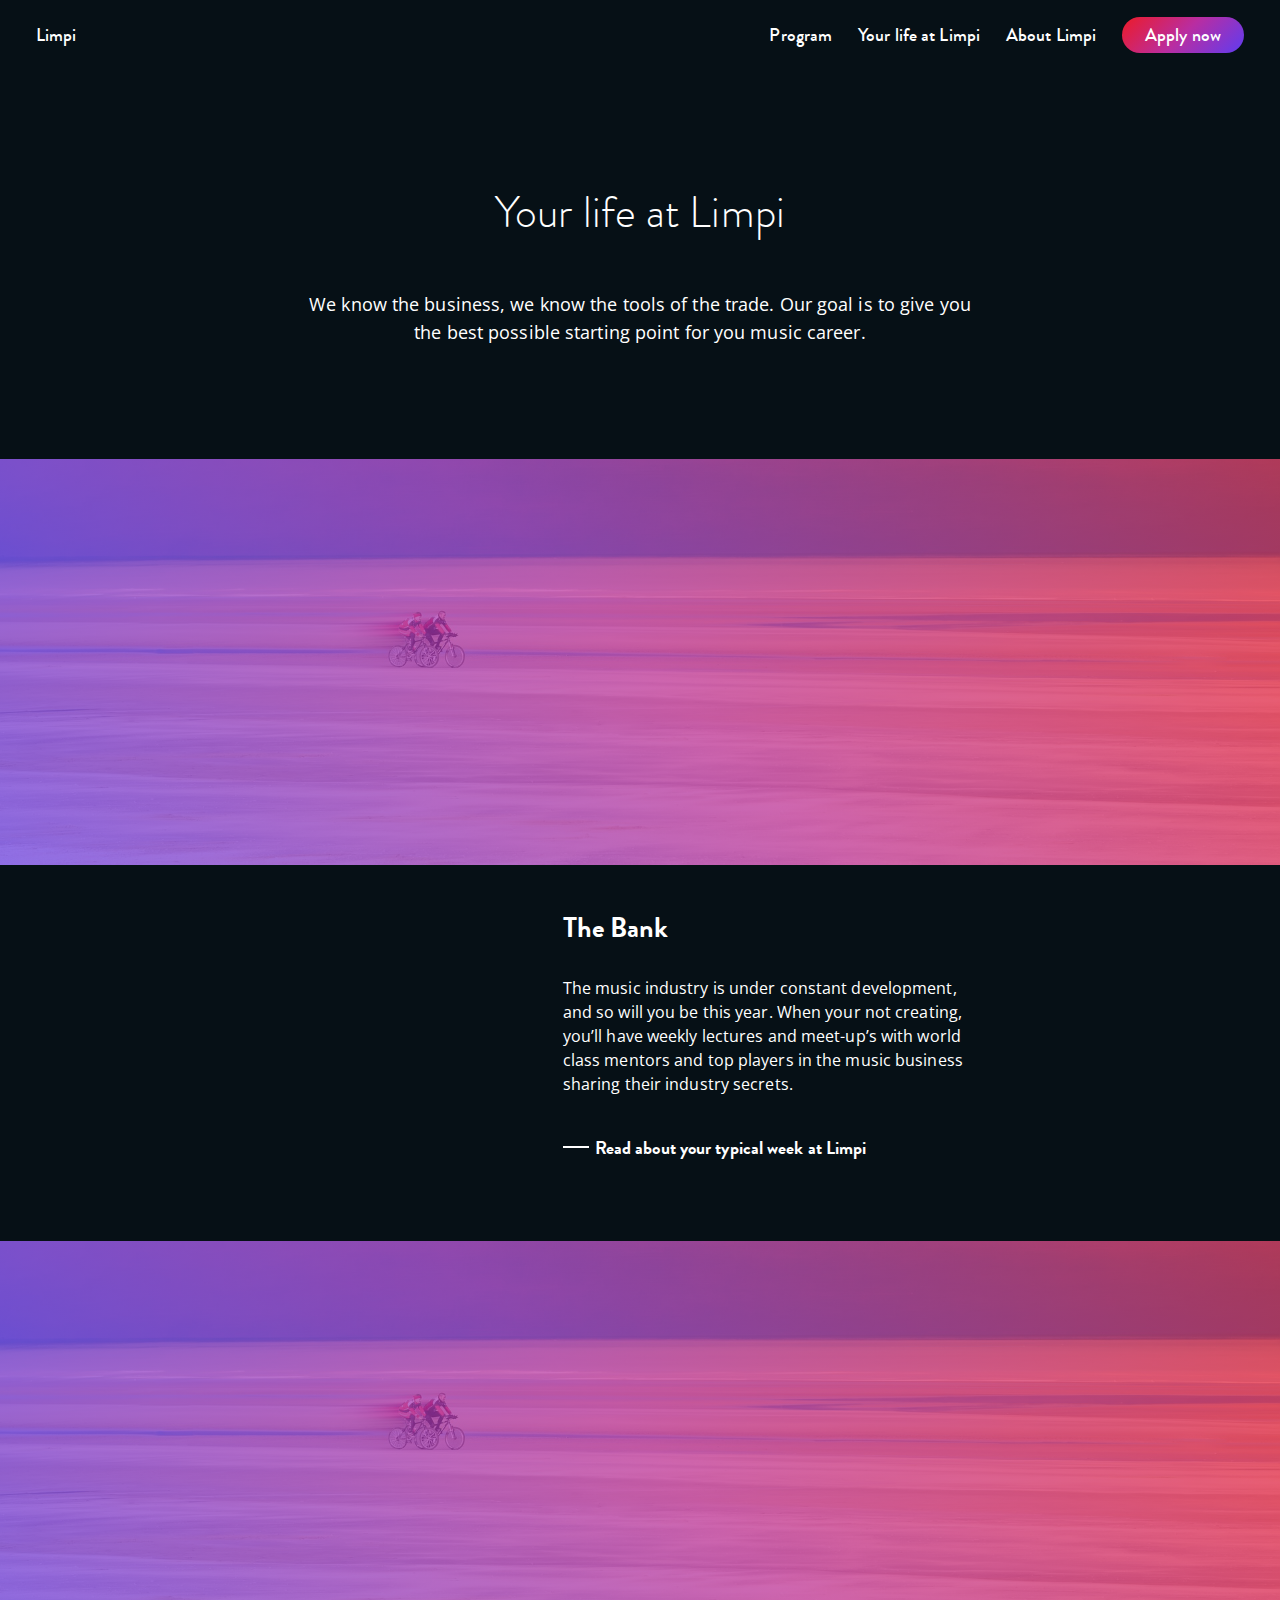
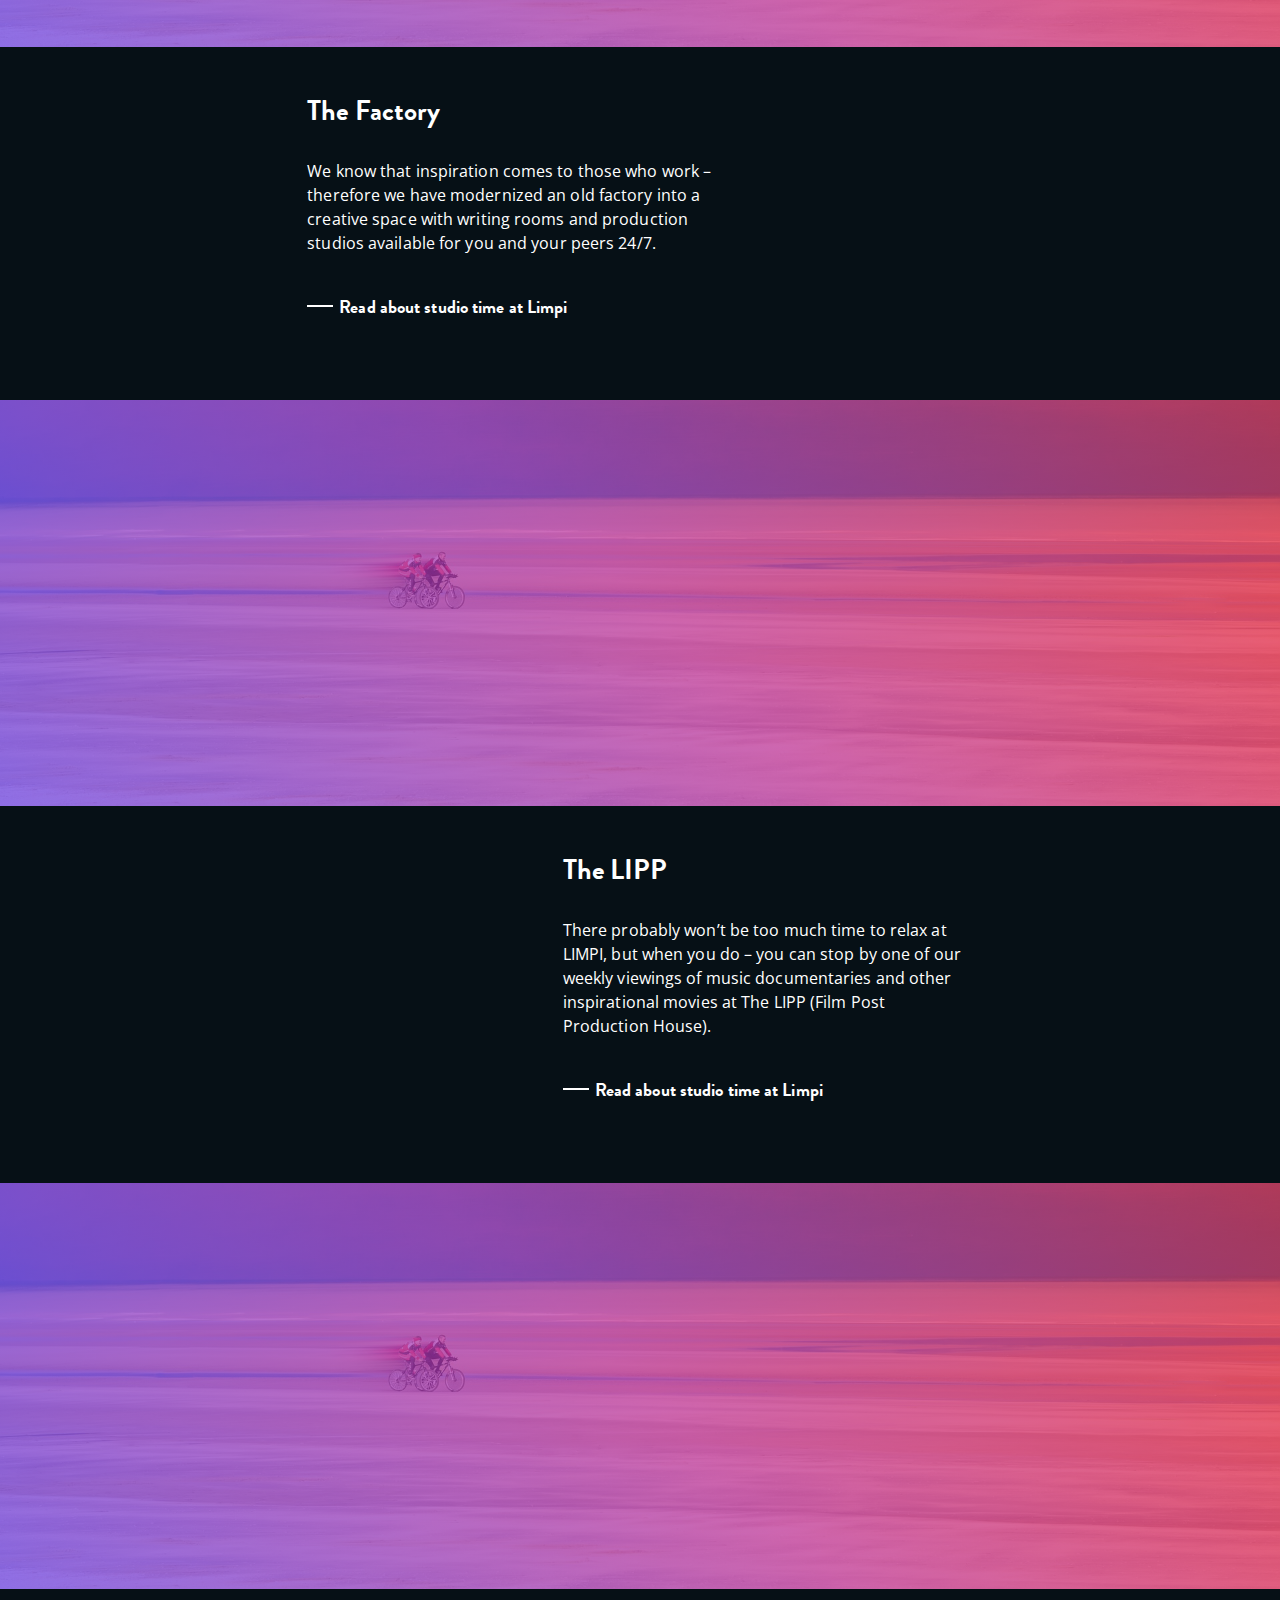
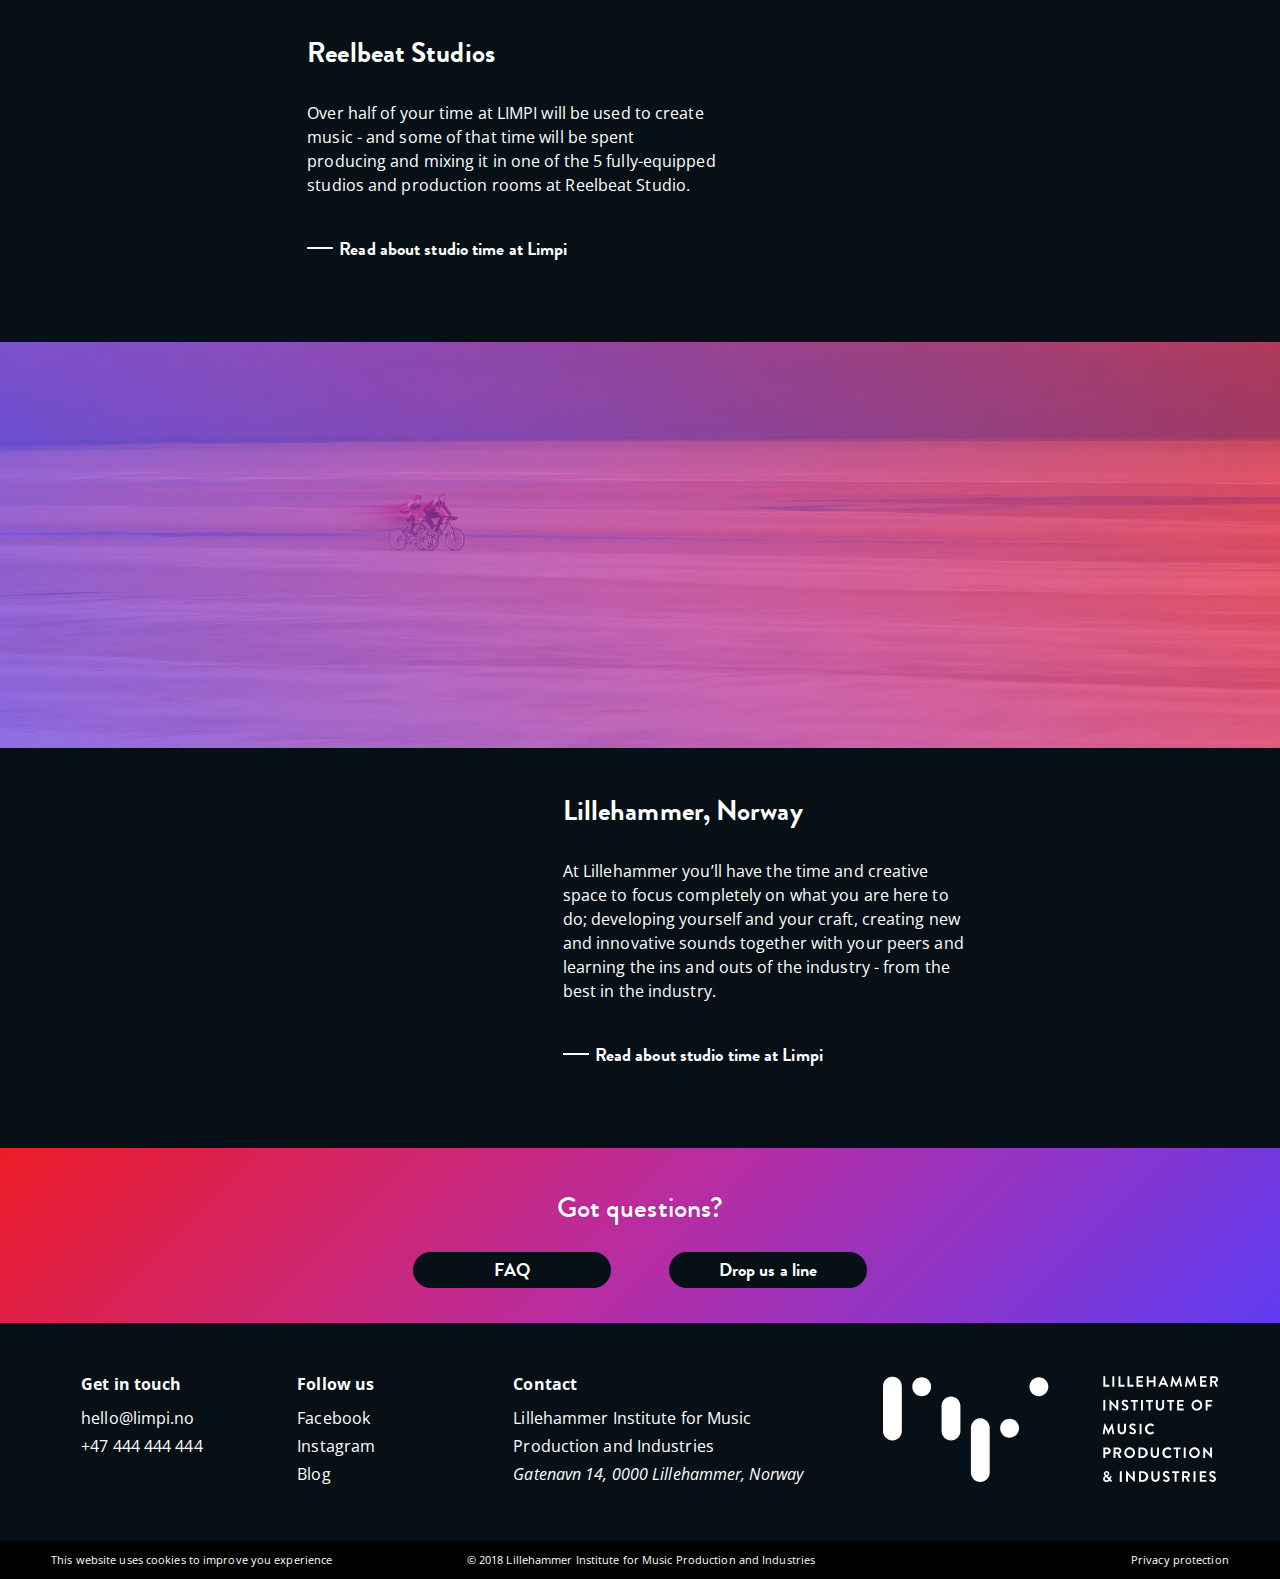
<file: your-life-at-limpi.html>
<!DOCTYPE html>

<html lang="en">
<head>
	<meta charset="utf-8">
	<title>Limpi</title>
    <meta http-equiv="X-UA-Compatible" content="IE=edge">
    <meta content="width=device-width, initial-scale=1" name="viewport" />
    <!-- css -->
	<link href="css/bootstrap.min.css" rel="stylesheet" />
	<link rel='stylesheet' href='css/style.css' />

	<!-- font -->
	<link href="https://fonts.googleapis.com/css?family=Open+Sans:400,400i,700" rel="stylesheet">

	<!-- favicon -->
	<link rel="apple-touch-icon" sizes="57x57" href="images/favicon/apple-icon-57x57.png">
	<link rel="apple-touch-icon" sizes="60x60" href="images/favicon/apple-icon-60x60.png">
	<link rel="apple-touch-icon" sizes="72x72" href="images/favicon/apple-icon-72x72.png">
	<link rel="apple-touch-icon" sizes="76x76" href="images/favicon/apple-icon-76x76.png">
	<link rel="apple-touch-icon" sizes="114x114" href="images/favicon/apple-icon-114x114.png">
	<link rel="apple-touch-icon" sizes="120x120" href="images/favicon/apple-icon-120x120.png">
	<link rel="apple-touch-icon" sizes="144x144" href="images/favicon/apple-icon-144x144.png">
	<link rel="apple-touch-icon" sizes="152x152" href="images/favicon/apple-icon-152x152.png">
	<link rel="apple-touch-icon" sizes="180x180" href="images/favicon/apple-icon-180x180.png">
	<link rel="icon" type="image/png" sizes="192x192"  href="images/favicon/android-icon-192x192.png">
	<link rel="icon" type="image/png" sizes="32x32" href="images/favicon/favicon-32x32.png">
	<link rel="icon" type="image/png" sizes="96x96" href="images/favicon/favicon-96x96.png">
	<link rel="icon" type="image/png" sizes="16x16" href="images/favicon/favicon-16x16.png">
	<link rel="manifest" href="images/favicon/manifest.json">
	<meta name="msapplication-TileColor" content="#ffffff">
	<meta name="msapplication-TileImage" content="images/favicon/ms-icon-144x144.png">
	<meta name="theme-color" content="#ffffff">
	
</head>

<body>


<div class="wrapper">

	<div class="wrapper-content">
		<header class="bs-docs-nav navbar navbar-static-top">
			<div class="navbar-header"> 				
				<button aria-controls="bs-navbar" aria-expanded="false" class="collapsed navbar-toggle" data-target="#bs-navbar" data-toggle="collapse" type="button">
					<span class="icon-bar sw-topper"></span> 
					<span class="icon-bar sw-bottom"></span> 
					<span class="icon-bar sw-footer"></span> 
				</button> 
				<a href="make-us-listen.html" class="mob-btn-header btn btn-sm gradient-left-right">Apply now</a>
				<a href="index.html" class="navbar-brand logo"><span>Limpi</span></a> 
			</div>
			<nav class="collapse navbar-collapse" id="bs-navbar">
				<ul class="nav navbar-nav navbar-right"> 
					<li>
						<a href="program.html">Program</a>
					</li> 
					<li>
						<a href="">Your life at Limpi</a>
					</li> 
					<li>
						<a href="faq.html">About Limpi</a>
					</li> 
					<li class="web-btn-header">
						<a href="make-us-listen.html" class="btn btn-sm gradient-left-right">Apply now</a>
					</li>					
				</ul>
			</nav>
		</header>	<!-- header END -->

		<div class="content">

			<div class="container-fluid top-block text-center">
				<h2 class="panel-title margin-bottom-lg">Your life at Limpi</h2>
				<p class="txt-lg min-width-txt">We know the business, we know the tools of the trade. Our goal is to give you the best possible starting point for you music career.</p>
			</div><!-- container-fluid END -->

			<div class="list-content-img">

				<div class="content-img">
					<div class="img-responsive"><img src="images/abstrac.jpg" alt=""></div>
					<div class="column-content clearfix">
						<div class="txt txt-right">
							<h3>The Bank</h3>
							<p>The music industry is under constant development, and so will you be this year. When your not creating, you’ll have weekly lectures and meet-up’s with world class mentors and top players in the music business sharing their industry secrets.</p>
							<a href="program.html" class="link-read-more">Read about your typical week at Limpi</a>
						</div>	
					</div>
				</div>

				<div class="content-img">
					<div class="img-responsive"><img src="images/abstrac.jpg" alt=""></div>
					<div class="column-content clearfix">
						<div class="txt">
							<h3>The Factory</h3>
							<p>We know that inspiration comes to those who work – therefore we have modernized an old factory into a creative space with writing rooms and production studios available for you and your peers 24/7.</p>
							<a href="program.html" class="link-read-more">Read about studio time at Limpi</a>
						</div>	
					</div>
				</div>

				<div class="content-img">
					<div class="img-responsive"><img src="images/abstrac.jpg" alt=""></div>
					<div class="column-content clearfix">
						<div class="txt txt-right">
							<h3>The LIPP</h3>
							<p>There probably won’t be too much time to relax at LIMPI, but when you do – you can stop by one of our weekly viewings of music documentaries and other inspirational movies at The LIPP (Film Post Production House).</p>
							<a href="program.html" class="link-read-more">Read about studio time at Limpi</a>
						</div>	
					</div>
				</div>

				<div class="content-img">
					<div class="img-responsive"><img src="images/abstrac.jpg" alt=""></div>
					<div class="column-content clearfix">
						<div class="txt">
							<h3>Reelbeat Studios</h3>
							<p>Over half of your time at LIMPI will be used to create music - and some of that time will be spent producing and mixing it in one of the 5 fully-equipped studios and production rooms at Reelbeat Studio.</p>
							<a href="program.html" class="link-read-more">Read about studio time at Limpi</a>
						</div>	
					</div>
				</div>

				<div class="content-img">
					<div class="img-responsive"><img src="images/abstrac.jpg" alt=""></div>
					<div class="column-content clearfix">
						<div class="txt txt-right">
							<h3>Lillehammer, Norway</h3>
							<p>At Lillehammer you’ll have the time and creative space to focus completely on what you are here to do; developing yourself and your craft, creating new and innovative sounds together with your peers and learning the ins and outs of the industry - from the best in the industry.</p>
							<a href="program.html" class="link-read-more">Read about studio time at Limpi</a>
						</div>	
					</div>
				</div>

			</div> <!-- List content END -->


		</div> <!-- Content END -->

	</div><!-- wrapper-content END -->
		


	<div class="footer">
		<div class="container-fluid block-question text-center gradient-left-right">
			<h3 class="title-h3">Got questions?</h3>
			<ul class="list-inline-block">
				<li>					
					<a href="faq.html" class="btn btn-sit-default btn-sm btn-min-width">FAQ</a>
				</li>
				<li>
					<a href="" class="btn btn-sit-default btn-sm btn-min-width">Drop us a line</a>
				</li>
			</ul>
		</div>
		<div class="container-fluid bg-default">
			<ul class="list-footer list-unstyled">
				<li>
					<h4>Get in touch</h4>
					<ul class="list-unstyled">
						<li>
							<a href="mailto:hello@limpi.no">hello@limpi.no</a>							
						</li>
						<li>
							<span>+47 444 444 444</span>
						</li>
					</ul>
				</li>

				<li>
					<h4>Follow us</h4>
					<ul class="list-unstyled">
						<li>
							<a href="">Facebook</a>							
						</li>
						<li>
							<a href="">Instagram</a>
						</li>
						<li>
							<a href="">Blog</a>
						</li>
					</ul>
				</li>

				<li class="list-lg">
					<h4>Contact</h4>
					<ul class="span-block list-unstyled">
						<li>
							<span>Lillehammer Institute for Music</span>
							<span>Production and Industries</span>
							<span class="txt-italic">Gatenavn 14, 0000 Lillehammer, Norway</span>							
						</li>
					</ul>
				</li>

				<li class="logo-footer">					
					<a href="index.html"><img src="images/svg/logo-full-horizontal-white.svg"></a>					
				</li>

			</ul>
		</div>
		<div class="container-fluid footer-copyright bg-black">
			<ul class="nav nav-pills nav-justified">
				<li class="mob-txt">
					&copy; 2018 Lillehammer Institute for Music Production and Industries
				</li>
				<li>
					This website uses cookies to improve you experience
				</li>
				<li class="web-txt copy-txt">
					&copy; 2018 Lillehammer Institute for Music Production and Industries
				</li>
				<li>
					<a href="privacy-policy.html">Privacy protection</a>
				</li>
			</ul>
		</div>
	</div><!-- Footer END -->
	
</div><!-- wrapper END -->


	
		<!-- Javascripts -->
		<script type="text/javascript" src="https://ajax.googleapis.com/ajax/libs/jquery/1.12.4/jquery.min.js"></script> 
		<script type="text/javascript" src="js/bootstrap.min.js"></script> 


	</body>
</html>
</file>
<file: css/style.css>
/*FONT */


@font-face {
    font-family: 'courier_newbold';
    src: url('../fonts/couriernew-bold.woff2') format('woff2'),
         url('../fonts/couriernew-bold.woff') format('woff');
    font-weight: normal;
    font-style: normal;

}

@font-face {
    font-family: 'material_iconsregular';
    src: url('../fonts/materialicons-regular.woff2') format('woff2'),
         url('../fonts/materialicons-regular.woff') format('woff');
    font-weight: normal;
    font-style: normal;

}
@font-face {
    font-family: 'brandon_grotesquebold';
    src: url('../fonts/brandon_bld.woff2') format('woff2'),
         url('../fonts/brandon_bld.woff') format('woff');
    font-weight: normal;
    font-style: normal;

}
@font-face {
    font-family: 'brandon_grotesquebold_italic';
    src: url('../fonts/brandon_bld_it.woff2') format('woff2'),
         url('../fonts/brandon_bld_it.woff') format('woff');
    font-weight: normal;
    font-style: normal;

}
@font-face {
    font-family: 'brandon_grotesqueblack';
    src: url('../fonts/brandon_blk.woff2') format('woff2'),
         url('../fonts/brandon_blk.woff') format('woff');
    font-weight: normal;
    font-style: normal;

}
@font-face {
    font-family: 'brandon_grotesqueblack_italic';
    src: url('../fonts/brandon_blk_it.woff2') format('woff2'),
         url('../fonts/brandon_blk_it.woff') format('woff');
    font-weight: normal;
    font-style: normal;

}
@font-face {
    font-family: 'brandon_grotesquelight';
    src: url('../fonts/brandon_light.woff2') format('woff2'),
         url('../fonts/brandon_light.woff') format('woff');
    font-weight: normal;
    font-style: normal;

}
@font-face {
    font-family: 'brandon_grotesquelight_italic';
    src: url('../fonts/brandon_light_it.woff2') format('woff2'),
         url('../fonts/brandon_light_it.woff') format('woff');
    font-weight: normal;
    font-style: normal;

}
@font-face {
    font-family: 'brandon_grotesquemedium';
    src: url('../fonts/brandon_med.woff2') format('woff2'),
         url('../fonts/brandon_med.woff') format('woff');
    font-weight: normal;
    font-style: normal;

}
@font-face {
    font-family: 'brandon_grotesqueMdIt';
    src: url('../fonts/brandon_med_it.woff2') format('woff2'),
         url('../fonts/brandon_med_it.woff') format('woff');
    font-weight: normal;
    font-style: normal;

}
@font-face {
    font-family: 'brandon_grotesque_regularRg';
    src: url('../fonts/brandon_reg.woff2') format('woff2'),
         url('../fonts/brandon_reg.woff') format('woff');
    font-weight: normal;
    font-style: normal;

}
@font-face {
    font-family: 'brandon_grotesqueRgIt';
    src: url('../fonts/brandon_reg_it.woff2') format('woff2'),
         url('../fonts/brandon_reg_it.woff') format('woff');
    font-weight: normal;
    font-style: normal;

}
@font-face {
    font-family: 'brandon_grotesquethin';
    src: url('../fonts/brandon_thin.woff2') format('woff2'),
         url('../fonts/brandon_thin.woff') format('woff');
    font-weight: normal;
    font-style: normal;

}

@font-face {
    font-family: 'brandon_grotesquethin_italic';
    src: url('../fonts/brandon_thin_it.woff2') format('woff2'),
         url('../fonts/brandon_thin_it.woff') format('woff');
    font-weight: normal;
    font-style: normal;

}

/* Gradient */

.gradient-left-right {
  background: #ed1b27;
  background: -moz-linear-gradient(-45deg, #ed1b27 0%, #b92da1 50%, #5f3cf1 100%);
  background: -webkit-linear-gradient(-45deg, #ed1b27 0%,#b92da1 50%,#5f3cf1 100%);
  background: linear-gradient(135deg, #ed1b27 0%,#b92da1 50%,#5f3cf1 100%);
  filter: progid:DXImageTransform.Microsoft.gradient( startColorstr='#ed1b27', endColorstr='#5f3cf1',GradientType=1 );
  transition: shadow 0.5s ease-in-out;
  color: #fff !important;
  border:none;
}
.btn.gradient-left-right:hover {
  background: #ee313d;
  background: -moz-linear-gradient(-45deg, #ee313d 0%, #c142a7 50%, #704ff2 100%);
  background: -webkit-linear-gradient(-45deg, #ee313d 0%,#c142a7 50%,#704ff2 100%);
  background: linear-gradient(135deg, #ee313d 0%,#c142a7 50%,#704ff2 100%);
  filter: progid:DXImageTransform.Microsoft.gradient( startColorstr='#ee313d', endColorstr='#704ff2',GradientType=1 );
  color: #fff !important; 
  border:none; 
}

.btn.gradient-left-right:active {
  background: #d41723;
  background: -moz-linear-gradient(-45deg, #d41723 0%, #a7288d 50%, #5635d8 100%);
  background: -webkit-linear-gradient(-45deg, #d41723 0%,#a7288d 50%,#5635d8 100%);
  background: linear-gradient(135deg, #d41723 0%,#a7288d 50%,#5635d8 100%);
  filter: progid:DXImageTransform.Microsoft.gradient( startColorstr='#d41723', endColorstr='#5635d8',GradientType=1 );
  color: #fff !important;
  border:none;
}

.gradient-right-left {
  background: #5f3cf1;
  background: -moz-linear-gradient(45deg, #5f3cf1 0%, #b92da1 50%, #ed1b27 100%);
  background: -webkit-linear-gradient(45deg, #5f3cf1 0%,#b92da1 50%,#ed1b27 100%);
  background: linear-gradient(45deg, #5f3cf1 0%,#b92da1 50%,#ed1b27 100%);
  filter: progid:DXImageTransform.Microsoft.gradient( startColorstr='#5f3cf1', endColorstr='#ed1b27',GradientType=1 );
  color: #fff !important; 
  border:none; 
}

.btn.gradient-right-left:hover {
  background: #704ff2;
  background: -moz-linear-gradient(45deg, #704ff2 0%, #c142a7 50%, #ee313d 95%);
  background: -webkit-linear-gradient(45deg, #704ff2 0%,#c142a7 50%,#ee313d 95%);
  background: linear-gradient(45deg, #704ff2 0%,#c142a7 50%,#ee313d 95%);
  filter: progid:DXImageTransform.Microsoft.gradient( startColorstr='#704ff2', endColorstr='#ee313d',GradientType=1 );
  color: #fff !important;
  border:none;
}

.btn.gradient-right-left:active {
  background: #5635d8;
  background: -moz-linear-gradient(45deg, #5635d8 0%, #a7288d 50%, #d41723 100%);
  background: -webkit-linear-gradient(45deg, #5635d8 0%,#a7288d 50%,#d41723 100%);
  background: linear-gradient(45deg, #5635d8 0%,#a7288d 50%,#d41723 100%);
  filter: progid:DXImageTransform.Microsoft.gradient( startColorstr='#5635d8', endColorstr='#d41723',GradientType=1 );
  color: #fff !important;
  border:none;
}

.bg-black {
    background-color: #000000;
}

.bg-default {
    background-color: #061016;
    color: #fff;
}

a {
    color: #fff;
}

a:active, a:hover, a:focus, button:active, button:hover, button:focus {
    outline: 0 !important;
    color: #fff;
    text-decoration: none;
}

img {
    max-width: 100%;
}

body {
    background-color: #061016;
    color: #fff;
    letter-spacing: 0.1px;
    font-family: 'Open Sans', sans-serif;
    font-size: 16px;
}

html,
body {
  height: 100%;  
}

@media (max-width : 767px) { 

  body {
      font-size: 14px;
  }

}



.wrapper {
  height: 100%;
  display: -webkit-flex; 
  -webkit-flex-direction: column;
  display: flex;
  flex-direction: column; 
}
.wrapper-content {
  -webkit-flex:1 0 auto;
  -ms-flex:  1 0 auto;
  flex:  1 0 auto;

}
.footer {
  -webkit-flex: 0 0 auto;
  -ms-flex:  0 0 auto;
  flex:  0 0 auto;
}

.list-unstyled {
    list-style: none;
    padding-left: 0;
}

.link-url {
  display: block;
  position: relative;
  padding-left: 16px;
}
.link-url:before {
  content: '<';
  position: absolute;
  left: 0;
  top: 2px;
}

.link-icon {
  display: block;
  background-image: url(../images/svg/down.svg);
  background-repeat: no-repeat;
  background-position: center;
  font-size: 57px;
  width: 70px;
  height: 48px;
  margin: 70px auto 0px auto; 
   
}


.btn {
    font-family: 'brandon_grotesquebold', sans-serif;
    -webkit-font-smoothing: antialiased;
    border-radius:40px;
    font-size: 24px; 
    border:none;  
    padding: 7px 10px;
}
.btn-min-width {
    min-width: 198px;
}

.btn-sm {
    font-size: 18px; 
    padding: 7px 23px;
    line-height: 22px;
}

.btn-lg {
    font-size: 24px; 
    padding: 12px 26px;
}

.btn-sit-default {
    background-color: #061016;
    color: #fff;
    text-shadow:  0 0 2px #010b12; 
}

.btn-sit-default:hover {
    background-color: #1a242a;   
    color: #fff;
}

.btn-sit-default:active, .btn-sit-default:focus {
    background-color: #000002;
    color: #fff;
}

.text-right li {
  text-align: right;
}

.btn-lg-radius {
  border-radius: 8px;
  font-size: 24px;
  line-height: 34px;
  padding: 20px 20px;
  margin-bottom: 33px;
  font-family: 'brandon_grotesque_regularRg', sans-serif;
  max-width: 440px;  
}


.link-read-more {
  position: relative;
  padding-left: 32px;
  font-size: 18px;
  font-family: 'brandon_grotesquebold', sans-serif;
  -webkit-font-smoothing: antialiased;
}

.link-read-more:before {
  position: absolute;
  content: '';
  left: 0px;
  top: 10px;
  height: 2px;
  width: 26px;
  background-color:#fff; 
}
.link-read-more:hover:after {
  position: absolute;
  content: '';
  left: 12px;
  top: -2px;
  background-color:#fff; 
  height: 26px;
  width: 2px;  
}
.link-read-more:hover, .link-read-more:active {
  text-decoration: none;
  color: #fff;  
}

.nav-top-list {
  margin-bottom: 100px; 
  text-align: center;
}

.nav-top-list .nav  {
  display: inline-block;
  border-radius: 40px;
  height: 50px;
  overflow: hidden;
}
.nav-top-list .nav a {
  font-size: 16px;
  line-height: 30px;
  border-radius: 0 !important;
  padding: 10px 20px;
}

.nav-top-list .nav a:hover, .nav-top-list .nav a.active {
  background-color: rgba(0,0,0,0.25);
}


.margin-btn-top {
   margin-top: 54px;
}

.btn-margin-top {
  margin-top: 70px;
}

@media (max-width : 991px) {
  .nav-top-list, .link-icon {
    display: none;
  }
}

@media (max-width : 767px) { 


    .margin-btn-top {
          margin-top: 20px;
    }

    .btn-min-width {
        min-width: 115px;
    }

    .btn, .btn-sm, .btn-lg  {
      font-size: 24px;
      padding: 6px 18px;
      line-height: 32px;
    }

  .btn-lg-radius {
    font-size: 18px;
    line-height: 24px;
    padding: 13px 20px;
    margin-bottom: 11px;
    text-align: left;
  }

  .text-right li {
    text-align: left;
  }

  .nav-top-list {
    margin-bottom: 70px; 
  }

  .nav-top-list .nav  {
    border-radius: 0px;
  }

 .btn-margin-top {
    margin-top: 20px;
  } 

}

.list-inline-block  {
    padding: 0;
    margin-bottom: 0;  
}
.list-inline-block li {
    display: inline-block;
    padding: 0;  
    margin: 5px 27px;  
    vertical-align: top; 
}
.list-inline-block li:first-child {
    margin-left:0px !important;   
}
.list-inline-block li:last-child {
    margin-right: 0px !important;      
}
@media (max-width : 1100px) { 
    .list-inline-block li {
        margin: 5px 6px;   
    }
}

.txt-lg {
  font-size: 18px;
  line-height: 28px;
}

.min-width-txt {
    max-width: 675px;
    margin-left: auto;
    margin-right:auto;  
    text-align: center; 
}

.title-h2 {
    font-size: 44px;
    font-family: 'brandon_grotesquebold', sans-serif;
    -webkit-font-smoothing: antialiased;
    line-height: 54px;  
    margin-bottom: 22px;
}


.title-h3-lg {
    font-size: 36px;
    line-height: 51px;
    margin-bottom: 29px;
    max-width: 590px;
    margin-left: auto;
    margin-right:auto; 
    font-family: 'brandon_grotesquemedium', sans-serif; 
    -webkit-font-smoothing: antialiased;
}

.title-h3 {
    font-size: 28px;
    line-height: 30px;
    margin-bottom: 24px;
    font-family: 'brandon_grotesquemedium', sans-serif;  
    -webkit-font-smoothing: antialiased;
}

.title-container {
    font-family: 'brandon_grotesquemedium', sans-serif; 
    -webkit-font-smoothing: antialiased;
    font-size: 44px;
    line-height: 60px;  
    margin-bottom: 40px;
    margin-top: 40px;
    max-width: 750px;
    margin-left: auto;
    margin-right:auto; 
}

.gradient-left-right .title-h3 {
    text-shadow: 0 0 2px #ad169a; 
}

.block-question-lg {
    padding-top: 67px;
    padding-bottom: 80px;
}
.block-question {
    padding-top: 25px;
    padding-bottom: 30px;
}

.margin-bottom-lg {
  margin-bottom: 50px !important;
}

.top-block {
  position: relative;
  width: 100%;
  padding: 9% 0 8%; 
}

.top-block .panel-title {
  max-width: 675px;
  margin-left: auto;
  margin-right: auto;
}

.column-content {
    margin-left: auto;
    margin-right:auto;   
    max-width: 52%;

    padding: 2% 0 4%; 
}
.txt {
  max-width: 410px;
  line-height: 24px;
}
.txt-right {
  float: right;
}

.txt h3 {
  font-size: 28px;
  line-height: 36px;  
  margin-bottom: 30px;  
  font-family: 'brandon_grotesquebold', sans-serif;
  -webkit-font-smoothing: antialiased;
}

.txt .link-read-more {
  margin-top: 30px;
  margin-bottom:  30px;
  display: inline-block;
}


@media (max-width : 767px) { 


  .min-width-txt {
      text-align: left; 
  }

  .title-h2 {
      font-size: 24px;
      line-height: 33px;  
      margin-bottom: 22px;
  }

    .title-h3-lg, .title-h3  {
        font-size: 22px;
        line-height: 30px;
        margin-bottom: 17px;
    }

  .block-question-lg, .block-question {
      padding-top: 24px;
      padding-bottom: 30px;
  }

  .margin-bottom-lg {
    margin-bottom: 24px !important;
  }

  .top-block, .mob-top-block {
      padding: 21% 0 21%;
      text-align: left;
  }

  .panel-title {
      font-size: 24px !important;
      line-height: 28px !important;    
  }

  .panel-heading  .panel-title {
      font-size: 44px !important;
      line-height: 54px !important;
      font-family: 'brandon_grotesquelight', sans-serif;
      margin-bottom: 22px !important;
  }

  .txt-lg {
      font-size: 14px;
      line-height: 22px;
  }

  .txt-right {
    float: none;
  }

  .column-content {
      margin-left: auto;
      margin-right:auto;   
      max-width: 100%;
      padding: 2% 15px 4%; 
  }
  .txt {
    max-width: 410px;
    line-height: 24px;
  }

  .txt h3 {
    font-size: 24px;
    line-height: 36px;
    margin-bottom: 10px;
  }

  .txt .link-read-more {
      margin-top: 10px;
      margin-bottom: 20px;
      display: inline-block;
  }

  .media-block .text-center {
     text-align: left;  
  }

  .top-block .logo {
    display: none;
  }

  .title-container {
    font-size: 28px;
    line-height: 36px;
    margin-top: 0px;
    margin-bottom: 50px;
  }

}

.txt-container {
    font-size: 16px; 
}

.txt-container h4 {
  font-size: 16px;  
  font-weight: 700;
  -webkit-font-smoothing: antialiased;
  margin-bottom: 20px;
  line-height: 22px;
  margin-top: 20px;
}

.txt-sm {
  font-size: 13px;
}

@media (min-width: 1200px) { 

    .txt-container.paddingt-txt-container {
        padding-top: 115px; 
    }

    .txt-container {
        padding-bottom: 115px; 
        width: 52%;
        max-width:747px;
    }

}
@media (max-width: 1199px) { 

    .txt-container  {
        padding: 10px 15px;
        max-width:747px;

    }
}

@media (max-width: 767px) { 

  .txt-container {
      font-size: 14px; 
      line-height: 22px;
  }

  .txt-container h4 {
    font-size: 14px;  
    line-height: 22px;
  }

}

/* panel-gradient */

.panel.panel-gradient .panel-body, .panel.panel-gradient .panel-footer {
  background-color: #1c2d37;
}
.panel.panel-gradient .panel-body, .panel.panel-gradient .panel-heading {
  padding: 55px 36px;
}
.panel.panel-gradient .panel-body {
  min-height: 250px;
}
.panel.panel-gradient {
    -webkit-box-shadow:0 2px 4px 0px rgba(191,31,84,0.2);
    box-shadow:0 2px 4px 0px rgba(191,31,84,0.2);
    border:none;
    background-color: transparent;
    border-radius: 8px;
    max-width: 747px;
    margin-left: auto;
    margin-right: auto;
}

.panel.panel-gradient .panel-heading {
    border-bottom: none;
    position: relative;
    border-top-left-radius: 8px;
    border-top-right-radius: 8px;
    -webkit-box-shadow:0 2px 4px 1px rgba(0,0,0,0.2);
    box-shadow:0 2px 4px 1px rgba(0,0,0,0.2);    
}

.panel.panel-gradient .panel-footer {
    padding: 57px 36px;
    border-top: none;
    border-bottom-right-radius: 8px;
    border-bottom-left-radius: 8px;
}

.panel-title {
  font-size: 44px;
  line-height: 54px;
  font-family: 'brandon_grotesquelight', sans-serif;
  margin-bottom: 22px;
}

.title-border {
  position: relative;
  text-align: center;
  width: 100%;
  padding: 28px 0;
}

.title-border:before, .title-border:after {
  position: absolute;
  width: 100%;
  height: 3px;
  content: "";
  left: 50%;
  width: 288px;
  margin-left: -144px; 
} 

.title-border:before {
  top: 0;
  background: #ed1b27;
  background: -moz-linear-gradient(-45deg, #ed1b27 0%, #b92da1 50%, #5f3cf1 100%);
  background: -webkit-linear-gradient(-45deg, #ed1b27 0%,#b92da1 50%,#5f3cf1 100%);
  background: linear-gradient(135deg, #ed1b27 0%,#b92da1 50%,#5f3cf1 100%);
  filter: progid:DXImageTransform.Microsoft.gradient( startColorstr='#ed1b27', endColorstr='#5f3cf1',GradientType=1 );
  transition: shadow 0.5s ease-in-out;
  color: #fff;
  border:none;
}

.title-border:after {
  bottom: 0;
  background: #5f3cf1;
  background: -moz-linear-gradient(45deg, #5f3cf1 0%, #b92da1 50%, #ed1b27 100%);
  background: -webkit-linear-gradient(45deg, #5f3cf1 0%,#b92da1 50%,#ed1b27 100%);
  background: linear-gradient(45deg, #5f3cf1 0%,#b92da1 50%,#ed1b27 100%);
  filter: progid:DXImageTransform.Microsoft.gradient( startColorstr='#5f3cf1', endColorstr='#ed1b27',GradientType=1 );
  color: #fff; 
  border:none; 
}

.panel-heading p {
  line-height: 24px;  
}

.panel-body h4 {
  font-weight: 700;
  -webkit-font-smoothing: antialiased;
  font-size: 24px;
  margin-top: 0;
  margin-bottom: 25px;
}

.panel-footer .txt-sm {
  width:274px;
  margin-top: 18px;
  text-align: center;
  margin-left: auto;
  margin-right: auto;
}

.list-dash {
  list-style: none;
  padding-left: 0px;
}
.list-dash li {
  position: relative;
  padding-left: 14px;
}
.list-dash li:before {
  position: absolute;
  content: '–';
  left: 0;
  top: 0;
}

.panel-none-bg {
  background-color: transparent;
  border-color: transparent;
}

.panel-group .panel + .panel {
    margin-top: 25px;
}

.panel-group .panel-heading + .panel-collapse > .panel-body {
    border-top: 0;
}

.panel-none-bg .panel-heading {
    padding: 0px 15px;
}

.panel-none-bg .panel-body {
  padding: 15px 0 0 72px;
}

@media (max-width: 767px) { 

  .panel.panel-gradient .panel-body, 
  .panel.panel-gradient .panel-heading, 
  .panel.panel-gradient .panel-footer, 
  .panel-form.panel.panel-gradient .panel-body, 
  .panel-form.panel.panel-gradient .panel-heading {
    padding: 26px 8px !important;
  }

  .panel.panel-gradient .panel-body {
    min-height: auto;
  }

  .panel-body h4 {
    font-size: 18px;
  }  

  .title-border {
    text-align: left;
    width: 100%;
    padding: 28px 0 0;
  }

  .title-border:before, .title-border:after {
    left: 0;
    width: 41px;
    margin-left: 0px; 
  } 

  .title-border:after {
    display: none;
  }  

  .panel-none-bg .panel-heading {
      padding: 0px;
  }

  .panel-none-bg .panel-body {
     padding: 15px 0 0 52px;
  }

}





/* header */

.nav > li > a:focus, .nav > li > a:hover {
    background-color: transparent;
    color: #fff;
}

.navbar-nav > li {
     padding: 17px 13px;
}

.navbar-nav > li > a {
     font-family: 'brandon_grotesquemedium', sans-serif; 
     -webkit-font-smoothing: antialiased;
     font-size: 18px;
     padding: 8px 0;
}

.navbar-nav > li > a.btn.btn-sm {
     padding: 8px 23px;
}

.navbar-brand.logo {
   height: 70px;
}

.logo {
   font-family: 'brandon_grotesquemedium', sans-serif;  
   -webkit-font-smoothing: antialiased;
   font-size:18px;
   line-height: 26px;
   padding: 17px 36px;
}

.navbar-brand.logo img {
  width: 58px;
  display: inline-block;  
  margin-right: 24px;
  vertical-align: top;
}

.logo img {
  max-width: 150px;
}

.logo span {
  display: inline-block;
  line-height: 36px;
}

.bs-docs-nav.navbar {
  margin-bottom: 0px;
}

.navbar-collapse {
    -webkit-box-shadow: none;
    box-shadow:none;

}

.bs-docs-nav .navbar-toggle .icon-bar {
    background-color: #fff;
    width: 24px;
    height: 3px;
    border-radius: 2px;
    margin-bottom: 0px;
}

.bs-docs-nav .navbar-toggle.collapsed .icon-bar {
    height: 2px;
    margin-bottom: 5px;
    margin-top: 0;
}

.bs-docs-nav .navbar-toggle.collapsed .icon-bar.sw-footer {
    display: block;
}
.bs-docs-nav .navbar-toggle .icon-bar.sw-footer {
    display: none;
}

.navbar-toggle  .sw-topper, .navbar-toggle .icon-bar.sw-footer  {
  transition: transform 0.5s, top 0.2s;
  -moz-transition: transform 0.5s, top 0.2s;
  -ms-transition: transform 0.5s, top 0.2s;
  -o-transition: transform 0.5s, top 0.2s;
  -webkit-transition: transform 0.5s, top 0.2s;
}

.navbar-toggle .sw-bottom {
  transition: transform 0.5s, top 0.2s;
  -moz-transition: transform 0.5s, top 0.2s;
  -ms-transition: transform 0.5s, top 0.2s;
  -o-transition: transform 0.5s, top 0.2s;
  -webkit-transition: transform 0.5s, top 0.2s;
  transition-delay: 0.2s, 0s;
  -webkit-transition-delay: 0.2s, 0s;
}


.navbar-toggle  .sw-topper {
  transform: rotate(-45deg);
  -ms-transform: rotate(-45deg);
  /* IE 9 */
  -webkit-transform: rotate(-45deg);
  margin-top: 6px;
}

.navbar-toggle  .sw-bottom {
  transform: rotate(45deg);
  -ms-transform: rotate(45deg);
  /* IE 9 */
  -webkit-transform: rotate(45deg);
  margin-top: -2px !important;
}
.navbar-toggle.collapsed .sw-topper {
  display: block;
  transform: rotate(0);
  -ms-transform: rotate(0);
  /* IE 9 */
  -webkit-transform: rotate(0);

}
.navbar-toggle.collapsed .sw-bottom {
  transform: rotate(0);
  -ms-transform: rotate(0);
  /* IE 9 */
  -webkit-transform: rotate(0);
}


.navbar-toggle.collapsed .icon-bar + .icon-bar {
    margin-top: 4px !important;
}

.mob-btn-header {
    display: none;
}

.navbar-right {
   margin-right: 23px;
}

@media (max-width: 767px) { 


    .bs-docs-nav.navbar {
      position: fixed;
      width: 100%;
      background-color: #061016;
    }

    .content {
      margin-top: 50px;
    }

    .web-btn-header {
        display: none !important; 
    }
    .mob-btn-header {
        display: inline-block;
        float: right;
        font-size: 12px;
        padding: 1px 16px;
        line-height: 20px;
        margin-top: 16px;
    }

    .navbar-header .navbar-toggle {
        padding: 0px;
        margin: 18px 15px 8px 11px;
        border-radius: 2px;
    }
    .navbar-brand.logo {
      height: auto;
      line-height: 20px;
      padding: 15px;
    }
    .navbar-brand.logo img {
        width: 39px;
        margin-right: 12px;
    } 

  .bs-docs-nav .navbar-right {
       margin: 0;
       text-align: right;
       padding-bottom: 10px;
  }

  .bs-docs-nav .navbar-nav.navbar-right > li {
      padding: 10px 0px;
  }

  .bs-docs-nav .navbar-nav.navbar-right > li > a {
      padding: 0;
  }

  .logo span {
      line-height: 22px;
  } 

}
/* AND header */


/* footer */

.footer {
    width: 100%;
}
.container-fluid {
    padding-left: 4%;
    padding-right: 4%;
}

.footer .bg-default {
   padding-top:  53px;
   padding-bottom: 43px;
}

.logo-footer {
  text-align: right;
}

.logo-footer img {
  max-width: 350px;
}

.span-block span {
  display: block;
}

.list-footer > * {
    display: inline-block;
    vertical-align: top;
    width: 20%;
    font-size: 16px;
    line-height: 28px;
    padding-left: 30px;
}

.list-footer .logo-footer {
  width: 28%;
}

.list-lg {
  width: 31%;
}

.list-footer h4 {
  font-weight: 700;
  -webkit-font-smoothing: antialiased;
  font-size: 16px;
  margin-top: 0;
}

.txt-italic {
  font-style: italic;
}

.footer-copyright  {
    padding-top: 12px;
    padding-bottom: 12px; 
}

.footer-copyright .nav-justified > li > a {
    text-align: right;
    background-color: transparent;
    padding: 0px;
}
.copy-txt {
    text-align: center;
}
.footer-copyright, .footer-copyright a  {
    color: #fff;
    font-size: 11px;
    line-height: 14px;
}

.mob-txt {
    display: none !important;
}

@media (min-width: 1100px) and (max-width: 1400px) { 

  .list-footer > * {
      width: 18%;
  }

  .list-footer .logo-footer {
    width: 31%;
  }
  .list-footer .list-lg {
    width: 31%;
  }

 
}

@media (max-width: 1100px) { 

    .container-fluid {
        padding-left: 15px;
        padding-right: 15px;
    } 

    .list-footer > * {
        display: block;
    }       

    .mob-txt {
        display: block !important;
    }
    .web-txt {
        display: none !important;
    }
    .footer-copyright .nav-justified > li {
       width: 100%;
       float: none;
       display: block;
    }
    .footer-copyright .nav-justified > li > a {
        text-align: left;
    }

  .footer-copyright, .footer-copyright a  {
      line-height: 12px;
      font-size: 10px;
  }

  .footer-copyright {
      padding-top: 16px;
      padding-bottom: 14px;
  }    

  .footer .bg-default {
     padding-top:  24px;
     padding-bottom: 27px;
  }

  .list-footer > * {
      font-size: 14px;
      line-height: 22px;
      padding-left: 0px;
      margin-bottom: 20px;
  }

  .logo-footer {
    text-align: left;
    margin-top: 53px;
  }

  .logo-footer img {
    max-width: 200px;
  }  

  .list-footer h4 {
    font-size: 14px;
    margin-bottom: 0;
    line-height: 22px;
  }

  .list-footer > *, .list-footer .logo-footer, .list-footer .list-lg {
      width: 100%;
  }


}

/* AND footer 


/* Page-bg */

.content-img .img-responsive, .object-shadow {
  position: relative;
}

.img-responsive img {
  max-width: 100%;
  display: block;
}

.page-error-bg, .bg-body, .content-bg  {
  background-repeat: no-repeat;
  background-position: 50%;
  -webkit-background-size: cover;
  background-size: cover;
/*  background-attachment: fixed, fixed;*/
}
.page-bg {
  position: relative;
  width: 100%;
  padding-top:  11%;
  padding-bottom: 11%;
}

.content-padding {
  position: relative;
  width: 100%;
  padding-top:  7%;
  padding-bottom: 7%;
}

.page-bg:before, .content-img .img-responsive:before, .object-shadow:before {
  position: absolute;
  content: '';
  left: 0;
  top:0;
  height: 100%;
  width: 100%;
  background: #5f3cf1;
  background: -moz-linear-gradient(45deg, #5f3cf1 0%, #b92da1 50%, #ed1b27 100%);
  background: -webkit-linear-gradient(45deg, #5f3cf1 0%,#b92da1 50%,#ed1b27 100%);
  background: linear-gradient(45deg, #5f3cf1 0%,#b92da1 50%,#ed1b27 100%);
  filter: progid:DXImageTransform.Microsoft.gradient( startColorstr='#5f3cf1', endColorstr='#ed1b27',GradientType=1 );
  transition: shadow 0.5s ease-in-out;
-ms-filter: "progid:DXImageTransform.Microsoft.Alpha(Opacity=70)";
    filter: alpha(opacity=7);
    -khtml-opacity: 0.7;
    -moz-opacity: 0.7;
    opacity: 0.7;
}

.page-bg > * {
  position: relative;
  z-index: 6;
}

@media (max-width: 767px) { 
  .page-bg {
    padding-top:  26%;
    padding-bottom: 26%;
  }
  .page-bg, .content-padding {
    padding-top:  15%;
    padding-bottom: 15%;
  }
  .content-img .img-responsive img  {
    min-height: 280px;
  }

}


@media (-webkit-max-device-pixel-ratio: 1.999), (max-resolution: 191dpi) { 
  .page-bg, .bg-body, .content-bg {
    background-image: url(../images/background.png);
  }
}
@media (-webkit-min-device-pixel-ratio: 2), (min-resolution: 192dpi) {
  .page-bg, .bg-body, .content-bg  {
    background-image: url(../images/retina/background.png);
  }
}



/* FORM */

.form-label {
    font-size: 18px;
    margin-bottom: 0;
    line-height: 28px; 
    font-weight: normal;     
}

.panel-heading .form-label {
    font-weight: 600;
}

.form-control {
  border-radius: 8px;
    font-size: 18px;
    line-height: 28px; 
    border:1px solid  #afa8ae;
    box-shadow: none;
    -webkit-box-shadow: none;
    color: #cfcfcf; 
    height: 50px; 
    padding: 11px 12px;
    text-align: left;
    overflow: hidden;
}

.form-control.btn-link {
  height: 34px;
  font-size: 14px;
  line-height: 20px;
  width: auto;
  padding: 6px 12px;
  text-align: center;
}
.form-group .form-control.btn-link {
  min-width: 175px;
} 
.form-control.btn-link:hover, .form-control.btn-link:active, .form-control.btn-link:focus  {
  border-width: 1px;
  text-decoration: none;
  color: #fff;
  border-color: #fff;
}

.input-group .input-group-btn .form-control {
  border-top-left-radius: 8px;
  border-bottom-left-radius: 8px;
  border-right-width: 0px;
}

.icon-add-btn, .form-control.btn-link.icon-add-btn {
  font-size: 24px;
}

.form-group {
    margin-bottom: 24px;
}

.panel-form {
  margin-top: 50px;
}

.panel-form.panel.panel-gradient .panel-body, .panel-form.panel.panel-gradient .panel-heading {
    padding: 40px 36px;
}

.panel-form > div .form-group:last-child {
  margin-bottom: 0;
}

.form-control.dropdown-toggle {
  width: auto;
  min-width: 49%;
  position: relative;
  padding-right: 50px;
}

.form-control.dropdown-toggle,
.form-control.dropdown-toggle:active, 
.form-control.dropdown-toggle:hover, 
.form-control.dropdown-toggle:focus {
  color: #cfcfcf !important;
}
.dropdown-menu > li {
    padding: 0px 12px;
}
.dropdown-menu > li, .dropdown-menu > li > a {
    color: #cfcfcf;
    font-size: 18px;
}

.caret-icon {
   font-family: 'Glyphicons Halflings';
}

.caret-icon:before {
   content: "\e259";
   position: absolute;
   height: 16px;
   width: 30px;
   color: #ccc;
   font-size: 24px;
  line-height: 36px;
  right: 11px;
  top: 8px;
}

.search-block  {
  margin:47px 0;
}

.input-group.input-group-border .form-control:first-child {
  border-top-left-radius: 60px;
  border-bottom-left-radius: 60px;
}

.search-block .glyphicon-search {
  margin-right: 7px;
  font-size: 17px;
  line-height: 30px;
  vertical-align: top;  
}

.search-block  .input-group-btn .btn {
  padding: 8px 34px 8px  16px;
  height: 50px;
}


input[type="radio"], input[type="checkbox"] {
    display: none;
}
.checkbox-group .checkbox-label, .radio-group .radio-label {
    cursor: pointer;
    display: inline-block;
    line-height: 20px !important;
    margin: 0;
    padding: 0 27px 0 !important;
    position: relative;
    width: auto;
}

.checkbox-group .checkbox-label:before, .radio-group .radio-label:before  {
    border: 1px solid #fff;
    border-radius: 4px;
    content: "";
    display: inline-block;
    height: 20px;
    left: 0;
    position: absolute;
    top: 1px;
    width:  20px;
    color:#fff;
    padding: 0px;
}

.radio-group input[type="radio"]:checked + label:before,
.checkbox-group input[type="checkbox"]:checked + label:before {
    background-color: #fff;
}

.radio-group .radio-label::before {
    border-radius: 50%;
}

.checkbox-inline, .radio-inline {
    padding-left: 0px;
}

.has-success.has-feedback .form-control {
  box-shadow: inset 0 0px 1px 1px #12a709;
  -webkit-box-shadow: inset 0 0px 1px 1px #12a709;
}
.has-warning.has-feedback .form-control {
  box-shadow: inset 0 0px 1px 1px #8a6d3b;
  -webkit-box-shadow: inset 0 0px 1px 1px #8a6d3b;
}
.has-error.has-feedback .form-control {
  box-shadow: inset 0 0px 1px 1px #ff0a09;
  -webkit-box-shadow: inset 0 0px 1px 1px #ff0a09;
}

.form-control-feedback {
  border-radius: 60%;
  width: 24px;
  height: 24px;
  line-height: 24px;
  color: #fff !important;
  top: 41px !important;
  right:14px;
  font-size: 12px;
}

.has-success.has-feedback .form-control-feedback  {
  background-color:#12a709;
}
.has-success.has-feedback .form-control {
  color: #000;
}
.has-error.has-feedback .form-control-feedback  {
  background-color:#ff0a09;
}

.glyphicon-error:before {
  content: "!";
  font-size: 21px;
  font-weight: bold;
  font-family: 'Open Sans', sans-serif;
}

.checkbox-inline + .checkbox-inline, .radio-inline + .radio-inline, .checkbox-inline  {
    margin-left: 5px;
    margin-right: 5px;
}


@media (max-width: 767px) {
  .panel-form {
    margin-top: 0px;
  }  

  .search-block .input-group-btn .btn {
    font-size: 16px;  
    padding: 8px 24px 8px 20px;
  }

  .input-group.input-group-border .form-control:first-child {
    font-size: 16px;      
  }

}


@media (max-width: 480px) { 
  .checkbox-inline, .radio-inline{
    display: block;
    margin: 8px 0px !important;
  }
}



/* accordion */

.icon-accordion {
  position: relative;
  padding-left: 57px;
  display: block; 
  font-weight: 600;
}
.icon-accordion:before {
  content: "";
  position: absolute;
  background-image: url(../images/svg/icn-close-regular.svg);
  left: 0;
  top: 3px;
  height: 40px;
  width: 40px;
  border-radius: 40px;
}
.icon-accordion:hover:before {
  background-image: url(../images/svg/icn-close-hover.svg);
}
.icon-accordion:active:before {
  background-image: url(../images/svg/icn-close-active.svg);
}

.icon-accordion.collapsed:before {
  background-image: url(../images/svg/icn-arrow-down-regular.svg);
}
.icon-accordion.collapsed:hover:before {
  background-image: url(../images/svg/icn-arrow-down-hover.svg);
}
.icon-accordion.collapsed:active:before {
  background-image: url(../images/svg/icn-arrow-down-active.svg);
}

.panel-group .title-h3 {
  margin-left: 15px;
}

.min-block-center {
  max-width: 468px;
  margin: 40px auto; 
}
.min-block-center p {
  margin-bottom: 20px;
}


.media-block {
  max-width: 1330px;
  margin: 50px auto  150px auto;
}

.media-block .col-md-6 {
  padding: 25px;
} 

.media-block img  {
  border-radius: 8px;
}

.min-margin-top {
  margin-top: 24px;
}

.mob-row .text-right {
  text-align: left;
}

.width-100 {
  width: 100%;
}

.width-75 {
  width: 75%;
  max-width: 315px;
}

.margin-top-default {
  margin-top: 100px;
}

.margin-top-footer {
    margin-top: 90px;
}



@media (max-width:767px) { 
  .icon-accordion {
      font-size: 14px;
      line-height: 22px;
      padding-left: 50px;
  }
  .icon-accordion:before {
      top: 5px;
  }

  .panel-group .title-h3 {
    margin-left: 0px;
  }

  .media-block {
    margin: 0px auto  40px auto;
  }

  .media-block .col-md-6 {
    padding: 10px 15px;
  } 
  .margin-top-default {
    margin-top: 50px;
  }

  .min-margin-top {
    margin-top: 0px;
  }


}


/* block-responsive */

.block-responsive {
  position: relative;
  margin-bottom:  150px;
}

.margin-bottom-mob .block-responsive:last-child {
  margin-bottom:  50px;
}

.txt-lg.min-width-txt ~ .margin-bottom-mob  {
   margin-top: 100px; 
}

.block-responsive-txt {
  padding: 21px;
  max-width: 681px;
  position: relative;
}

.block-responsive-header span {
  display: block;
  font-family: 'courier_newbold';
  -webkit-font-smoothing: antialiased;
  font-size: 16px;
  line-height: 36px;
  margin-bottom: 10px;
  margin-top: 5px;
  letter-spacing: 2px;
}

.block-responsive-header h3 {
  font-family: 'brandon_grotesquebold', sans-serif;
  -webkit-font-smoothing: antialiased;
  font-size: 28px;
  line-height: 36px;
  margin-bottom: 30px;
  min-height: 70px;
}

.block-responsive-img {
  width: 80%;
  overflow: hidden;
  max-height: 600px;
  position: relative;
  -webkit-box-shadow: 0 3px 9px 1px rgba(191,31,84,0.2);
  box-shadow: 0 3px 9px 1px rgba(191,31,84,0.2);
}

.block-responsive-img img {
  width: 100%;
}

.block-responsive-txt, 
.block-responsive-img,
.block-responsive-img img,
.block-responsive-body {
  border-radius: 8px;
}

.block-responsive-body {
  background-color: rgba(255, 255, 255, 0.9);
  color: #292929;
}
.block-responsive-body a, 
.block-responsive-body a:before,
.block-responsive-body a.link-read-more:hover:after, 
.block-responsive-body a:hover, 
.block-responsive-body a:active {
  color: #292929;
}
.block-responsive-body a:before,
.block-responsive-body a.link-read-more:hover:after {
  background-color: #292929;
}
.block-responsive-body {
  position: relative;
  min-height: 250px;
}

.block-responsive-body .link-read-more {
  position: absolute;
  bottom:32px;
  left: 29px;
}

.block-responsive-right .block-responsive-body .link-read-more {
  left: 70px;
}

.block-responsive-header {
  padding-left: 30px;
  padding-right: 70px;  
}


.block-responsive-left .block-responsive-body {
  margin-right: -40px;
  padding: 34px 105px 106px 29px;
}


.block-responsive-right .block-responsive-body {
  margin-left: -40px;
  padding: 34px 50px 106px 70px;
}

.block-responsive-right .all-block-responsive {
  float: right;
}

.all-block-responsive {
  margin-top: -30%;

}

.block-responsive-left .block-responsive-img {
  left: 20%;
}

.block-responsive-left .block-responsive-txt {
    -webkit-box-shadow: -10px 10px 0px 10px rgba(0,0,0, 0.1);
  box-shadow: -10px 10px 0px 10px rgba(0,0,0, 0.1);
}
.block-responsive-right .block-responsive-txt {
    -webkit-box-shadow: 10px 10px 0px 10px rgba(0,0,0, 0.1);
  box-shadow: 10px 10px 0px 10px rgba(0,0,0, 0.1);
}

.block-responsive .media-responsive {
  max-width: 652px;
}



@media (max-width:991px) { 

  .all-block-responsive {
      margin-top: -40%;
  }

}

@media (max-width:767px) { 

  .all-block-responsive {
      margin-top: 0;
  } 

  .txt-lg.min-width-txt ~ .margin-bottom-mob  {
     margin-top: 20px; 
  } 

  .block-responsive {
      position: relative;
      margin-top: 0px;
      margin-bottom: 20px;
  }

  .margin-bottom-mob .block-responsive:last-child {
      margin-bottom: 20px;
  }


  .block-responsive-left .block-responsive-img, 
  .block-responsive-right .block-responsive-img {
    left: 0px;
    right: auto;
    width: 100%;
  }

  .block-responsive-img {
    position: relative;
    top: 0px;
    margin-bottom: -20%;
  }

  .block-responsive-left .block-responsive-body,
  .block-responsive-right .block-responsive-body {
    margin-right: -26px;
    margin-left: 0px;
    padding: 20px 13px 40px 16px;
    min-height: auto;
  }

  .block-responsive-body .link-read-more, 
  .block-responsive-right .block-responsive-body .link-read-more {
    position: absolute;
    bottom:15px;
    left: 16px;
  }

  .container-fluid.block-responsive {
    padding-left: 0;
    padding-right: 0px;
  }

  .container-fluid .container-fluid.block-responsive {
    margin-left: -15px;
    margin-right: -15px; 
  }

  .block-responsive-right .all-block-responsive {
    float: none;
  }

  .block-responsive-txt {
    padding: 15px 13px 18px 0;
    margin-right: 29px;
  }

  .block-responsive-header {
    padding-left: 15px;
    padding-right: 13px;  
  }

  .block-responsive-img,
  .block-responsive-img img {
    border-radius: 0px;
  }
  .block-responsive-txt, 
  .block-responsive-body {
    border-radius: 0px 8px 8px 0;
  }

  .block-responsive-header span {
    font-size: 14px;
    line-height: 36px;
  }

  .block-responsive-header h3 {
    font-size: 24px;
    line-height: 28px;
    margin-top: 10px;
  }

  .block-responsive-left .block-responsive-txt, 
  .block-responsive-right .block-responsive-txt {
      -webkit-box-shadow: none;
    box-shadow: none;
  }


}



/* Media object */

.media-responsive .media-left > * {
  border-radius: 60%;
  display: block;
}

.media-responsive .media-left {
  padding-right: 0px;
}

.media-responsive .media-left img, 
.object-shadow:before,
.object-shadow {
  border-radius: 60%;
}

.object-shadow {
    -webkit-box-shadow: 0px 0px 0px 20px rgba(0,0,0, 0.1);
  box-shadow: 0px 0px 0px 20px rgba(0,0,0, 0.1);
  margin: 20px;
}

.media-responsive .media-body p span {
  display: block;
  font-weight: 600;
}

.media-responsive.media-lg {
  margin-top: 30px;
  padding: 5px 10px;
}

.media-responsive.media-lg .media-body {
  padding-top: 35px;
  padding-left: 17px;
  font-size: 16px;
  line-height: 24px;
}

.media-responsive.media-lg .media-body h4 {
  font-size: 16px;
  line-height: 24px;
  margin-bottom: 15px;
}


.media-responsive.media-lg .media-left img,
.media-responsive.media-lg .media-left > *  {
  width: 150px;
  height: 150px;
}

.mob-media-body {
  display: none;
}


.media-responsive.media-normal .media-body {
  padding-left:20px;
  vertical-align: middle;
}

.media-responsive.media-normal .media-left img,
.media-responsive.media-normal .media-left > *  {
  width: 125px;
  height: 125px;
}

.title-object {
  font-size: 24px;
  line-height: 44px;
  font-family: 'brandon_grotesquebold', sans-serif;
  -webkit-font-smoothing: antialiased;
  margin-top: 0px;
  margin-bottom: 0px;
}

.media-body a {
  font-style: italic;
}


@media (max-width:767px) { 

  .media-responsive .media-heading {
    display: none;
  }

  .mob-media-body {
    display: block;
  }

  .media-responsive .media-body, .media-responsive.media-lg .media-body {
      font-size: 14px;
      line-height: 22px;
      vertical-align: middle;
  }

  .media-responsive.media-lg .media-body p {
    margin-bottom: 0;
  }

  .object-shadow {
      -webkit-box-shadow: 0px 0px 0px 5px rgba(0,0,0, 0.1);
      box-shadow: 0px 0px 0px 5px rgba(0,0,0, 0.1);
      margin: 10px 0px;
  }

  .media-responsive .media-left img, 
  .media-responsive .media-left > * {
      width: 65px !important;
      height: 65px !important;
  }

 .media-responsive.media-lg .media-body {
      padding-top: 0px;
      padding-left: 13px;
      vertical-align: middle;
  }

  .media-responsive.media-lg {
    margin-bottom: 10px;
  }

}





/* number-counter */

.number-counter li {
  display: inline-block;
  padding: 50px 32px 32px 32px;
}


.number-counter span {
  display: block;
}

.number-counter .number-block {
  font-size: 64px;
  line-height: 80px;
  font-family: 'brandon_grotesquebold', sans-serif;
  -webkit-font-smoothing: antialiased;
}

.number-counter .number-txt {
  font-size: 44px;
  line-height: 60px;
  font-family: 'brandon_grotesquelight', sans-serif;
}

@media (max-width:1100px) { 

  .number-counter .number-block {
    font-size:48px;
    line-height: 60px;
  }

  .number-counter .number-txt {
    font-size: 24px;
    line-height: 40px;

  }

}


@media (max-width:767px) { 

  .number-counter li {
    padding: 20px 5px 20px 5px;
    width: 49%;
  }


}


.form-container {
  margin-bottom: 12%;
}


.form-container .title-h4, .txt-container .title-h4 {
  font-weight: 700;
  -webkit-font-smoothing: antialiased;
  font-size: 24px;
  margin-top: 0;
  margin-bottom: 25px;  
}

.form-container .form-label {
    font-weight: 600;
}

.dropdown-group .dropdown {
  display: inline-block;
  margin: 0px 10px;
  min-width: 25%;
}
.dropdown-group .dropdown button {
  width: 100%;
}
.dropdown-group .dropdown:first-child {
  margin-left: 0px;
}
.dropdown-group .dropdown:last-child {
  margin-right: 0px;
}
</file>
